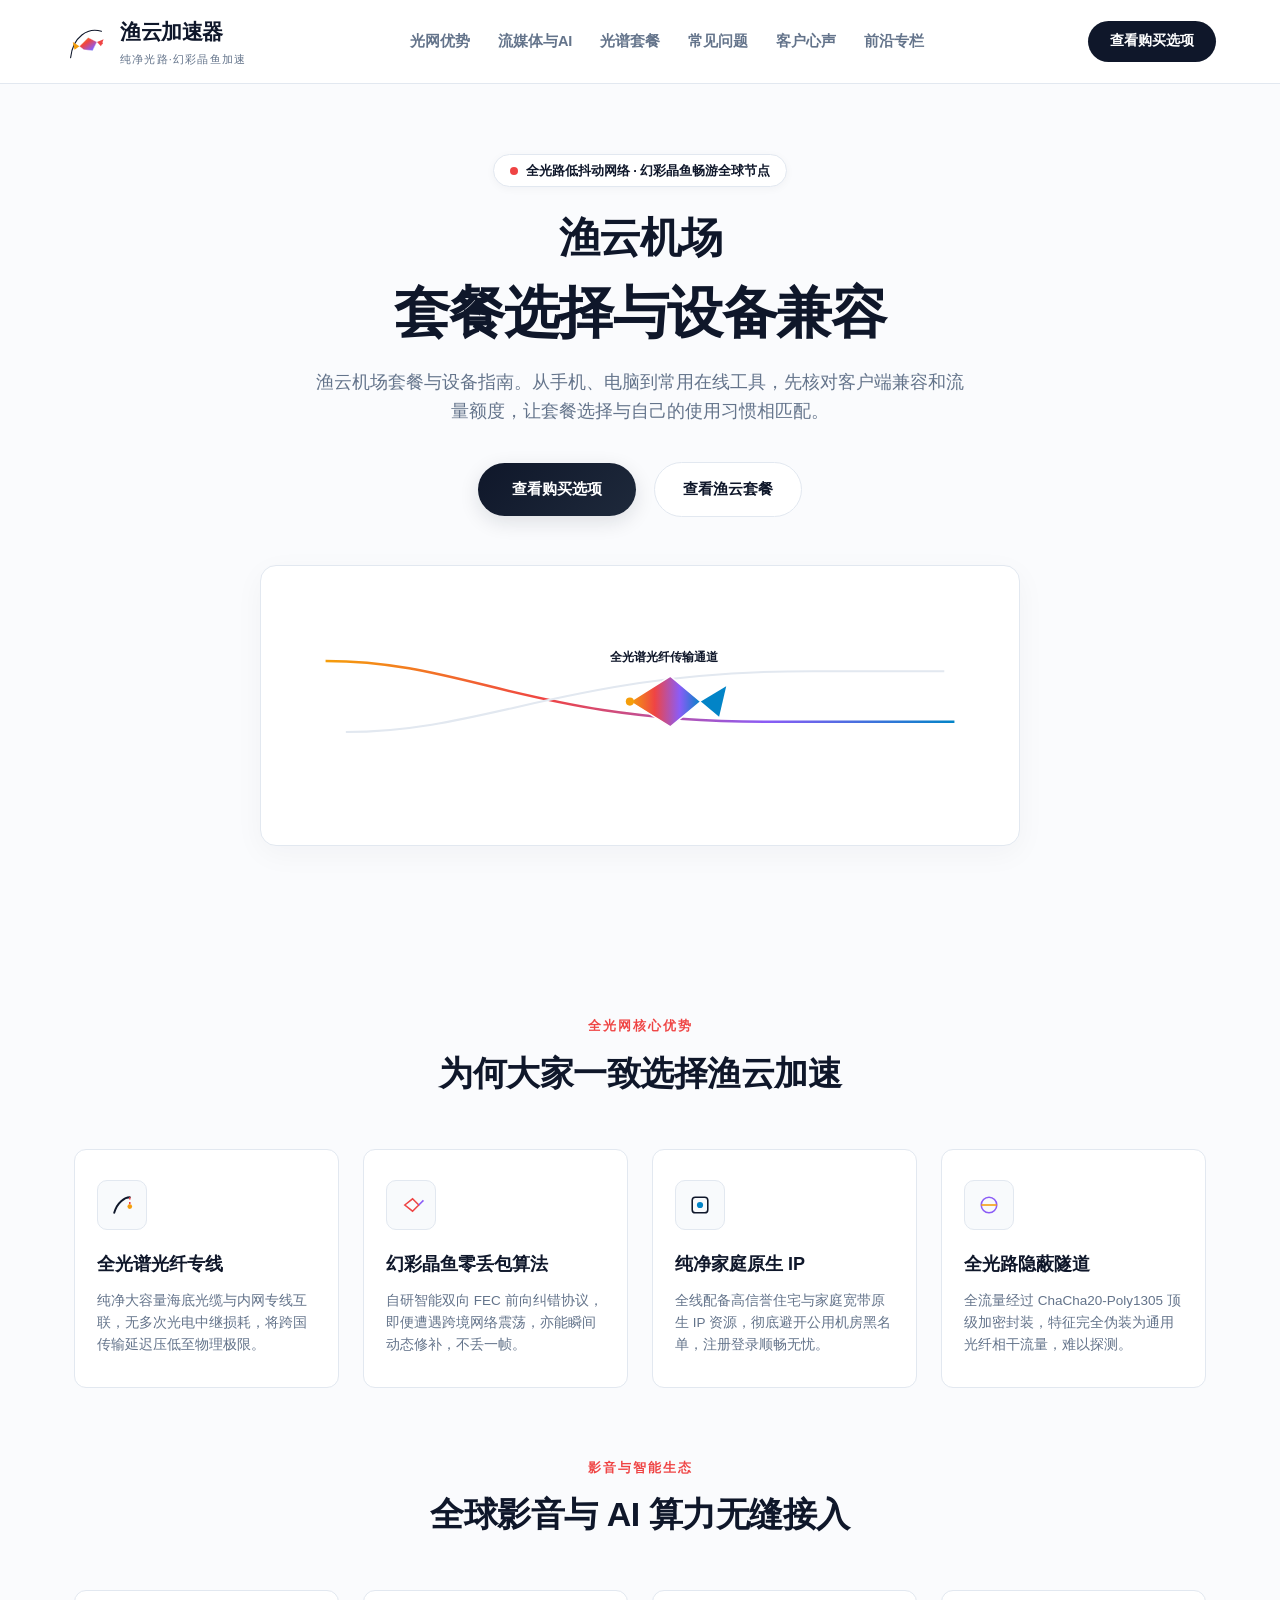
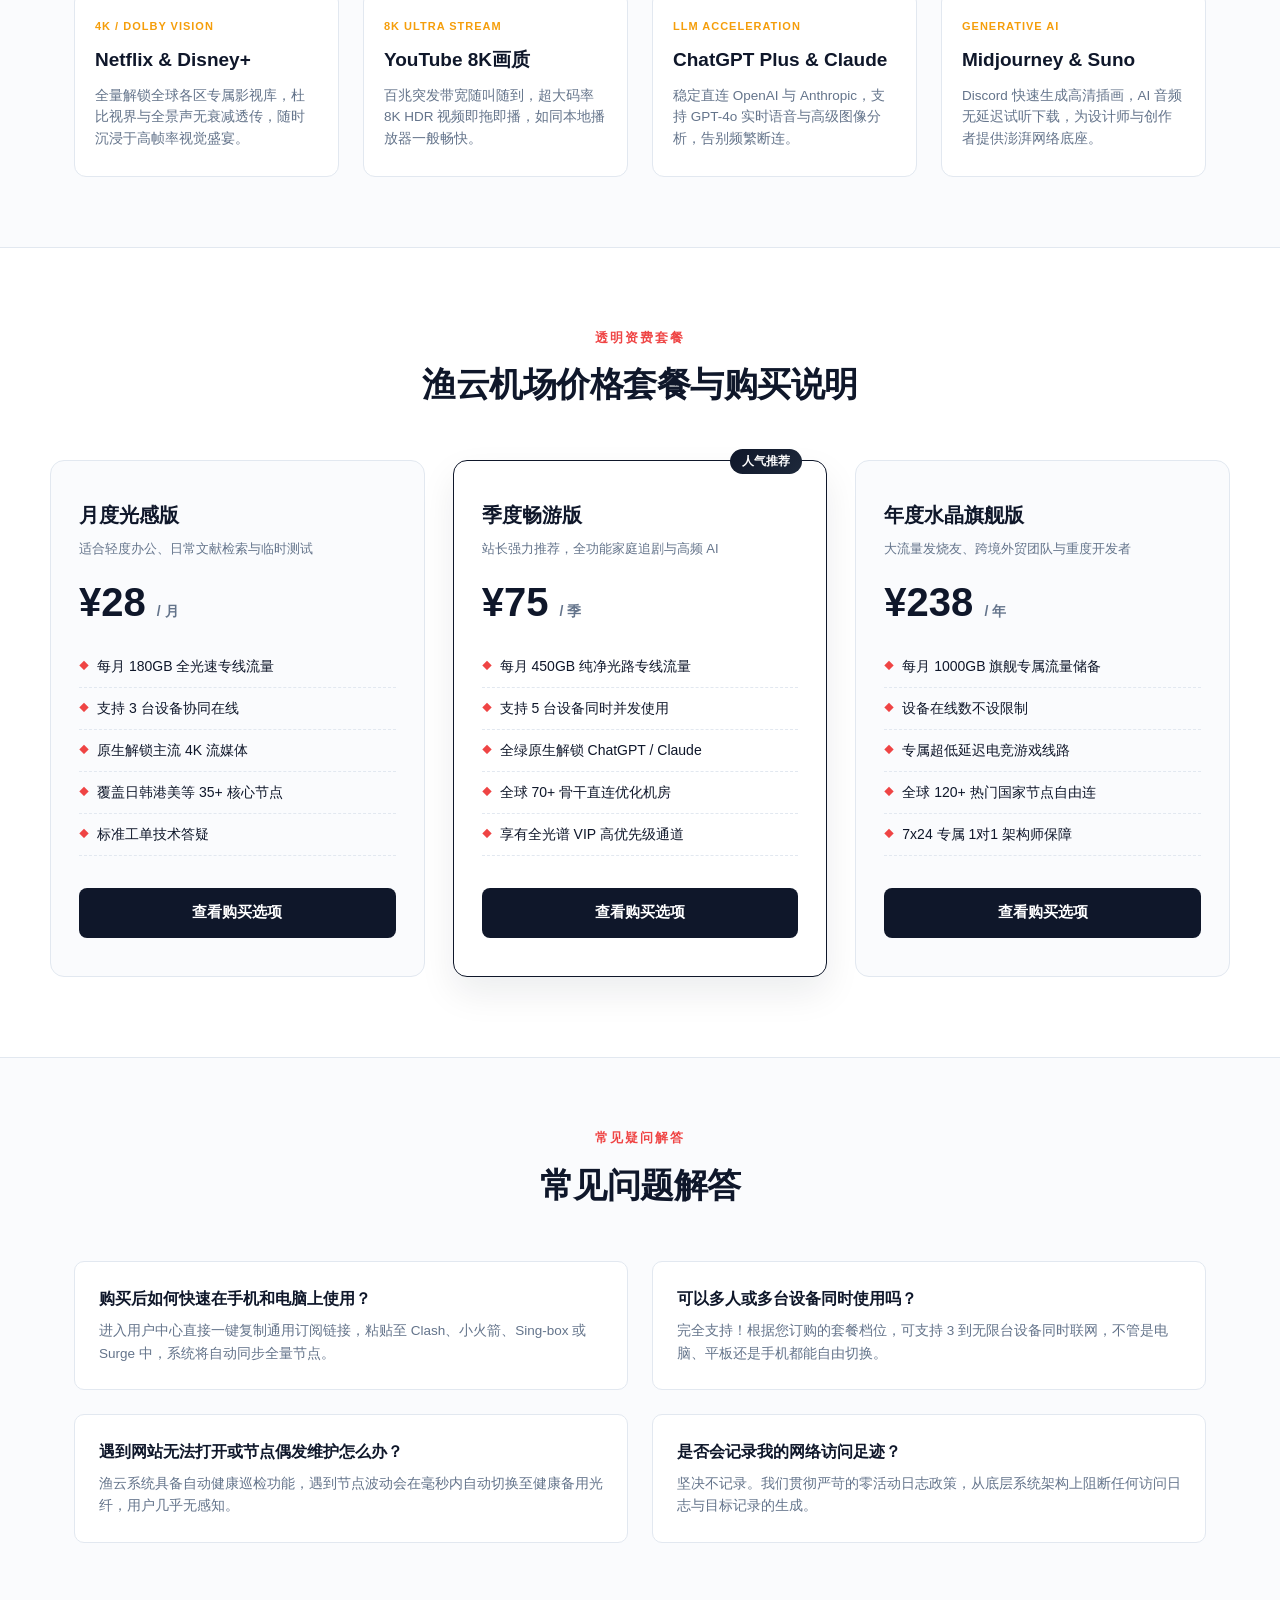
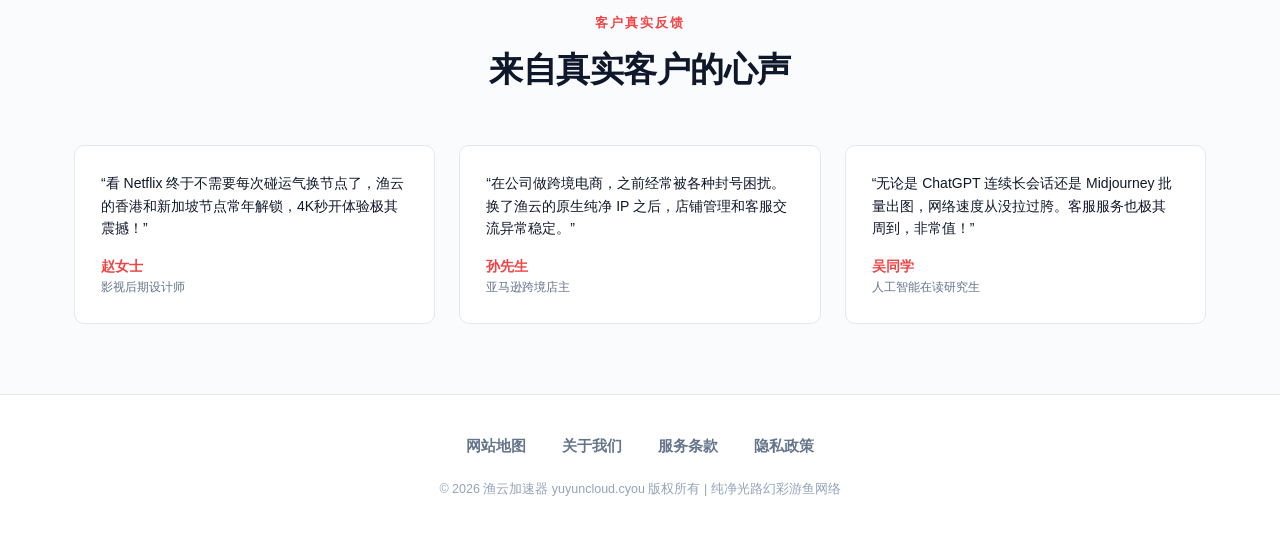
<file: index.html>
<!DOCTYPE html>

<html lang="zh-CN">
<head>
<meta charset="utf-8"/>
<meta content="width=device-width, initial-scale=1" name="viewport"/>
<title>渔云机场｜套餐选择与设备兼容指南</title>
<meta content="渔云机场套餐与设备指南。从手机、电脑到常用在线工具，先核对客户端兼容和流量额度，让套餐选择与自己的使用习惯相匹配。" name="description"/>
<link href="https://yuyuncloud.cyou/" rel="canonical"/>
<meta content="渔云机场｜套餐选择与设备兼容指南" property="og:title"/>
<meta content="渔云机场套餐与设备指南。从手机、电脑到常用在线工具，先核对客户端兼容和流量额度，让套餐选择与自己的使用习惯相匹配。" property="og:description"/>
<meta content="https://yuyuncloud.cyou/" property="og:url"/>
<meta content="website" property="og:type"/>
<meta content="渔云" property="og:site_name"/>
<meta content="zh_CN" property="og:locale"/>
<meta content="summary_large_image" name="twitter:card"/>
<meta content="渔云机场｜套餐选择与设备兼容指南" name="twitter:title"/>
<meta content="渔云机场套餐与设备指南。从手机、电脑到常用在线工具，先核对客户端兼容和流量额度，让套餐选择与自己的使用习惯相匹配。" name="twitter:description"/>
<style>
    :root {
      --bg-canvas: #fafbfd;
      --bg-card: #ffffff;
      --color-dark: #0f172a;
      --color-muted: #64748b;
      --color-border: #e2e8f0;
      --prism-grad: linear-gradient(135deg, #f59e0b 0%, #ef4444 40%, #8b5cf6 80%, #0284c7 100%);
      --prism-coral: #ef4444;
      --prism-amber: #f59e0b;
      --font-body: -apple-system, BlinkMacSystemFont, "Segoe UI", Roboto, "PingFang SC", "Microsoft YaHei", sans-serif;
    }
    * { box-sizing: border-box; margin: 0; padding: 0; }
    html { scroll-behavior: smooth; }
    body {
      background-color: var(--bg-canvas);
      color: var(--color-dark);
      font-family: var(--font-body);
      line-height: 1.65;
      -webkit-font-smoothing: antialiased;
    }
    a { color: inherit; text-decoration: none; }

    /* Nav */
    .prism-navbar {
      position: sticky;
      top: 0;
      z-index: 100;
      background: rgba(255, 255, 255, 0.96);
      border-bottom: 1px solid var(--color-border);
      backdrop-filter: blur(8px);
    }
    .prism-nav-inner {
      max-width: 1200px;
      margin: 0 auto;
      padding: 15px 24px;
      display: flex;
      align-items: center;
      justify-content: space-between;
      gap: 20px;
    }
    .prism-brand {
      display: flex;
      align-items: center;
      gap: 12px;
      flex-shrink: 0;
    }
    .prism-fish-svg {
      width: 44px;
      height: 44px;
      flex-shrink: 0;
    }
    .prism-title-col {
      display: flex;
      flex-direction: column;
    }
    .prism-brand-name {
      font-size: 21px;
      font-weight: 900;
      letter-spacing: -0.5px;
      color: var(--color-dark);
    }
    .prism-brand-name span {
      background: var(--prism-grad);
      -webkit-background-clip: text;
      -webkit-text-fill-color: transparent;
    }
    .prism-tagline {
      font-size: 11px;
      color: var(--color-muted);
      letter-spacing: 1.2px;
    }

    /* Section Navigation Links */
    .prism-nav-links {
      display: flex;
      align-items: center;
      gap: 28px;
      list-style: none;
    }
    .prism-nav-links a {
      font-size: 14.5px;
      font-weight: 700;
      color: var(--color-muted);
      transition: color 0.2s;
      position: relative;
    }
    .prism-nav-links a:hover {
      color: var(--color-dark);
    }
    .prism-nav-links a::after {
      content: "";
      position: absolute;
      bottom: -6px;
      left: 0;
      width: 0;
      height: 2px;
      background: var(--prism-grad);
      transition: width 0.2s;
    }
    .prism-nav-links a:hover::after {
      width: 100%;
    }

    .prism-top-login {
      background: var(--color-dark);
      color: #fff;
      font-size: 13.5px;
      font-weight: 700;
      padding: 9px 22px;
      border-radius: 999px;
      transition: all 0.2s;
      flex-shrink: 0;
    }
    .prism-top-login:hover { background: #1e293b; }

    /* Hero */
    .prism-hero {
      max-width: 1180px;
      margin: 0 auto;
      padding: 70px 24px 50px;
      text-align: center;
    }
    .crystal-badge {
      display: inline-flex;
      align-items: center;
      gap: 8px;
      padding: 5px 16px;
      background: #ffffff;
      border: 1px solid var(--color-border);
      border-radius: 999px;
      font-size: 13px;
      font-weight: 700;
      color: var(--color-dark);
      margin-bottom: 24px;
      box-shadow: 0 2px 8px rgba(15, 23, 42, 0.04);
    }
    .crystal-badge-dot {
      width: 8px; height: 8px; border-radius: 50%;
      background: var(--prism-coral);
    }
    .hero-h1 {
      font-size: 50px;
      font-weight: 900;
      line-height: 1.2;
      color: var(--color-dark);
      margin-bottom: 22px;
      letter-spacing: -1px;
      max-width: 900px;
      margin-left: auto;
      margin-right: auto;
    }
    .hero-h1 span.color-grad {
      background: var(--prism-grad);
      -webkit-background-clip: text;
      -webkit-text-fill-color: transparent;
    }
    .hero-p {
      font-size: 17.5px;
      color: var(--color-muted);
      max-width: 660px;
      margin: 0 auto 36px;
    }
    .hero-cta-group {
      display: flex;
      justify-content: center;
      align-items: center;
      gap: 18px;
      margin-bottom: 48px;
      flex-wrap: wrap;
    }
    .btn-main-trial {
      background: linear-gradient(135deg, #0f172a 0%, #1e293b 100%);
      color: #fff;
      font-size: 15px;
      font-weight: 800;
      padding: 14px 34px;
      border-radius: 999px;
      box-shadow: 0 6px 20px rgba(15, 23, 42, 0.12);
      transition: all 0.2s;
    }
    .btn-main-trial:hover {
      transform: translateY(-2px);
      box-shadow: 0 10px 28px rgba(15, 23, 42, 0.2);
    }
    .btn-pbn-pill {
      background: #ffffff;
      color: var(--color-dark);
      border: 1px solid var(--color-border);
      font-size: 15px;
      font-weight: 700;
      padding: 14px 28px;
      border-radius: 999px;
      transition: all 0.2s;
    }
    .btn-pbn-pill:hover { border-color: var(--color-dark); }

    /* Hero Crystal Fish Vector Art */
    .hero-art-pod {
      max-width: 760px;
      margin: 0 auto 50px;
      background: #ffffff;
      border: 1px solid var(--color-border);
      border-radius: 16px;
      padding: 24px;
      box-shadow: 0 8px 30px rgba(15, 23, 42, 0.04);
    }

    /* Content wrapper */
    .content-box {
      max-width: 1180px;
      margin: 0 auto;
      padding: 70px 24px;
    }
    .sec-center {
      text-align: center;
      margin-bottom: 48px;
    }
    .sec-sub {
      font-size: 12.5px;
      font-weight: 800;
      letter-spacing: 2px;
      color: var(--prism-coral);
      text-transform: uppercase;
      margin-bottom: 8px;
    }
    .sec-main-title {
      font-size: 34px;
      font-weight: 900;
      letter-spacing: -0.5px;
      color: var(--color-dark);
    }

    /* Core Advantages 4 Cards */
    .prism-grid-4 {
      display: grid;
      grid-template-columns: repeat(4, 1fr);
      gap: 24px;
    }
    .prism-card {
      background: #ffffff;
      border: 1px solid var(--color-border);
      border-radius: 12px;
      padding: 30px 22px;
      position: relative;
      transition: all 0.25s;
    }
    .prism-card::before {
      content: "";
      position: absolute;
      top: 0; left: 0; right: 0;
      height: 3px;
      background: var(--prism-grad);
      border-radius: 12px 12px 0 0;
      opacity: 0;
      transition: opacity 0.25s;
    }
    .prism-card:hover {
      transform: translateY(-5px);
      box-shadow: 0 14px 32px rgba(15, 23, 42, 0.06);
    }
    .prism-card:hover::before { opacity: 1; }
    .prism-icon-carrier {
      width: 50px;
      height: 50px;
      border-radius: 10px;
      background: #f8fafc;
      border: 1px solid var(--color-border);
      display: flex;
      align-items: center;
      justify-content: center;
      margin-bottom: 20px;
    }
    .prism-card-title {
      font-size: 18px;
      font-weight: 800;
      color: var(--color-dark);
      margin-bottom: 10px;
    }
    .prism-card-desc {
      font-size: 13.5px;
      color: var(--color-muted);
      line-height: 1.65;
    }

    /* Streaming & AI Cards */
    .stream-grid-4 {
      display: grid;
      grid-template-columns: repeat(4, 1fr);
      gap: 24px;
    }
    .stream-card {
      background: #ffffff;
      border: 1px solid var(--color-border);
      border-radius: 12px;
      padding: 26px 20px;
    }
    .stream-tag {
      font-size: 11px;
      font-weight: 800;
      color: var(--prism-amber);
      letter-spacing: 1px;
      margin-bottom: 8px;
    }
    .stream-name {
      font-size: 19px;
      font-weight: 900;
      color: var(--color-dark);
      margin-bottom: 10px;
    }
    .stream-desc {
      font-size: 13.5px;
      color: var(--color-muted);
      line-height: 1.6;
    }

    /* Pricing Section (3 tiers) */
    .prism-price-section {
      background: #ffffff;
      border-top: 1px solid var(--color-border);
      border-bottom: 1px solid var(--color-border);
      padding: 80px 24px;
    }
    .pricing-tri-box {
      max-width: 1180px;
      margin: 0 auto;
      display: grid;
      grid-template-columns: repeat(3, 1fr);
      gap: 28px;
    }
    .prism-plan-card {
      border: 1px solid var(--color-border);
      border-radius: 14px;
      padding: 38px 28px;
      background: #fafbfd;
      position: relative;
      display: flex;
      flex-direction: column;
      transition: all 0.25s;
    }
    .prism-plan-card.highlight {
      background: #ffffff;
      border-color: #0f172a;
      box-shadow: 0 16px 36px rgba(15, 23, 42, 0.08);
    }
    .prism-plan-card.highlight::after {
      content: "人气推荐";
      position: absolute;
      top: -12px;
      right: 24px;
      background: linear-gradient(135deg, #0f172a 0%, #1e293b 100%);
      color: #fff;
      font-size: 11.5px;
      font-weight: 800;
      padding: 3px 12px;
      border-radius: 999px;
    }
    .plan-tier-name { font-size: 20px; font-weight: 900; color: var(--color-dark); margin-bottom: 6px; }
    .plan-tier-sub { font-size: 13px; color: var(--color-muted); margin-bottom: 22px; }
    .plan-cash { font-size: 40px; font-weight: 900; color: var(--color-dark); line-height: 1; margin-bottom: 24px; }
    .plan-cash span { font-size: 14px; color: var(--color-muted); font-weight: 600; }
    .plan-bullet-list { list-style: none; margin-bottom: 32px; flex-grow: 1; font-size: 14px; }
    .plan-bullet-list li { padding: 9px 0; border-bottom: 1px dashed #e2e8f0; display: flex; align-items: center; gap: 8px; }
    .plan-bullet-list li::before { content: "◆"; font-size: 10px; color: var(--prism-coral); }
    .btn-prism-buy {
      background: var(--color-dark);
      color: #fff;
      text-align: center;
      padding: 13px;
      border-radius: 8px;
      font-weight: 800;
      font-size: 14.5px;
      transition: all 0.2s;
      display: block;
    }
    .btn-prism-buy:hover { background: #1e293b; }

    /* FAQ */
    .prism-faq-grid {
      display: grid;
      grid-template-columns: 1fr 1fr;
      gap: 24px;
    }
    .prism-faq-item {
      background: #ffffff;
      border: 1px solid var(--color-border);
      border-radius: 10px;
      padding: 24px;
    }
    .p-faq-q { font-size: 16px; font-weight: 800; color: var(--color-dark); margin-bottom: 8px; }
    .p-faq-a { font-size: 13.5px; color: var(--color-muted); line-height: 1.65; }

    /* Testimonials */
    .prism-testi-grid {
      display: grid;
      grid-template-columns: repeat(3, 1fr);
      gap: 24px;
      margin-top: 40px;
    }
    .prism-testi-card {
      background: #ffffff;
      border: 1px solid var(--color-border);
      border-radius: 10px;
      padding: 26px;
    }
    .p-testi-txt { font-size: 14px; color: var(--color-dark); margin-bottom: 16px; line-height: 1.6; }
    .p-testi-who { font-size: 13.5px; font-weight: 800; color: var(--prism-coral); }
    .p-testi-occ { font-size: 11.5px; color: var(--color-muted); }

    /* Strict Footer: ONLY 4 titles */
    .strict-footer-prism {
      background: #ffffff;
      border-top: 1px solid var(--color-border);
      padding: 40px 24px;
      text-align: center;
    }
    .footer-four-row {
      display: flex;
      justify-content: center;
      align-items: center;
      gap: 36px;
      margin-bottom: 20px;
      flex-wrap: wrap;
    }
    .footer-four-row a {
      font-size: 14.5px;
      font-weight: 700;
      color: var(--color-muted);
      transition: color 0.2s;
    }
    .footer-four-row a:hover { color: var(--color-dark); text-decoration: underline; }
    .footer-copy-text {
      font-size: 12.5px;
      color: #94a3b8;
    }

    @media (max-width: 900px) {
      .hero-h1 { font-size: 32px; }
      .prism-grid-4, .stream-grid-4, .pricing-tri-box, .prism-faq-grid, .prism-testi-grid { grid-template-columns: 1fr; }
      .btn-main-trial, .btn-pbn-pill, .btn-prism-buy { width: 100%; text-align: center; }
      .prism-nav-links { display: none; }
      .footer-four-row { gap: 20px; }
    }
  </style>
<script id="landing-maintenance-schema" type="application/ld+json">{"@context":"https://schema.org","@type":"WebSite","name":"渔云机场｜在线工具与设备兼容核对","url":"https://yuyuncloud.cyou/","inLanguage":"zh-CN"}</script>
<link href="landing-maintenance.css" rel="stylesheet"/>
</head>
<body>
<!-- Top Nav with Sections Menu -->
<header class="prism-navbar">
<div class="prism-nav-inner">
<a class="prism-brand" href="index.html">
<!-- Integrated Logo: Prismatic optical crystal fish leaping through fiber angling line -->
<svg class="prism-fish-svg" fill="none" viewbox="0 0 100 100" xmlns="http://www.w3.org/2000/svg">
<defs>
<lineargradient id="prismFishGrad" x1="0%" x2="100%" y1="0%" y2="100%">
<stop offset="0%" stop-color="#f59e0b"></stop>
<stop offset="40%" stop-color="#ef4444"></stop>
<stop offset="80%" stop-color="#8b5cf6"></stop>
<stop offset="100%" stop-color="#0284c7"></stop>
</lineargradient>
</defs>
<!-- Slender Fiber-Optic Angling Rod Curve -->
<path d="M15 88 C 20 40, 55 18, 85 28" stroke="#0f172a" stroke-linecap="round" stroke-width="2.5"></path>
<line stroke="url(#prismFishGrad)" stroke-dasharray="3 3" stroke-width="1.5" x1="85" x2="85" y1="28" y2="55"></line>
<circle cx="85" cy="55" fill="#ef4444" r="3"></circle>
<!-- Prismatic Crystal Leaping Fish with Facets -->
<polygon fill="url(#prismFishGrad)" points="35,62 55,42 75,52 65,72 45,70" stroke="#ffffff" stroke-width="1"></polygon>
<polygon fill="#ef4444" points="75,52 90,46 84,62"></polygon>
<polygon fill="#f59e0b" points="35,62 20,52 24,70"></polygon>
</svg>
<div class="prism-title-col">
<div class="prism-brand-name">渔云加速器</div>
<div class="prism-tagline">纯净光路·幻彩晶鱼加速</div>
</div>
</a>
<!-- Section Navigation Menu -->
<nav>
<ul class="prism-nav-links">
<li><a href="#advantages">光网优势</a></li>
<li><a href="#streaming">流媒体与AI</a></li>
<li><a href="#pricing">光谱套餐</a></li>
<li><a href="#faq">常见问题</a></li>
<li><a href="#reviews">客户心声</a></li>
<li><a href="perspectives.html">前沿专栏</a></li>
</ul>
</nav>
<a class="prism-top-login" href="https://ww012.twilightaff.com/#/?code=A56DH1Af" rel="nofollow noopener sponsored" target="_blank">查看购买选项</a>
</div>
</header>
<!-- Hero Section -->
<main>
<section class="prism-hero">
<div class="crystal-badge">
<span class="crystal-badge-dot"></span> 全光路低抖动网络 · 幻彩晶鱼畅游全球节点
      </div>
<h1 class="hero-h1" data-landing-title="true"><span class="landing-brand">渔云机场</span><span class="landing-focus">套餐选择与设备兼容</span></h1>
<p class="hero-p">渔云机场套餐与设备指南。从手机、电脑到常用在线工具，先核对客户端兼容和流量额度，让套餐选择与自己的使用习惯相匹配。</p>
<div class="hero-cta-group">
<a class="btn-main-trial" href="https://ww012.twilightaff.com/#/?code=A56DH1Af" rel="nofollow noopener sponsored" target="_blank">查看购买选项</a>
<a class="btn-pbn-pill" data-package-cta="true" href="#pricing">查看渔云套餐</a>
</div>
<!-- Vector Artwork: Prismatic Optical Fish Vector -->
<div class="hero-art-pod">
<svg fill="none" height="auto" viewbox="0 0 700 220" width="100%" xmlns="http://www.w3.org/2000/svg">
<defs>
<lineargradient id="waveGradPrism" x1="0%" x2="100%" y1="0%" y2="0%">
<stop offset="0%" stop-color="#f59e0b"></stop>
<stop offset="35%" stop-color="#ef4444"></stop>
<stop offset="70%" stop-color="#8b5cf6"></stop>
<stop offset="100%" stop-color="#0284c7"></stop>
</lineargradient>
</defs>
<!-- Fiber Optic Lines -->
<path d="M40 70 C 180 70, 240 130, 480 130 T 660 130" stroke="url(#waveGradPrism)" stroke-width="2.5"></path>
<path d="M60 140 C 200 140, 280 80, 520 80 T 650 80" stroke="#e2e8f0" stroke-width="2"></path>
<!-- Crystal Fish Swimming Along Light Path -->
<polygon fill="url(#waveGradPrism)" points="340,110 380,85 410,110 380,135" stroke="#ffffff" stroke-width="1.5"></polygon>
<polygon fill="#0284c7" points="410,110 435,95 428,125"></polygon>
<circle cx="340" cy="110" fill="#f59e0b" r="4"></circle>
<text fill="#0f172a" font-size="12" font-weight="800" x="320" y="70">全光谱光纤传输通道</text>
</svg>
</div>
</section>
<!-- Core Product Advantages (4 cards) -->
<section class="content-box" id="advantages">
<div class="sec-center">
<div class="sec-sub">全光网核心优势</div>
<h2 class="sec-main-title">为何大家一致选择渔云加速</h2>
</div>
<div class="prism-grid-4">
<div class="prism-card">
<div class="prism-icon-carrier">
<!-- Prismatic Fish Line Vector Icon -->
<svg fill="none" height="28" viewbox="0 0 36 36" width="28" xmlns="http://www.w3.org/2000/svg">
<path d="M8 28 C 12 14, 22 8, 28 8" stroke="#0f172a" stroke-linecap="round" stroke-width="2.5"></path>
<path d="M28 8 L 28 20" stroke="#ef4444" stroke-dasharray="3 3" stroke-width="2"></path>
<circle cx="28" cy="20" fill="#f59e0b" r="3"></circle>
</svg>
</div>
<h3 class="prism-card-title">全光谱光纤专线</h3>
<p class="prism-card-desc">纯净大容量海底光缆与内网专线互联，无多次光电中继损耗，将跨国传输延迟压低至物理极限。</p>
</div>
<div class="prism-card">
<div class="prism-icon-carrier">
<!-- Prismatic Crystal Fish Icon -->
<svg fill="none" height="28" viewbox="0 0 36 36" width="28" xmlns="http://www.w3.org/2000/svg">
<polygon fill="none" points="10,18 20,10 28,18 20,26" stroke="#ef4444" stroke-width="2"></polygon>
<line stroke="#8b5cf6" stroke-width="2" x1="28" x2="34" y1="18" y2="12"></line>
</svg>
</div>
<h3 class="prism-card-title">幻彩晶鱼零丢包算法</h3>
<p class="prism-card-desc">自研智能双向 FEC 前向纠错协议，即便遭遇跨境网络震荡，亦能瞬间动态修补，不丢一帧。</p>
</div>
<div class="prism-card">
<div class="prism-icon-carrier">
<!-- Pure Native IP Shield Icon -->
<svg fill="none" height="28" viewbox="0 0 36 36" width="28" xmlns="http://www.w3.org/2000/svg">
<rect height="20" rx="4" stroke="#0f172a" stroke-width="2" width="20" x="8" y="8"></rect>
<circle cx="18" cy="18" fill="#0284c7" r="4"></circle>
</svg>
</div>
<h3 class="prism-card-title">纯净家庭原生 IP</h3>
<p class="prism-card-desc">全线配备高信誉住宅与家庭宽带原生 IP 资源，彻底避开公用机房黑名单，注册登录顺畅无忧。</p>
</div>
<div class="prism-card">
<div class="prism-icon-carrier">
<!-- Optical Stealth Tunnel Icon -->
<svg fill="none" height="28" viewbox="0 0 36 36" width="28" xmlns="http://www.w3.org/2000/svg">
<circle cx="18" cy="18" r="10" stroke="#8b5cf6" stroke-width="2"></circle>
<line stroke="#f59e0b" stroke-width="2" x1="8" x2="28" y1="18" y2="18"></line>
</svg>
</div>
<h3 class="prism-card-title">全光路隐蔽隧道</h3>
<p class="prism-card-desc">全流量经过 ChaCha20-Poly1305 顶级加密封装，特征完全伪装为通用光纤相干流量，难以探测。</p>
</div>
</div>
</section>
<!-- Streaming & AI Cards (4 cards) -->
<section class="content-box" id="streaming" style="padding-top:0;">
<div class="sec-center">
<div class="sec-sub">影音与智能生态</div>
<h2 class="sec-main-title">全球影音与 AI 算力无缝接入</h2>
</div>
<div class="stream-grid-4">
<div class="stream-card">
<div class="stream-tag">4K / DOLBY VISION</div>
<h3 class="stream-name">Netflix &amp; Disney+</h3>
<p class="stream-desc">全量解锁全球各区专属影视库，杜比视界与全景声无衰减透传，随时沉浸于高帧率视觉盛宴。</p>
</div>
<div class="stream-card">
<div class="stream-tag">8K ULTRA STREAM</div>
<h3 class="stream-name">YouTube 8K画质</h3>
<p class="stream-desc">百兆突发带宽随叫随到，超大码率 8K HDR 视频即拖即播，如同本地播放器一般畅快。</p>
</div>
<div class="stream-card">
<div class="stream-tag">LLM ACCELERATION</div>
<h3 class="stream-name">ChatGPT Plus &amp; Claude</h3>
<p class="stream-desc">稳定直连 OpenAI 与 Anthropic，支持 GPT-4o 实时语音与高级图像分析，告别频繁断连。</p>
</div>
<div class="stream-card">
<div class="stream-tag">GENERATIVE AI</div>
<h3 class="stream-name">Midjourney &amp; Suno</h3>
<p class="stream-desc">Discord 快速生成高清插画，AI 音频无延迟试听下载，为设计师与创作者提供澎湃网络底座。</p>
</div>
</div>
</section>
<!-- Pricing Comparison Table (3 tiers) -->
<section class="prism-price-section" id="pricing" style=";scroll-margin-top:100px;">
<div class="sec-center">
<div class="sec-sub">透明资费套餐</div>
<h2 class="sec-main-title">渔云机场价格套餐与购买说明</h2>
</div>
<div class="pricing-tri-box">
<div class="prism-plan-card">
<div class="plan-tier-name">月度光感版</div>
<div class="plan-tier-sub">适合轻度办公、日常文献检索与临时测试</div>
<div class="plan-cash">¥28 <span>/ 月</span></div>
<ul class="plan-bullet-list">
<li>每月 180GB 全光速专线流量</li>
<li>支持 3 台设备协同在线</li>
<li>原生解锁主流 4K 流媒体</li>
<li>覆盖日韩港美等 35+ 核心节点</li>
<li>标准工单技术答疑</li>
</ul>
<a class="btn-prism-buy" href="https://ww012.twilightaff.com/#/?code=A56DH1Af" rel="nofollow noopener sponsored" target="_blank">查看购买选项</a>
</div>
<div class="prism-plan-card highlight">
<div class="plan-tier-name">季度畅游版</div>
<div class="plan-tier-sub">站长强力推荐，全功能家庭追剧与高频 AI</div>
<div class="plan-cash">¥75 <span>/ 季</span></div>
<ul class="plan-bullet-list">
<li>每月 450GB 纯净光路专线流量</li>
<li>支持 5 台设备同时并发使用</li>
<li>全绿原生解锁 ChatGPT / Claude</li>
<li>全球 70+ 骨干直连优化机房</li>
<li>享有全光谱 VIP 高优先级通道</li>
</ul>
<a class="btn-prism-buy" href="https://ww012.twilightaff.com/#/?code=A56DH1Af" rel="nofollow noopener sponsored" target="_blank">查看购买选项</a>
</div>
<div class="prism-plan-card">
<div class="plan-tier-name">年度水晶旗舰版</div>
<div class="plan-tier-sub">大流量发烧友、跨境外贸团队与重度开发者</div>
<div class="plan-cash">¥238 <span>/ 年</span></div>
<ul class="plan-bullet-list">
<li>每月 1000GB 旗舰专属流量储备</li>
<li>设备在线数不设限制</li>
<li>专属超低延迟电竞游戏线路</li>
<li>全球 120+ 热门国家节点自由连</li>
<li>7x24 专属 1对1 架构师保障</li>
</ul>
<a class="btn-prism-buy" href="https://ww012.twilightaff.com/#/?code=A56DH1Af" rel="nofollow noopener sponsored" target="_blank">查看购买选项</a>
</div>
</div>
</section>
<!-- FAQ (4 items) -->
<section class="content-box" id="faq">
<div class="sec-center">
<div class="sec-sub">常见疑问解答</div>
<h2 class="sec-main-title">常见问题解答</h2>
</div>
<div class="prism-faq-grid">
<div class="prism-faq-item">
<div class="p-faq-q">购买后如何快速在手机和电脑上使用？</div>
<div class="p-faq-a">进入用户中心直接一键复制通用订阅链接，粘贴至 Clash、小火箭、Sing-box 或 Surge 中，系统将自动同步全量节点。</div>
</div>
<div class="prism-faq-item">
<div class="p-faq-q">可以多人或多台设备同时使用吗？</div>
<div class="p-faq-a">完全支持！根据您订购的套餐档位，可支持 3 到无限台设备同时联网，不管是电脑、平板还是手机都能自由切换。</div>
</div>
<div class="prism-faq-item">
<div class="p-faq-q">遇到网站无法打开或节点偶发维护怎么办？</div>
<div class="p-faq-a">渔云系统具备自动健康巡检功能，遇到节点波动会在毫秒内自动切换至健康备用光纤，用户几乎无感知。</div>
</div>
<div class="prism-faq-item">
<div class="p-faq-q">是否会记录我的网络访问足迹？</div>
<div class="p-faq-a">坚决不记录。我们贯彻严苛的零活动日志政策，从底层系统架构上阻断任何访问日志与目标记录的生成。</div>
</div>
</div>
</section>
<!-- Testimonials (3 cards) -->
<section class="content-box" id="reviews" style="padding-top:0;">
<div class="sec-center">
<div class="sec-sub">客户真实反馈</div>
<h2 class="sec-main-title">来自真实客户的心声</h2>
</div>
<div class="prism-testi-grid">
<div class="prism-testi-card">
<div class="p-testi-txt">“看 Netflix 终于不需要每次碰运气换节点了，渔云的香港和新加坡节点常年解锁，4K秒开体验极其震撼！”</div>
<div class="p-testi-who">赵女士</div>
<div class="p-testi-occ">影视后期设计师</div>
</div>
<div class="prism-testi-card">
<div class="p-testi-txt">“在公司做跨境电商，之前经常被各种封号困扰。换了渔云的原生纯净 IP 之后，店铺管理和客服交流异常稳定。”</div>
<div class="p-testi-who">孙先生</div>
<div class="p-testi-occ">亚马逊跨境店主</div>
</div>
<div class="prism-testi-card">
<div class="p-testi-txt">“无论是 ChatGPT 连续长会话还是 Midjourney 批量出图，网络速度从没拉过胯。客服服务也极其周到，非常值！”</div>
<div class="p-testi-who">吴同学</div>
<div class="p-testi-occ">人工智能在读研究生</div>
</div>
</div>
</section>
</main>
<!-- Strict Footer: ONLY 4 titles -->
<footer class="strict-footer-prism">
<div class="footer-four-row">
<a href="sitemap.html" target="_blank">网站地图</a>
<a href="about.html" target="_blank">关于我们</a>
<a href="terms.html" target="_blank">服务条款</a>
<a href="privacy.html" target="_blank">隐私政策</a>
</div>
<div class="footer-copy-text">
      © 2026 渔云加速器 yuyuncloud.cyou 版权所有 | 纯净光路幻彩游鱼网络
    </div>
</footer>
</body>
</html>
</file>
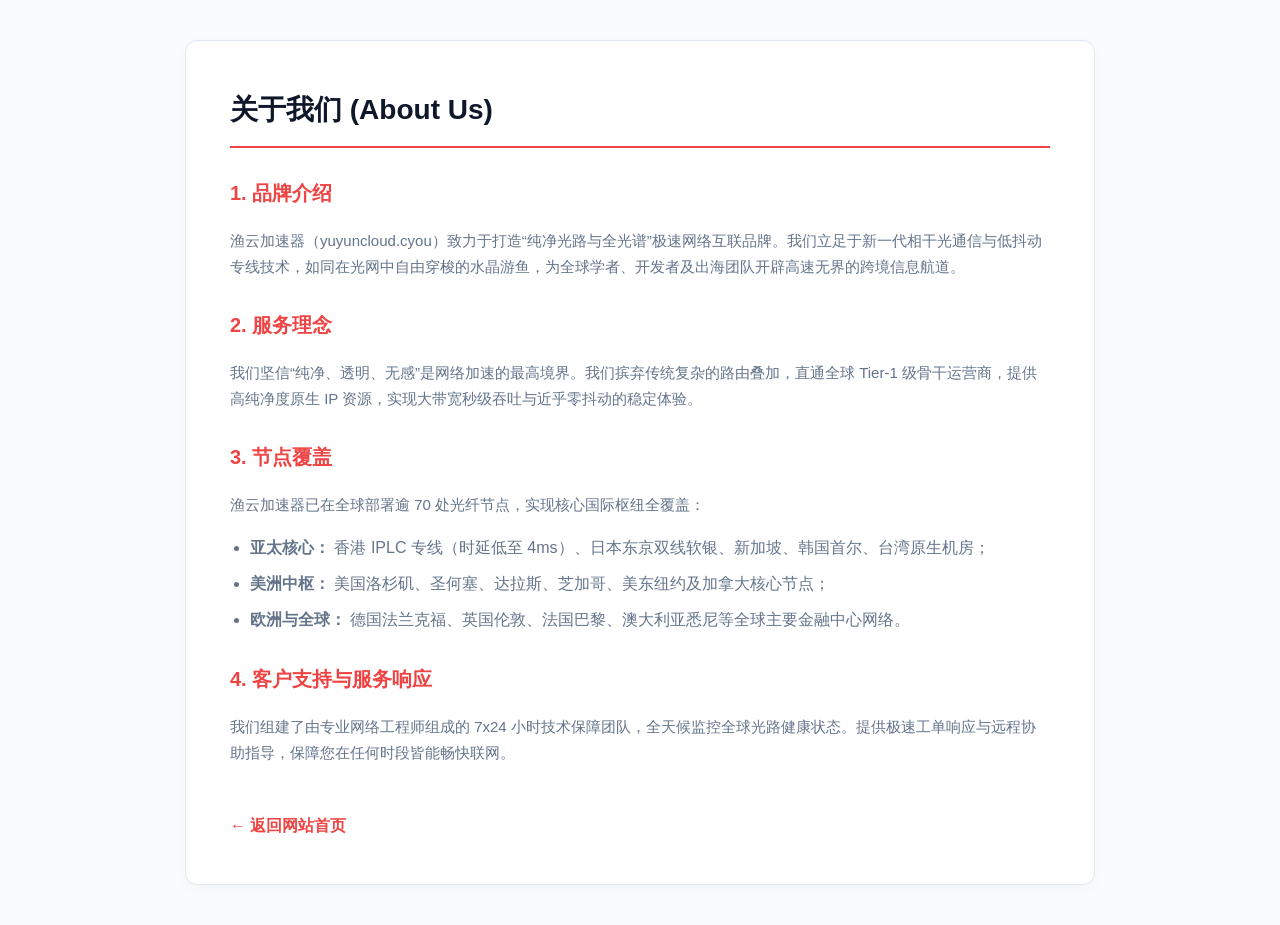
<file: about.html>
<!DOCTYPE html>
<html lang="zh-CN">
<head>
  <meta charset="UTF-8">
  <meta name="viewport" content="width=device-width, initial-scale=1">
  <title>关于我们 | 渔云加速器 yuyuncloud.cyou</title>
  <style>
    body { background:#fafbfd; color:#0f172a; font-family:-apple-system,BlinkMacSystemFont,"Segoe UI",Roboto,"PingFang SC",sans-serif; margin:0; padding:40px 20px; line-height:1.75; }
    .page-box { max-width:820px; margin:0 auto; background:#ffffff; padding:44px; border:1px solid #e2e8f0; border-radius:12px; box-shadow:0 4px 16px rgba(15,23,42,0.03); }
    h1 { color:#0f172a; border-bottom:2px solid #ef4444; padding-bottom:12px; margin-top:0; font-size:28px; }
    h2 { color:#ef4444; font-size:20px; margin-top:28px; }
    p { color:#64748b; font-size:15px; margin-bottom:16px; }
    ul { color:#64748b; padding-left:20px; margin-bottom:20px; }
    li { margin-bottom:8px; }
    .back-btn { display:inline-block; margin-top:30px; color:#ef4444; font-weight:bold; text-decoration:none; }
    .back-btn:hover { text-decoration:underline; }
  </style>

<meta name="description" content="渔云加速器（yuyuncloud.cyou）致力于打造“纯净光路与全光谱”极速网络互联品牌。我们立足于新一代相干光通信与低抖动专线技术，如同在光网中自由穿梭的水晶游鱼，为全球学者、开发者及出海团队开辟高速无界的跨境信息航道。">
<meta property="og:url" content="https://yuyuncloud.cyou/about.html">
<meta property="og:title" content="关于我们 | 渔云加速器 yuyuncloud.cyou">
<meta property="og:description" content="渔云加速器（yuyuncloud.cyou）致力于打造“纯净光路与全光谱”极速网络互联品牌。我们立足于新一代相干光通信与低抖动专线技术，如同在光网中自由穿梭的水晶游鱼，为全球学者、开发者及出海团队开辟高速无界的跨境信息航道。">
<meta property="og:site_name" content="渔云">
<meta property="og:type" content="article">
<meta name="twitter:title" content="关于我们 | 渔云加速器 yuyuncloud.cyou">
<meta name="twitter:description" content="渔云加速器（yuyuncloud.cyou）致力于打造“纯净光路与全光谱”极速网络互联品牌。我们立足于新一代相干光通信与低抖动专线技术，如同在光网中自由穿梭的水晶游鱼，为全球学者、开发者及出海团队开辟高速无界的跨境信息航道。">
<link rel="canonical" href="https://yuyuncloud.cyou/about.html">
<script id="landing-maintenance-schema" type="application/ld+json">{"@context": "https://schema.org", "@type": "BreadcrumbList", "itemListElement": [{"@type": "ListItem", "position": 1, "name": "渔云机场", "item": "https://yuyuncloud.cyou/"}, {"@type": "ListItem", "position": 2, "name": "关于我们 | 渔云加速器 yuyuncloud.cyou", "item": "https://yuyuncloud.cyou/about.html"}]}</script>
</head>
<body>
  <div class="page-box">
    <h1>关于我们 (About Us)</h1>
    
    <h2>1. 品牌介绍</h2>
    <p>渔云加速器（yuyuncloud.cyou）致力于打造“纯净光路与全光谱”极速网络互联品牌。我们立足于新一代相干光通信与低抖动专线技术，如同在光网中自由穿梭的水晶游鱼，为全球学者、开发者及出海团队开辟高速无界的跨境信息航道。</p>

    <h2>2. 服务理念</h2>
    <p>我们坚信“纯净、透明、无感”是网络加速的最高境界。我们摈弃传统复杂的路由叠加，直通全球 Tier-1 级骨干运营商，提供高纯净度原生 IP 资源，实现大带宽秒级吞吐与近乎零抖动的稳定体验。</p>

    <h2>3. 节点覆盖</h2>
    <p>渔云加速器已在全球部署逾 70 处光纤节点，实现核心国际枢纽全覆盖：</p>
    <ul>
      <li><strong>亚太核心：</strong> 香港 IPLC 专线（时延低至 4ms）、日本东京双线软银、新加坡、韩国首尔、台湾原生机房；</li>
      <li><strong>美洲中枢：</strong> 美国洛杉矶、圣何塞、达拉斯、芝加哥、美东纽约及加拿大核心节点；</li>
      <li><strong>欧洲与全球：</strong> 德国法兰克福、英国伦敦、法国巴黎、澳大利亚悉尼等全球主要金融中心网络。</li>
    </ul>

    <h2>4. 客户支持与服务响应</h2>
    <p>我们组建了由专业网络工程师组成的 7x24 小时技术保障团队，全天候监控全球光路健康状态。提供极速工单响应与远程协助指导，保障您在任何时段皆能畅快联网。</p>

    <a href="index.html" class="back-btn">&larr; 返回网站首页</a>
  </div>
</body>
</html>
</file>
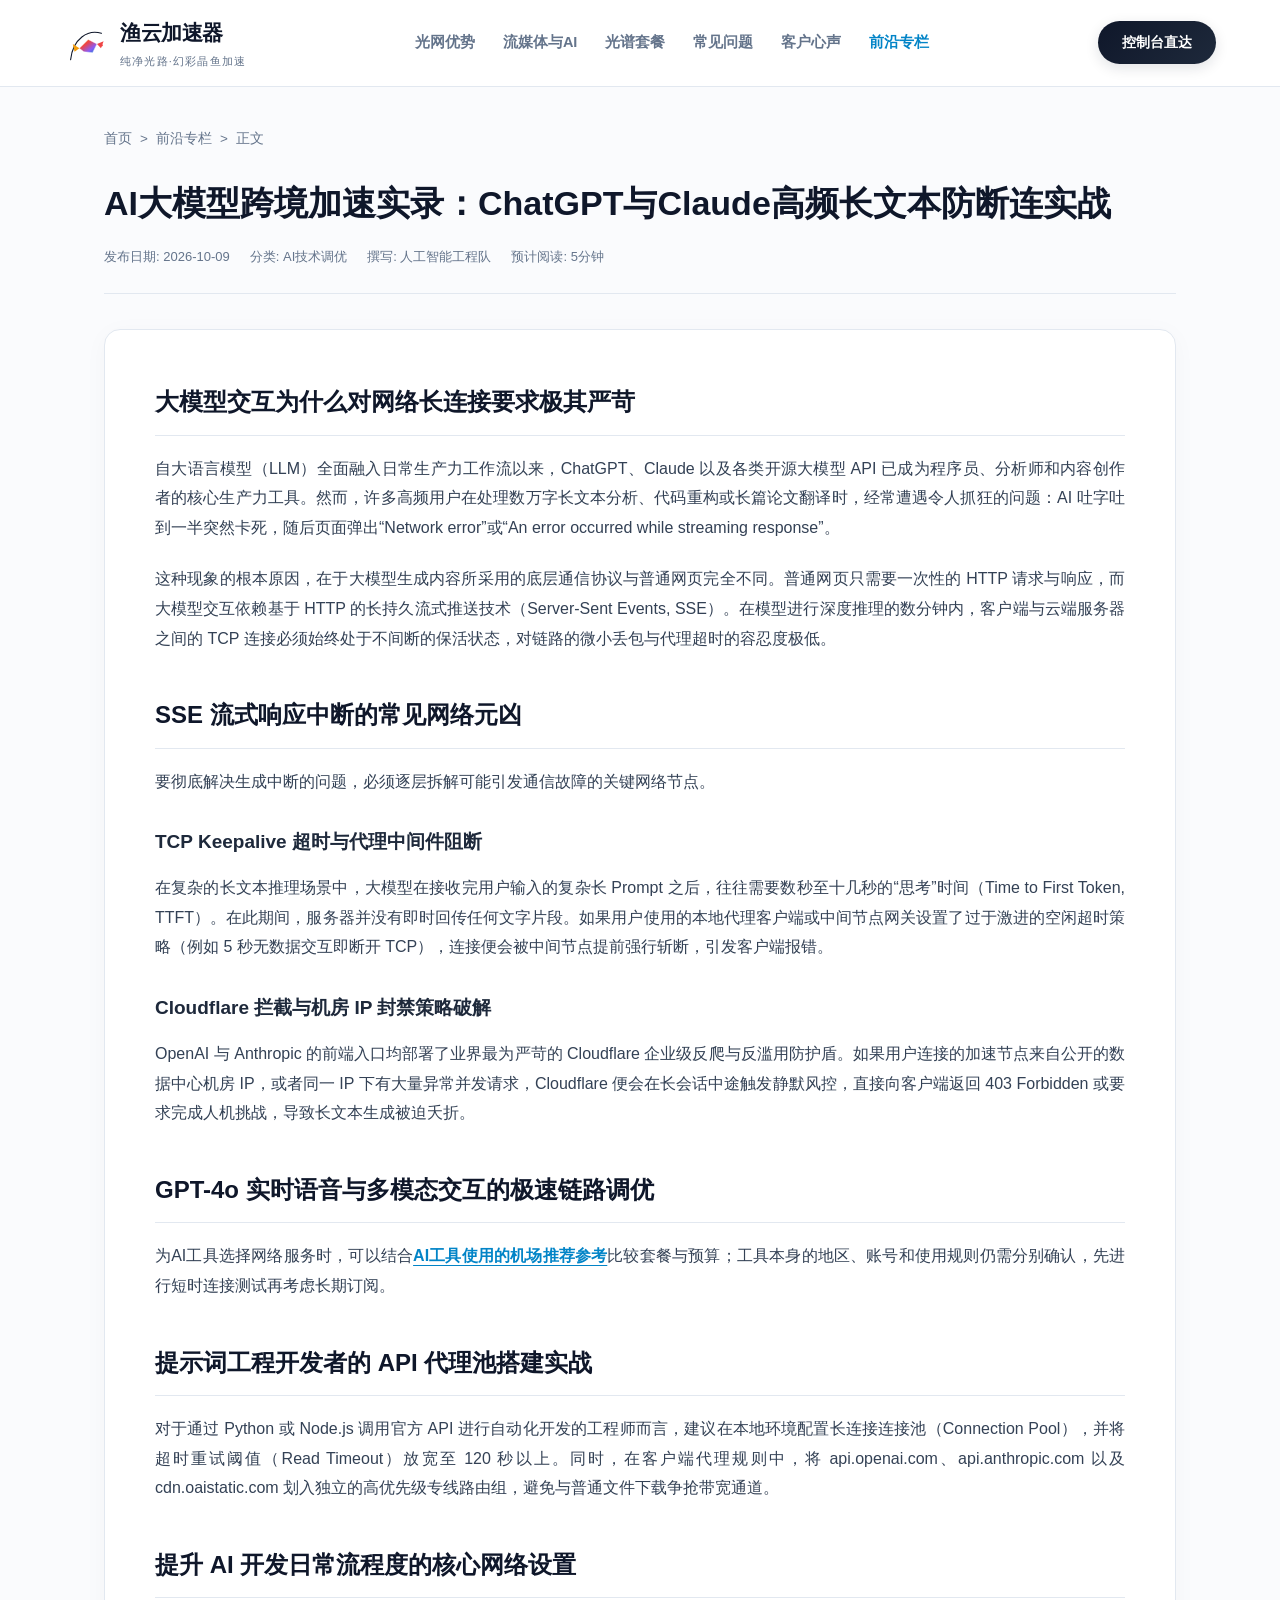
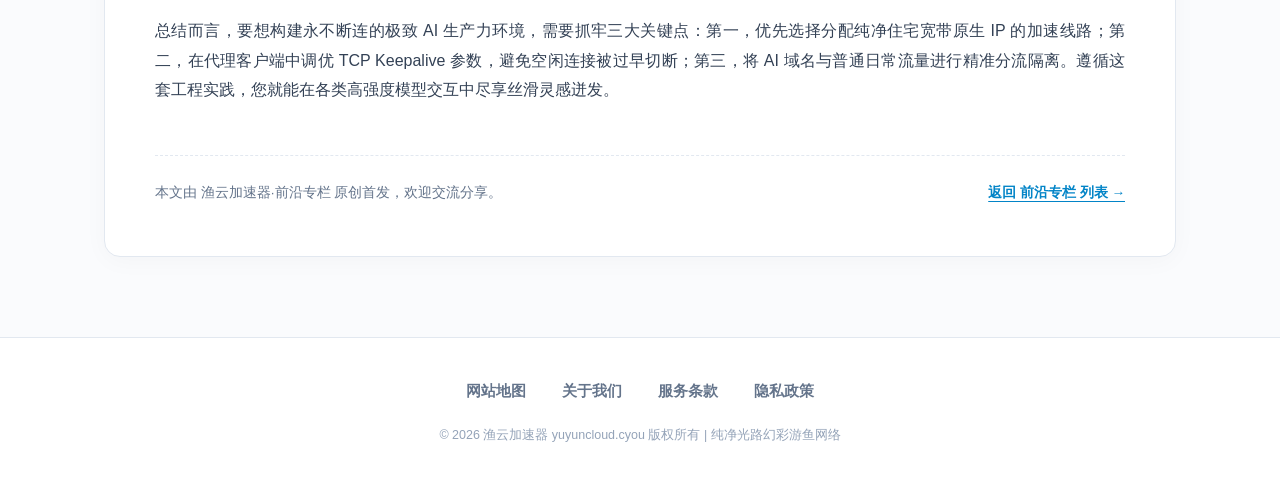
<file: ai-model-inference-network-tuning.html>
<!DOCTYPE html>

<html lang="zh-CN">
<head>
<meta charset="utf-8"/>
<meta content="width=device-width, initial-scale=1" name="viewport"/>
<title>AI大模型跨境加速实录：ChatGPT与Claude高频长文本防断连实战 | 渔云加速器 前沿专栏</title>
<meta content="与大模型高频对话频繁报错？深入剖析Server-Sent Events流式长连接特性、TCP Keepalive机制与解决Cloudflare风控拦截实战策略。" name="description"/>
<style>
    :root {
      --bg-canvas: #fafbfd;
      --bg-card: #ffffff;
      --color-dark: #0f172a;
      --color-muted: #64748b;
      --color-border: #e2e8f0;
      --prism-grad: linear-gradient(135deg, #f59e0b 0%, #ef4444 40%, #8b5cf6 80%, #0284c7 100%);
      --prism-coral: #ef4444;
      --prism-amber: #f59e0b;
      --prism-blue: #0284c7;
      --font-body: -apple-system, BlinkMacSystemFont, "Segoe UI", Roboto, "PingFang SC", "Microsoft YaHei", sans-serif;
    }
    * { box-sizing: border-box; margin: 0; padding: 0; }
    html { scroll-behavior: smooth; }
    body {
      background-color: var(--bg-canvas);
      color: var(--color-dark);
      font-family: var(--font-body);
      line-height: 1.8;
      -webkit-font-smoothing: antialiased;
    }
    a { color: inherit; text-decoration: none; }

    /* Nav */
    .prism-navbar {
      position: sticky;
      top: 0;
      z-index: 100;
      background: rgba(255, 255, 255, 0.94);
      border-bottom: 1px solid var(--color-border);
      backdrop-filter: blur(10px);
    }
    .prism-nav-inner {
      max-width: 1200px;
      margin: 0 auto;
      padding: 14px 24px;
      display: flex;
      align-items: center;
      justify-content: space-between;
      gap: 20px;
    }
    .prism-brand-combo {
      display: flex;
      align-items: center;
      gap: 12px;
      flex-shrink: 0;
    }
    .prism-fish-svg {
      width: 44px;
      height: 44px;
      flex-shrink: 0;
    }
    .prism-title-col {
      display: flex;
      flex-direction: column;
    }
    .prism-brand-name {
      font-size: 21px;
      font-weight: 900;
      letter-spacing: -0.5px;
      color: var(--color-dark);
    }
    .prism-tagline {
      font-size: 11px;
      color: var(--color-muted);
      letter-spacing: 1.2px;
    }
    .prism-nav-links {
      display: flex;
      align-items: center;
      gap: 28px;
      list-style: none;
    }
    .prism-nav-links a {
      font-size: 14.5px;
      font-weight: 700;
      color: var(--color-muted);
      transition: color 0.2s;
    }
    .prism-nav-links a:hover, .prism-nav-links a.active {
      color: var(--prism-blue);
    }
    .prism-top-login {
      background: linear-gradient(135deg, #0f172a 0%, #1e293b 100%);
      color: #fff;
      font-size: 14px;
      font-weight: 800;
      padding: 9px 24px;
      border-radius: 999px;
      box-shadow: 0 4px 14px rgba(15, 23, 42, 0.12);
      transition: all 0.2s;
      flex-shrink: 0;
    }
    .prism-top-login:hover {
      transform: translateY(-1px);
      box-shadow: 0 6px 18px rgba(15, 23, 42, 0.2);
    }

    /* Container */
    .container {
      max-width: 1120px;
      margin: 0 auto;
      padding: 40px 24px 80px;
    }
    .hub-hero {
      text-align: center;
      padding: 40px 0 50px;
      margin-bottom: 45px;
      border-bottom: 1px solid var(--color-border);
    }
    .hub-pill {
      display: inline-flex;
      align-items: center;
      gap: 6px;
      background: #eff6ff;
      border: 1px solid #bfdbfe;
      color: var(--prism-blue);
      font-size: 12px;
      font-weight: 800;
      padding: 4px 14px;
      border-radius: 999px;
      margin-bottom: 16px;
    }
    .hub-h1 {
      font-size: 38px;
      font-weight: 900;
      color: var(--color-dark);
      letter-spacing: -0.5px;
      margin-bottom: 14px;
    }
    .hub-subtitle {
      font-size: 16px;
      color: var(--color-muted);
      max-width: 700px;
      margin: 0 auto;
    }
    .cards-grid {
      display: grid;
      grid-template-columns: repeat(2, 1fr);
      gap: 30px;
    }
    .prism-article-card {
      background: #ffffff;
      border: 1px solid var(--color-border);
      border-radius: 14px;
      padding: 32px;
      display: flex;
      flex-direction: column;
      box-shadow: 0 4px 20px rgba(15, 23, 42, 0.03);
      transition: all 0.25s;
    }
    .prism-article-card:hover {
      border-color: #93c5fd;
      transform: translateY(-3px);
      box-shadow: 0 12px 30px rgba(2, 132, 199, 0.08);
    }
    .card-meta-row {
      display: flex;
      align-items: center;
      gap: 12px;
      font-size: 13px;
      color: var(--color-muted);
      margin-bottom: 14px;
    }
    .card-badge {
      background: #e0f2fe;
      color: #0369a1;
      padding: 3px 9px;
      border-radius: 4px;
      font-weight: 800;
      font-size: 11.5px;
    }
    .card-heading {
      font-size: 20px;
      font-weight: 800;
      color: var(--color-dark);
      margin-bottom: 12px;
      line-height: 1.45;
    }
    .card-summary {
      font-size: 14.5px;
      color: var(--color-muted);
      line-height: 1.65;
      margin-bottom: 24px;
      flex-grow: 1;
    }
    .card-cta-link {
      color: var(--prism-blue);
      font-weight: 800;
      font-size: 14px;
      display: inline-flex;
      align-items: center;
      gap: 6px;
    }

    /* Article View */
    .crumb-bar {
      display: flex;
      align-items: center;
      gap: 8px;
      font-size: 13.5px;
      color: var(--color-muted);
      margin-bottom: 30px;
    }
    .crumb-bar a:hover { color: var(--prism-blue); }
    .article-header {
      margin-bottom: 35px;
      padding-bottom: 25px;
      border-bottom: 1px solid var(--color-border);
    }
    .article-h1 {
      font-size: 34px;
      font-weight: 900;
      color: var(--color-dark);
      line-height: 1.35;
      margin-bottom: 18px;
    }
    .article-meta-info {
      display: flex;
      align-items: center;
      gap: 20px;
      font-size: 13px;
      color: var(--color-muted);
      flex-wrap: wrap;
    }
    .article-body-box {
      background: #ffffff;
      border: 1px solid var(--color-border);
      border-radius: 16px;
      padding: 50px;
      font-size: 16px;
      line-height: 1.85;
      color: #334155;
      box-shadow: 0 4px 24px rgba(15, 23, 42, 0.03);
    }
    .article-body-box h2 {
      font-size: 24px;
      font-weight: 900;
      color: var(--color-dark);
      margin: 40px 0 18px;
      padding-bottom: 10px;
      border-bottom: 1px solid var(--color-border);
    }
    .article-body-box h2:first-child { margin-top: 0; }
    .article-body-box h3 {
      font-size: 19px;
      font-weight: 800;
      color: #1e293b;
      margin: 28px 0 14px;
    }
    .article-body-box p {
      margin-bottom: 22px;
      text-align: justify;
    }
    .article-body-box ul, .article-body-box ol {
      margin: 0 0 24px 24px;
    }
    .article-body-box li {
      margin-bottom: 10px;
    }

    /* Dedicated Hyperlink Colors */
    .content-link, .content-link:visited {
      color: var(--prism-blue) !important;
      font-weight: 700;
      text-decoration: underline !important;
      text-underline-offset: 4px;
      transition: opacity 0.2s;
    }
    .content-link:hover {
      opacity: 0.8;
    }

    .article-foot-bar {
      margin-top: 50px;
      padding-top: 25px;
      border-top: 1px dashed var(--color-border);
      font-size: 13.5px;
      color: var(--color-muted);
      display: flex;
      justify-content: space-between;
      align-items: center;
      flex-wrap: wrap;
      gap: 15px;
    }

    /* Footer */
    .strict-footer-prism {
      background: #ffffff;
      border-top: 1px solid var(--color-border);
      padding: 40px 24px;
      text-align: center;
    }
    .footer-four-row {
      display: flex;
      justify-content: center;
      align-items: center;
      gap: 36px;
      margin-bottom: 20px;
      flex-wrap: wrap;
    }
    .footer-four-row a {
      font-size: 14.5px;
      font-weight: 700;
      color: var(--color-muted);
      transition: color 0.2s;
    }
    .footer-four-row a:hover { color: var(--color-dark); }
    .footer-copy-text {
      font-size: 12.5px;
      color: #94a3b8;
    }

    @media (max-width: 860px) {
      .prism-nav-links { display: none; }
      .cards-grid { grid-template-columns: 1fr; }
      .article-body-box { padding: 28px 20px; }
      .article-h1 { font-size: 26px; }
    }
  </style>
<meta content="https://yuyuncloud.cyou/ai-model-inference-network-tuning.html" property="og:url"/>
<meta content="AI大模型跨境加速实录：ChatGPT与Claude高频长文本防断连实战 | 渔云加速器 前沿专栏" property="og:title"/>
<meta content="与大模型高频对话频繁报错？深入剖析Server-Sent Events流式长连接特性、TCP Keepalive机制与解决Cloudflare风控拦截实战策略。" property="og:description"/>
<meta content="渔云" property="og:site_name"/>
<meta content="article" property="og:type"/>
<meta content="AI大模型跨境加速实录：ChatGPT与Claude高频长文本防断连实战 | 渔云加速器 前沿专栏" name="twitter:title"/>
<meta content="与大模型高频对话频繁报错？深入剖析Server-Sent Events流式长连接特性、TCP Keepalive机制与解决Cloudflare风控拦截实战策略。" name="twitter:description"/>
<link href="https://yuyuncloud.cyou/ai-model-inference-network-tuning.html" rel="canonical"/>
<script id="landing-maintenance-schema" type="application/ld+json">{"@context": "https://schema.org", "@type": "BreadcrumbList", "itemListElement": [{"@type": "ListItem", "position": 1, "name": "渔云机场", "item": "https://yuyuncloud.cyou/"}, {"@type": "ListItem", "position": 2, "name": "AI大模型跨境加速实录：ChatGPT与Claude高频长文本防断连实战 | 渔云加速器 前沿专栏", "item": "https://yuyuncloud.cyou/ai-model-inference-network-tuning.html"}]}</script>
</head>
<body>
<!-- Top Nav -->
<header class="prism-navbar">
<div class="prism-nav-inner">
<a class="prism-brand-combo" href="index.html">
<svg class="prism-fish-svg" fill="none" viewbox="0 0 100 100" xmlns="http://www.w3.org/2000/svg">
<defs>
<lineargradient id="prismFishGrad" x1="0%" x2="100%" y1="0%" y2="100%">
<stop offset="0%" stop-color="#f59e0b"></stop>
<stop offset="35%" stop-color="#ef4444"></stop>
<stop offset="70%" stop-color="#8b5cf6"></stop>
<stop offset="100%" stop-color="#0284c7"></stop>
</lineargradient>
</defs>
<path d="M15 88 C 20 40, 55 18, 85 28" stroke="#0f172a" stroke-linecap="round" stroke-width="2.5"></path>
<line stroke="url(#prismFishGrad)" stroke-dasharray="3 3" stroke-width="1.5" x1="85" x2="85" y1="28" y2="55"></line>
<circle cx="85" cy="55" fill="#ef4444" r="3"></circle>
<polygon fill="url(#prismFishGrad)" points="35,62 55,42 75,52 65,72 45,70" stroke="#ffffff" stroke-width="1"></polygon>
<polygon fill="#ef4444" points="75,52 90,46 84,62"></polygon>
<polygon fill="#f59e0b" points="35,62 20,52 24,70"></polygon>
</svg>
<div class="prism-title-col">
<div class="prism-brand-name">渔云加速器</div>
<div class="prism-tagline">纯净光路·幻彩晶鱼加速</div>
</div>
</a>
<nav>
<ul class="prism-nav-links">
<li><a href="index.html#advantages">光网优势</a></li>
<li><a href="index.html#streaming">流媒体与AI</a></li>
<li><a href="index.html#pricing">光谱套餐</a></li>
<li><a href="index.html#faq">常见问题</a></li>
<li><a href="index.html#reviews">客户心声</a></li>
<li><a class="active" href="perspectives.html">前沿专栏</a></li>
</ul>
</nav>
<a class="prism-top-login" href="https://ww012.twilightaff.com/#/?code=A56DH1Af" rel="nofollow noopener sponsored" target="_blank">
        控制台直达
      </a>
</div>
</header>
<main class="container">
<nav class="crumb-bar">
<a href="index.html">首页</a>
<span>&gt;</span>
<a href="perspectives.html">前沿专栏</a>
<span>&gt;</span>
<span>正文</span>
</nav>
<header class="article-header">
<h1 class="article-h1">AI大模型跨境加速实录：ChatGPT与Claude高频长文本防断连实战</h1>
<div class="article-meta-info">
<span>发布日期: 2026-10-09</span>
<span>分类: AI技术调优</span>
<span>撰写: 人工智能工程队</span>
<span>预计阅读: 5分钟</span>
</div>
</header>
<article class="article-body-box">
<h2>大模型交互为什么对网络长连接要求极其严苛</h2>
<p>自大语言模型（LLM）全面融入日常生产力工作流以来，ChatGPT、Claude 以及各类开源大模型 API 已成为程序员、分析师和内容创作者的核心生产力工具。然而，许多高频用户在处理数万字长文本分析、代码重构或长篇论文翻译时，经常遭遇令人抓狂的问题：AI 吐字吐到一半突然卡死，随后页面弹出“Network error”或“An error occurred while streaming response”。</p>
<p>这种现象的根本原因，在于大模型生成内容所采用的底层通信协议与普通网页完全不同。普通网页只需要一次性的 HTTP 请求与响应，而大模型交互依赖基于 HTTP 的长持久流式推送技术（Server-Sent Events, SSE）。在模型进行深度推理的数分钟内，客户端与云端服务器之间的 TCP 连接必须始终处于不间断的保活状态，对链路的微小丢包与代理超时的容忍度极低。</p>
<h2>SSE 流式响应中断的常见网络元凶</h2>
<p>要彻底解决生成中断的问题，必须逐层拆解可能引发通信故障的关键网络节点。</p>
<h3>TCP Keepalive 超时与代理中间件阻断</h3>
<p>在复杂的长文本推理场景中，大模型在接收完用户输入的复杂长 Prompt 之后，往往需要数秒至十几秒的“思考”时间（Time to First Token, TTFT）。在此期间，服务器并没有即时回传任何文字片段。如果用户使用的本地代理客户端或中间节点网关设置了过于激进的空闲超时策略（例如 5 秒无数据交互即断开 TCP），连接便会被中间节点提前强行斩断，引发客户端报错。</p>
<h3>Cloudflare 拦截与机房 IP 封禁策略破解</h3>
<p>OpenAI 与 Anthropic 的前端入口均部署了业界最为严苛的 Cloudflare 企业级反爬与反滥用防护盾。如果用户连接的加速节点来自公开的数据中心机房 IP，或者同一 IP 下有大量异常并发请求，Cloudflare 便会在长会话中途触发静默风控，直接向客户端返回 403 Forbidden 或要求完成人机挑战，导致长文本生成被迫夭折。</p>
<h2>GPT-4o 实时语音与多模态交互的极速链路调优</h2>
<p>为AI工具选择网络服务时，可以结合<a class="content-link" href="https://jichangtuijan.top/" rel="sponsored nofollow noopener" target="_blank">AI工具使用的机场推荐参考</a>比较套餐与预算；工具本身的地区、账号和使用规则仍需分别确认，先进行短时连接测试再考虑长期订阅。</p>
<h2>提示词工程开发者的 API 代理池搭建实战</h2>
<p>对于通过 Python 或 Node.js 调用官方 API 进行自动化开发的工程师而言，建议在本地环境配置长连接连接池（Connection Pool），并将超时重试阈值（Read Timeout）放宽至 120 秒以上。同时，在客户端代理规则中，将 api.openai.com、api.anthropic.com 以及 cdn.oaistatic.com 划入独立的高优先级专线路由组，避免与普通文件下载争抢带宽通道。</p>
<h2>提升 AI 开发日常流程度的核心网络设置</h2>
<p>总结而言，要想构建永不断连的极致 AI 生产力环境，需要抓牢三大关键点：第一，优先选择分配纯净住宅宽带原生 IP 的加速线路；第二，在代理客户端中调优 TCP Keepalive 参数，避免空闲连接被过早切断；第三，将 AI 域名与普通日常流量进行精准分流隔离。遵循这套工程实践，您就能在各类高强度模型交互中尽享丝滑灵感迸发。</p>
<div class="article-foot-bar">
<span>本文由 渔云加速器·前沿专栏 原创首发，欢迎交流分享。</span>
<a class="content-link" href="perspectives.html">返回 前沿专栏 列表 →</a>
</div>
</article>
</main>
<!-- Strict Footer: ONLY 4 titles -->
<footer class="strict-footer-prism">
<div class="footer-four-row">
<a href="sitemap.html" target="_blank">网站地图</a>
<a href="about.html" target="_blank">关于我们</a>
<a href="terms.html" target="_blank">服务条款</a>
<a href="privacy.html" target="_blank">隐私政策</a>
</div>
<div class="footer-copy-text">
      © 2026 渔云加速器 yuyuncloud.cyou 版权所有 | 纯净光路幻彩游鱼网络
    </div>
</footer>
</body>
</html>
</file>
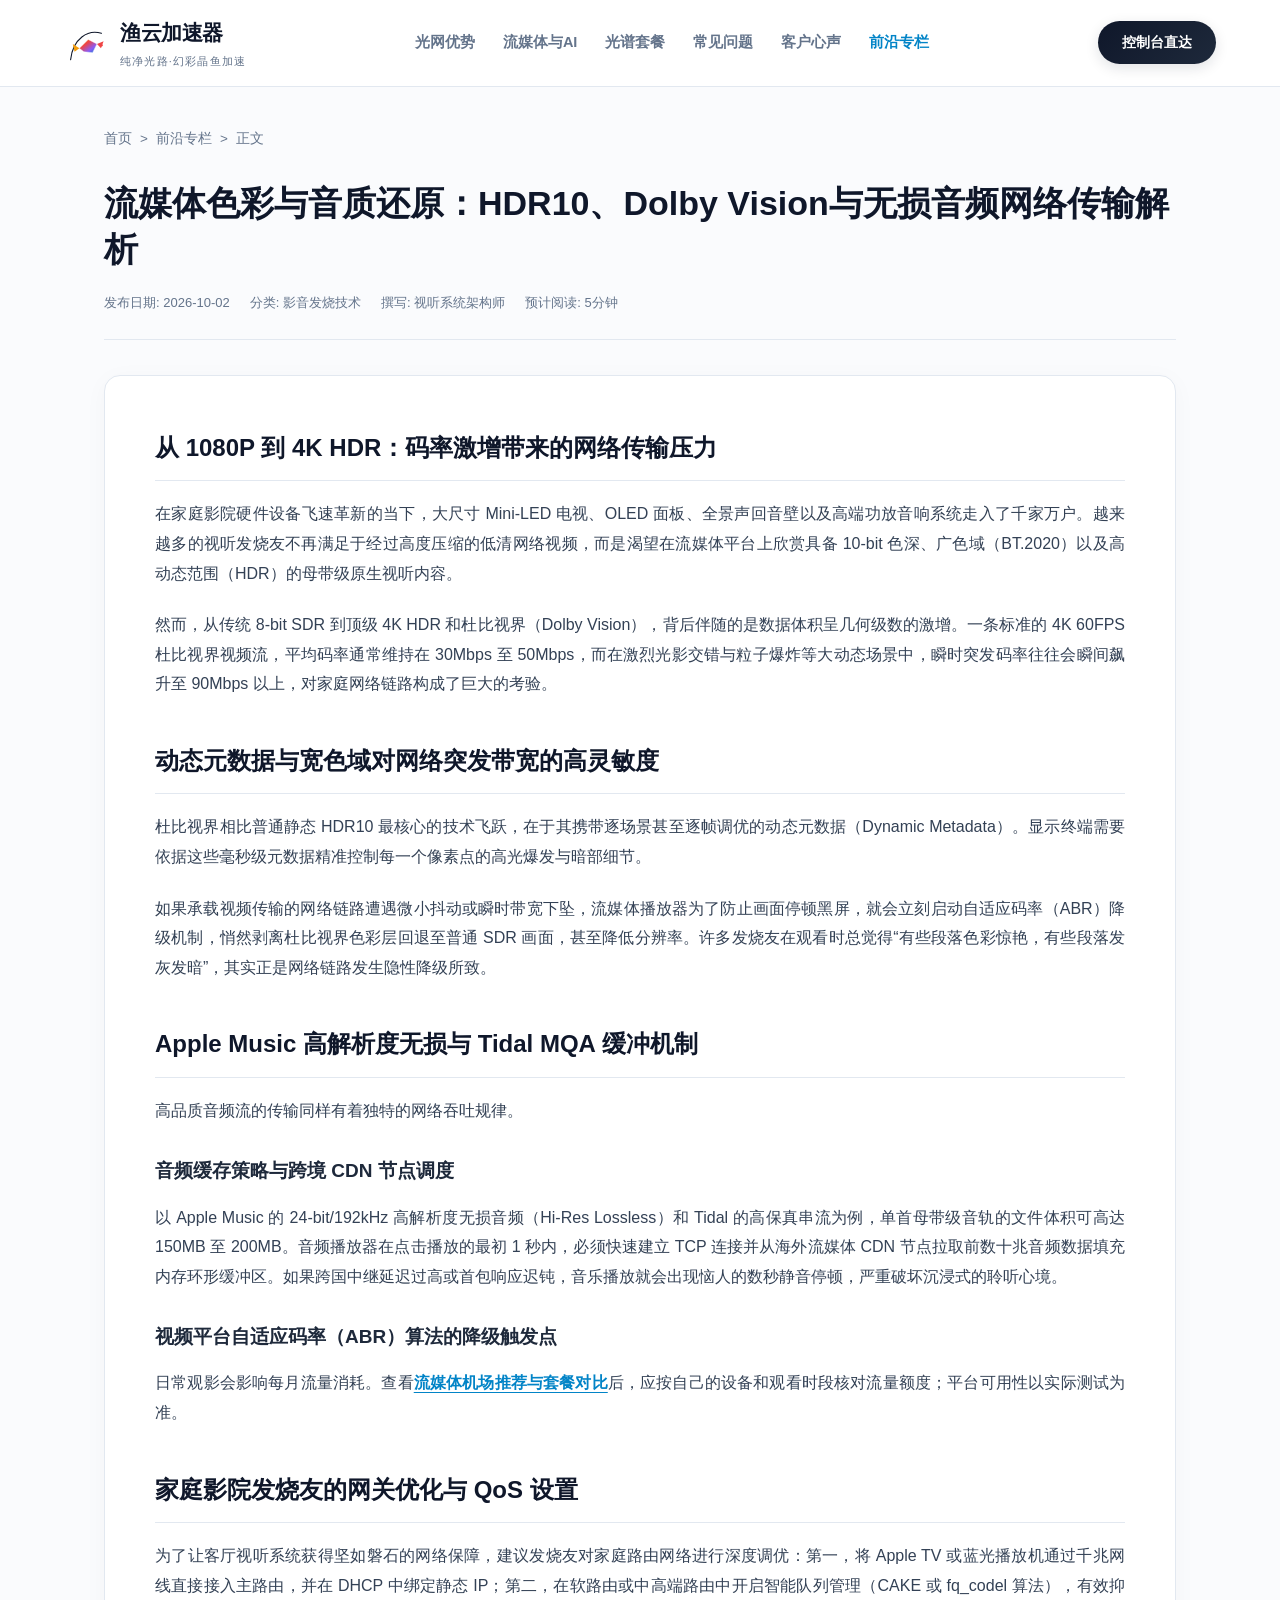
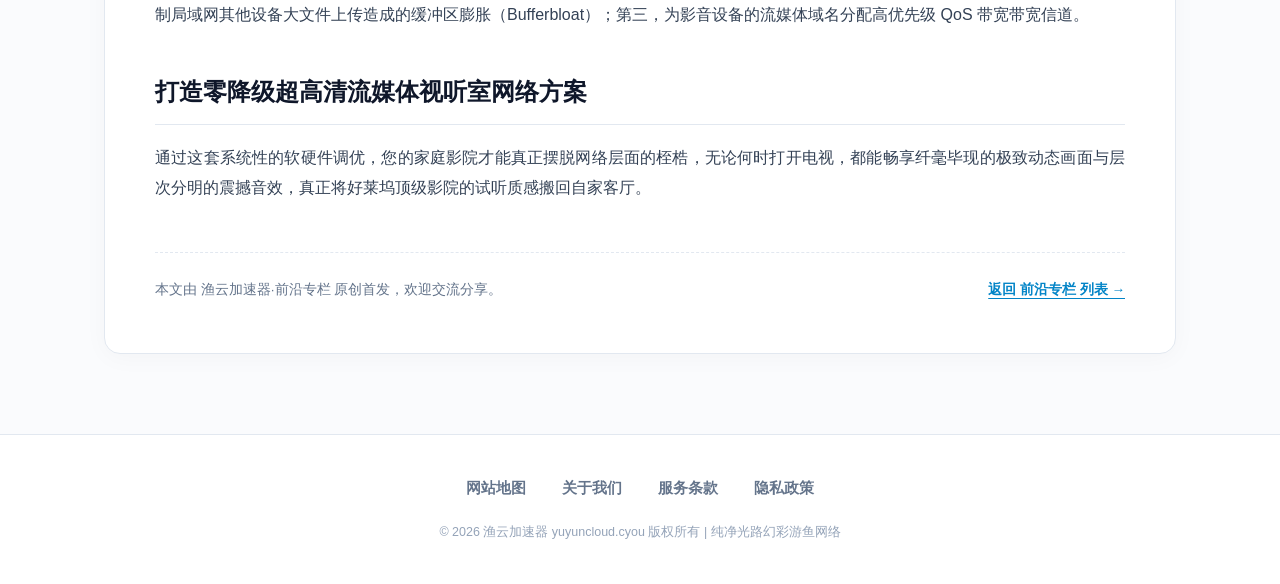
<file: audiovisual-mastering-bitrate-streaming.html>
<!DOCTYPE html>

<html lang="zh-CN">
<head>
<meta charset="utf-8"/>
<meta content="width=device-width, initial-scale=1" name="viewport"/>
<title>流媒体色彩与音质还原：HDR10、Dolby Vision与无损音频网络传输解析 | 渔云加速器 前沿专栏</title>
<meta content="发烧友视听进阶指南！深度解析Dolby Vision动态元数据、无损音频网络缓冲机制及家庭影院网关QoS流量调优实战方案。" name="description"/>
<style>
    :root {
      --bg-canvas: #fafbfd;
      --bg-card: #ffffff;
      --color-dark: #0f172a;
      --color-muted: #64748b;
      --color-border: #e2e8f0;
      --prism-grad: linear-gradient(135deg, #f59e0b 0%, #ef4444 40%, #8b5cf6 80%, #0284c7 100%);
      --prism-coral: #ef4444;
      --prism-amber: #f59e0b;
      --prism-blue: #0284c7;
      --font-body: -apple-system, BlinkMacSystemFont, "Segoe UI", Roboto, "PingFang SC", "Microsoft YaHei", sans-serif;
    }
    * { box-sizing: border-box; margin: 0; padding: 0; }
    html { scroll-behavior: smooth; }
    body {
      background-color: var(--bg-canvas);
      color: var(--color-dark);
      font-family: var(--font-body);
      line-height: 1.8;
      -webkit-font-smoothing: antialiased;
    }
    a { color: inherit; text-decoration: none; }

    /* Nav */
    .prism-navbar {
      position: sticky;
      top: 0;
      z-index: 100;
      background: rgba(255, 255, 255, 0.94);
      border-bottom: 1px solid var(--color-border);
      backdrop-filter: blur(10px);
    }
    .prism-nav-inner {
      max-width: 1200px;
      margin: 0 auto;
      padding: 14px 24px;
      display: flex;
      align-items: center;
      justify-content: space-between;
      gap: 20px;
    }
    .prism-brand-combo {
      display: flex;
      align-items: center;
      gap: 12px;
      flex-shrink: 0;
    }
    .prism-fish-svg {
      width: 44px;
      height: 44px;
      flex-shrink: 0;
    }
    .prism-title-col {
      display: flex;
      flex-direction: column;
    }
    .prism-brand-name {
      font-size: 21px;
      font-weight: 900;
      letter-spacing: -0.5px;
      color: var(--color-dark);
    }
    .prism-tagline {
      font-size: 11px;
      color: var(--color-muted);
      letter-spacing: 1.2px;
    }
    .prism-nav-links {
      display: flex;
      align-items: center;
      gap: 28px;
      list-style: none;
    }
    .prism-nav-links a {
      font-size: 14.5px;
      font-weight: 700;
      color: var(--color-muted);
      transition: color 0.2s;
    }
    .prism-nav-links a:hover, .prism-nav-links a.active {
      color: var(--prism-blue);
    }
    .prism-top-login {
      background: linear-gradient(135deg, #0f172a 0%, #1e293b 100%);
      color: #fff;
      font-size: 14px;
      font-weight: 800;
      padding: 9px 24px;
      border-radius: 999px;
      box-shadow: 0 4px 14px rgba(15, 23, 42, 0.12);
      transition: all 0.2s;
      flex-shrink: 0;
    }
    .prism-top-login:hover {
      transform: translateY(-1px);
      box-shadow: 0 6px 18px rgba(15, 23, 42, 0.2);
    }

    /* Container */
    .container {
      max-width: 1120px;
      margin: 0 auto;
      padding: 40px 24px 80px;
    }
    .hub-hero {
      text-align: center;
      padding: 40px 0 50px;
      margin-bottom: 45px;
      border-bottom: 1px solid var(--color-border);
    }
    .hub-pill {
      display: inline-flex;
      align-items: center;
      gap: 6px;
      background: #eff6ff;
      border: 1px solid #bfdbfe;
      color: var(--prism-blue);
      font-size: 12px;
      font-weight: 800;
      padding: 4px 14px;
      border-radius: 999px;
      margin-bottom: 16px;
    }
    .hub-h1 {
      font-size: 38px;
      font-weight: 900;
      color: var(--color-dark);
      letter-spacing: -0.5px;
      margin-bottom: 14px;
    }
    .hub-subtitle {
      font-size: 16px;
      color: var(--color-muted);
      max-width: 700px;
      margin: 0 auto;
    }
    .cards-grid {
      display: grid;
      grid-template-columns: repeat(2, 1fr);
      gap: 30px;
    }
    .prism-article-card {
      background: #ffffff;
      border: 1px solid var(--color-border);
      border-radius: 14px;
      padding: 32px;
      display: flex;
      flex-direction: column;
      box-shadow: 0 4px 20px rgba(15, 23, 42, 0.03);
      transition: all 0.25s;
    }
    .prism-article-card:hover {
      border-color: #93c5fd;
      transform: translateY(-3px);
      box-shadow: 0 12px 30px rgba(2, 132, 199, 0.08);
    }
    .card-meta-row {
      display: flex;
      align-items: center;
      gap: 12px;
      font-size: 13px;
      color: var(--color-muted);
      margin-bottom: 14px;
    }
    .card-badge {
      background: #e0f2fe;
      color: #0369a1;
      padding: 3px 9px;
      border-radius: 4px;
      font-weight: 800;
      font-size: 11.5px;
    }
    .card-heading {
      font-size: 20px;
      font-weight: 800;
      color: var(--color-dark);
      margin-bottom: 12px;
      line-height: 1.45;
    }
    .card-summary {
      font-size: 14.5px;
      color: var(--color-muted);
      line-height: 1.65;
      margin-bottom: 24px;
      flex-grow: 1;
    }
    .card-cta-link {
      color: var(--prism-blue);
      font-weight: 800;
      font-size: 14px;
      display: inline-flex;
      align-items: center;
      gap: 6px;
    }

    /* Article View */
    .crumb-bar {
      display: flex;
      align-items: center;
      gap: 8px;
      font-size: 13.5px;
      color: var(--color-muted);
      margin-bottom: 30px;
    }
    .crumb-bar a:hover { color: var(--prism-blue); }
    .article-header {
      margin-bottom: 35px;
      padding-bottom: 25px;
      border-bottom: 1px solid var(--color-border);
    }
    .article-h1 {
      font-size: 34px;
      font-weight: 900;
      color: var(--color-dark);
      line-height: 1.35;
      margin-bottom: 18px;
    }
    .article-meta-info {
      display: flex;
      align-items: center;
      gap: 20px;
      font-size: 13px;
      color: var(--color-muted);
      flex-wrap: wrap;
    }
    .article-body-box {
      background: #ffffff;
      border: 1px solid var(--color-border);
      border-radius: 16px;
      padding: 50px;
      font-size: 16px;
      line-height: 1.85;
      color: #334155;
      box-shadow: 0 4px 24px rgba(15, 23, 42, 0.03);
    }
    .article-body-box h2 {
      font-size: 24px;
      font-weight: 900;
      color: var(--color-dark);
      margin: 40px 0 18px;
      padding-bottom: 10px;
      border-bottom: 1px solid var(--color-border);
    }
    .article-body-box h2:first-child { margin-top: 0; }
    .article-body-box h3 {
      font-size: 19px;
      font-weight: 800;
      color: #1e293b;
      margin: 28px 0 14px;
    }
    .article-body-box p {
      margin-bottom: 22px;
      text-align: justify;
    }
    .article-body-box ul, .article-body-box ol {
      margin: 0 0 24px 24px;
    }
    .article-body-box li {
      margin-bottom: 10px;
    }

    /* Dedicated Hyperlink Colors */
    .content-link, .content-link:visited {
      color: var(--prism-blue) !important;
      font-weight: 700;
      text-decoration: underline !important;
      text-underline-offset: 4px;
      transition: opacity 0.2s;
    }
    .content-link:hover {
      opacity: 0.8;
    }

    .article-foot-bar {
      margin-top: 50px;
      padding-top: 25px;
      border-top: 1px dashed var(--color-border);
      font-size: 13.5px;
      color: var(--color-muted);
      display: flex;
      justify-content: space-between;
      align-items: center;
      flex-wrap: wrap;
      gap: 15px;
    }

    /* Footer */
    .strict-footer-prism {
      background: #ffffff;
      border-top: 1px solid var(--color-border);
      padding: 40px 24px;
      text-align: center;
    }
    .footer-four-row {
      display: flex;
      justify-content: center;
      align-items: center;
      gap: 36px;
      margin-bottom: 20px;
      flex-wrap: wrap;
    }
    .footer-four-row a {
      font-size: 14.5px;
      font-weight: 700;
      color: var(--color-muted);
      transition: color 0.2s;
    }
    .footer-four-row a:hover { color: var(--color-dark); }
    .footer-copy-text {
      font-size: 12.5px;
      color: #94a3b8;
    }

    @media (max-width: 860px) {
      .prism-nav-links { display: none; }
      .cards-grid { grid-template-columns: 1fr; }
      .article-body-box { padding: 28px 20px; }
      .article-h1 { font-size: 26px; }
    }
  </style>
<meta content="https://yuyuncloud.cyou/audiovisual-mastering-bitrate-streaming.html" property="og:url"/>
<meta content="流媒体色彩与音质还原：HDR10、Dolby Vision与无损音频网络传输解析 | 渔云加速器 前沿专栏" property="og:title"/>
<meta content="发烧友视听进阶指南！深度解析Dolby Vision动态元数据、无损音频网络缓冲机制及家庭影院网关QoS流量调优实战方案。" property="og:description"/>
<meta content="渔云" property="og:site_name"/>
<meta content="article" property="og:type"/>
<meta content="流媒体色彩与音质还原：HDR10、Dolby Vision与无损音频网络传输解析 | 渔云加速器 前沿专栏" name="twitter:title"/>
<meta content="发烧友视听进阶指南！深度解析Dolby Vision动态元数据、无损音频网络缓冲机制及家庭影院网关QoS流量调优实战方案。" name="twitter:description"/>
<link href="https://yuyuncloud.cyou/audiovisual-mastering-bitrate-streaming.html" rel="canonical"/>
<script id="landing-maintenance-schema" type="application/ld+json">{"@context": "https://schema.org", "@type": "BreadcrumbList", "itemListElement": [{"@type": "ListItem", "position": 1, "name": "渔云机场", "item": "https://yuyuncloud.cyou/"}, {"@type": "ListItem", "position": 2, "name": "流媒体色彩与音质还原：HDR10、Dolby Vision与无损音频网络传输解析 | 渔云加速器 前沿专栏", "item": "https://yuyuncloud.cyou/audiovisual-mastering-bitrate-streaming.html"}]}</script>
</head>
<body>
<!-- Top Nav -->
<header class="prism-navbar">
<div class="prism-nav-inner">
<a class="prism-brand-combo" href="index.html">
<svg class="prism-fish-svg" fill="none" viewbox="0 0 100 100" xmlns="http://www.w3.org/2000/svg">
<defs>
<lineargradient id="prismFishGrad" x1="0%" x2="100%" y1="0%" y2="100%">
<stop offset="0%" stop-color="#f59e0b"></stop>
<stop offset="35%" stop-color="#ef4444"></stop>
<stop offset="70%" stop-color="#8b5cf6"></stop>
<stop offset="100%" stop-color="#0284c7"></stop>
</lineargradient>
</defs>
<path d="M15 88 C 20 40, 55 18, 85 28" stroke="#0f172a" stroke-linecap="round" stroke-width="2.5"></path>
<line stroke="url(#prismFishGrad)" stroke-dasharray="3 3" stroke-width="1.5" x1="85" x2="85" y1="28" y2="55"></line>
<circle cx="85" cy="55" fill="#ef4444" r="3"></circle>
<polygon fill="url(#prismFishGrad)" points="35,62 55,42 75,52 65,72 45,70" stroke="#ffffff" stroke-width="1"></polygon>
<polygon fill="#ef4444" points="75,52 90,46 84,62"></polygon>
<polygon fill="#f59e0b" points="35,62 20,52 24,70"></polygon>
</svg>
<div class="prism-title-col">
<div class="prism-brand-name">渔云加速器</div>
<div class="prism-tagline">纯净光路·幻彩晶鱼加速</div>
</div>
</a>
<nav>
<ul class="prism-nav-links">
<li><a href="index.html#advantages">光网优势</a></li>
<li><a href="index.html#streaming">流媒体与AI</a></li>
<li><a href="index.html#pricing">光谱套餐</a></li>
<li><a href="index.html#faq">常见问题</a></li>
<li><a href="index.html#reviews">客户心声</a></li>
<li><a class="active" href="perspectives.html">前沿专栏</a></li>
</ul>
</nav>
<a class="prism-top-login" href="https://ww012.twilightaff.com/#/?code=A56DH1Af" rel="nofollow noopener sponsored" target="_blank">
        控制台直达
      </a>
</div>
</header>
<main class="container">
<nav class="crumb-bar">
<a href="index.html">首页</a>
<span>&gt;</span>
<a href="perspectives.html">前沿专栏</a>
<span>&gt;</span>
<span>正文</span>
</nav>
<header class="article-header">
<h1 class="article-h1">流媒体色彩与音质还原：HDR10、Dolby Vision与无损音频网络传输解析</h1>
<div class="article-meta-info">
<span>发布日期: 2026-10-02</span>
<span>分类: 影音发烧技术</span>
<span>撰写: 视听系统架构师</span>
<span>预计阅读: 5分钟</span>
</div>
</header>
<article class="article-body-box">
<h2>从 1080P 到 4K HDR：码率激增带来的网络传输压力</h2>
<p>在家庭影院硬件设备飞速革新的当下，大尺寸 Mini-LED 电视、OLED 面板、全景声回音壁以及高端功放音响系统走入了千家万户。越来越多的视听发烧友不再满足于经过高度压缩的低清网络视频，而是渴望在流媒体平台上欣赏具备 10-bit 色深、广色域（BT.2020）以及高动态范围（HDR）的母带级原生视听内容。</p>
<p>然而，从传统 8-bit SDR 到顶级 4K HDR 和杜比视界（Dolby Vision），背后伴随的是数据体积呈几何级数的激增。一条标准的 4K 60FPS 杜比视界视频流，平均码率通常维持在 30Mbps 至 50Mbps，而在激烈光影交错与粒子爆炸等大动态场景中，瞬时突发码率往往会瞬间飙升至 90Mbps 以上，对家庭网络链路构成了巨大的考验。</p>
<h2>动态元数据与宽色域对网络突发带宽的高灵敏度</h2>
<p>杜比视界相比普通静态 HDR10 最核心的技术飞跃，在于其携带逐场景甚至逐帧调优的动态元数据（Dynamic Metadata）。显示终端需要依据这些毫秒级元数据精准控制每一个像素点的高光爆发与暗部细节。</p>
<p>如果承载视频传输的网络链路遭遇微小抖动或瞬时带宽下坠，流媒体播放器为了防止画面停顿黑屏，就会立刻启动自适应码率（ABR）降级机制，悄然剥离杜比视界色彩层回退至普通 SDR 画面，甚至降低分辨率。许多发烧友在观看时总觉得“有些段落色彩惊艳，有些段落发灰发暗”，其实正是网络链路发生隐性降级所致。</p>
<h2>Apple Music 高解析度无损与 Tidal MQA 缓冲机制</h2>
<p>高品质音频流的传输同样有着独特的网络吞吐规律。</p>
<h3>音频缓存策略与跨境 CDN 节点调度</h3>
<p>以 Apple Music 的 24-bit/192kHz 高解析度无损音频（Hi-Res Lossless）和 Tidal 的高保真串流为例，单首母带级音轨的文件体积可高达 150MB 至 200MB。音频播放器在点击播放的最初 1 秒内，必须快速建立 TCP 连接并从海外流媒体 CDN 节点拉取前数十兆音频数据填充内存环形缓冲区。如果跨国中继延迟过高或首包响应迟钝，音乐播放就会出现恼人的数秒静音停顿，严重破坏沉浸式的聆听心境。</p>
<h3>视频平台自适应码率（ABR）算法的降级触发点</h3>
<p>日常观影会影响每月流量消耗。查看<a class="content-link" href="https://jichangtuijan.top/" rel="sponsored nofollow noopener" target="_blank">流媒体机场推荐与套餐对比</a>后，应按自己的设备和观看时段核对流量额度；平台可用性以实际测试为准。</p>
<h2>家庭影院发烧友的网关优化与 QoS 设置</h2>
<p>为了让客厅视听系统获得坚如磐石的网络保障，建议发烧友对家庭路由网络进行深度调优：第一，将 Apple TV 或蓝光播放机通过千兆网线直接接入主路由，并在 DHCP 中绑定静态 IP；第二，在软路由或中高端路由中开启智能队列管理（CAKE 或 fq_codel 算法），有效抑制局域网其他设备大文件上传造成的缓冲区膨胀（Bufferbloat）；第三，为影音设备的流媒体域名分配高优先级 QoS 带宽带宽信道。</p>
<h2>打造零降级超高清流媒体视听室网络方案</h2>
<p>通过这套系统性的软硬件调优，您的家庭影院才能真正摆脱网络层面的桎梏，无论何时打开电视，都能畅享纤毫毕现的极致动态画面与层次分明的震撼音效，真正将好莱坞顶级影院的试听质感搬回自家客厅。</p>
<div class="article-foot-bar">
<span>本文由 渔云加速器·前沿专栏 原创首发，欢迎交流分享。</span>
<a class="content-link" href="perspectives.html">返回 前沿专栏 列表 →</a>
</div>
</article>
</main>
<!-- Strict Footer: ONLY 4 titles -->
<footer class="strict-footer-prism">
<div class="footer-four-row">
<a href="sitemap.html" target="_blank">网站地图</a>
<a href="about.html" target="_blank">关于我们</a>
<a href="terms.html" target="_blank">服务条款</a>
<a href="privacy.html" target="_blank">隐私政策</a>
</div>
<div class="footer-copy-text">
      © 2026 渔云加速器 yuyuncloud.cyou 版权所有 | 纯净光路幻彩游鱼网络
    </div>
</footer>
</body>
</html>
</file>
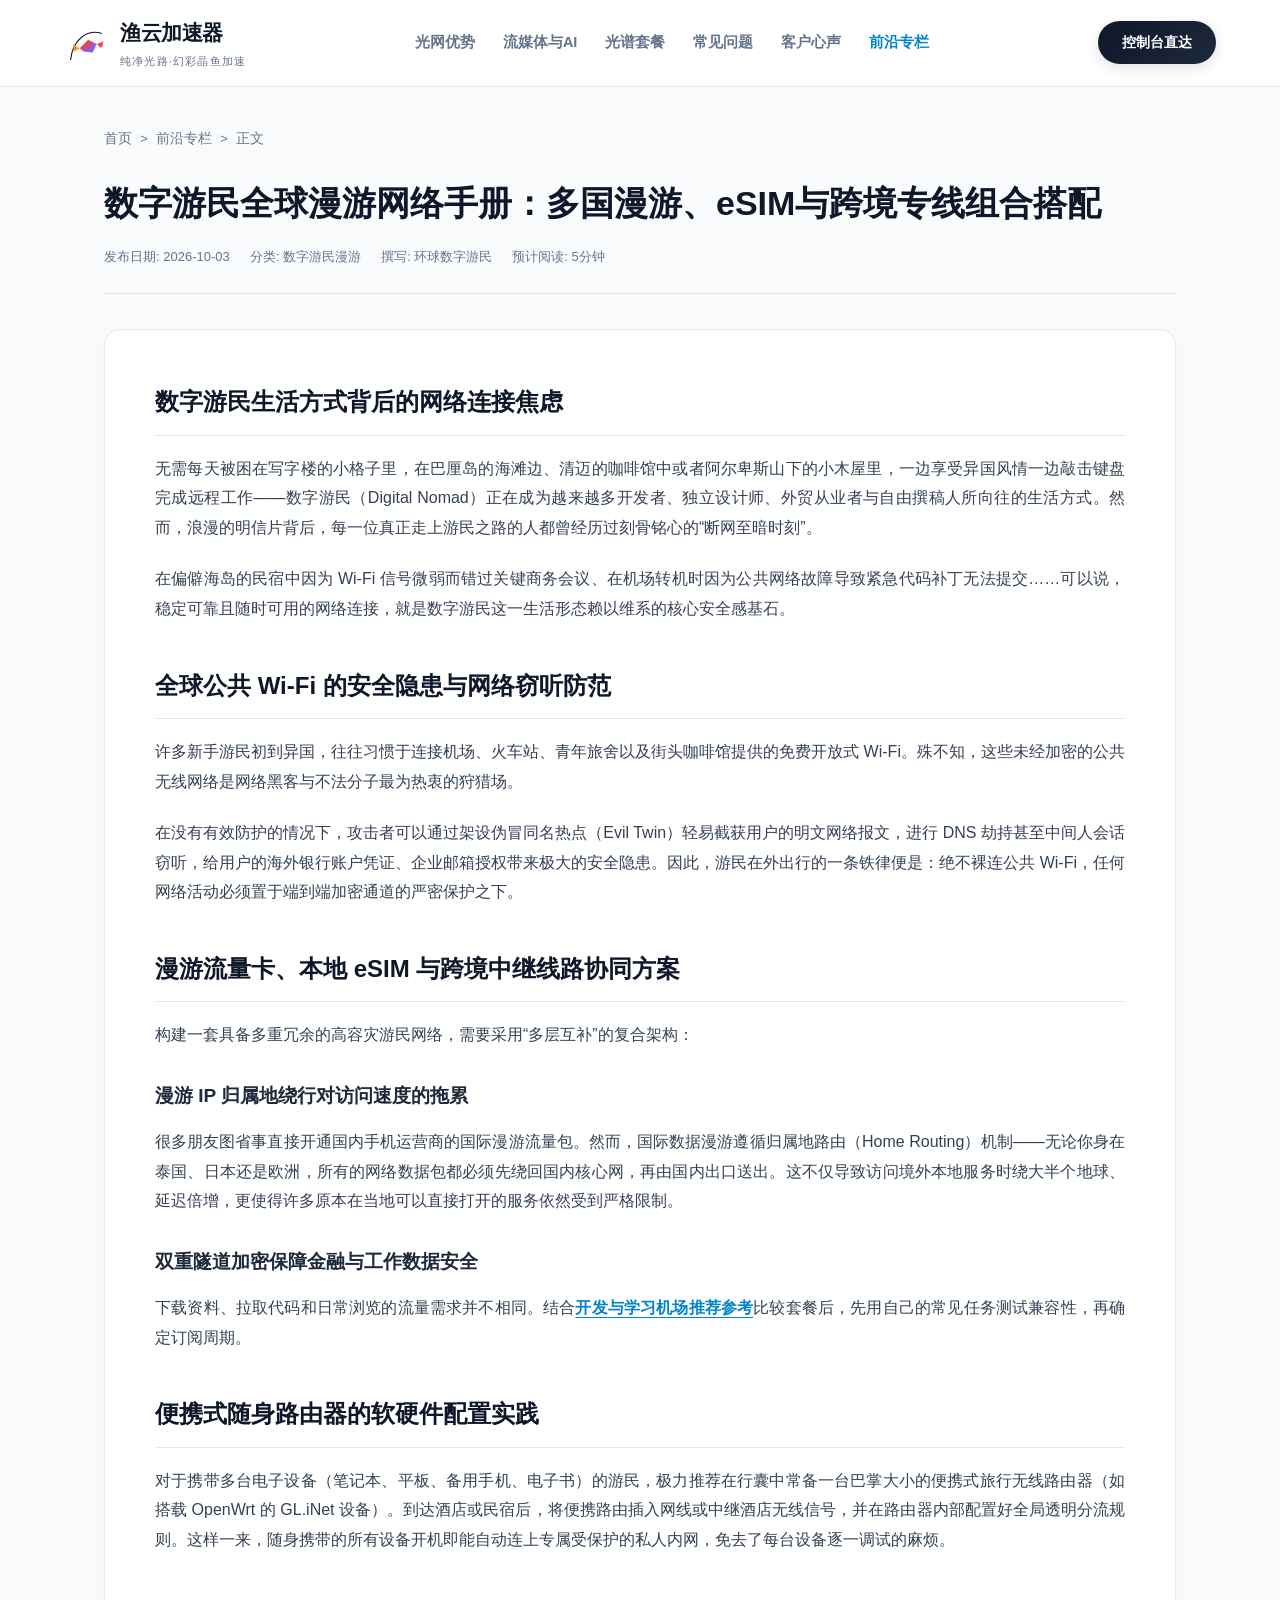
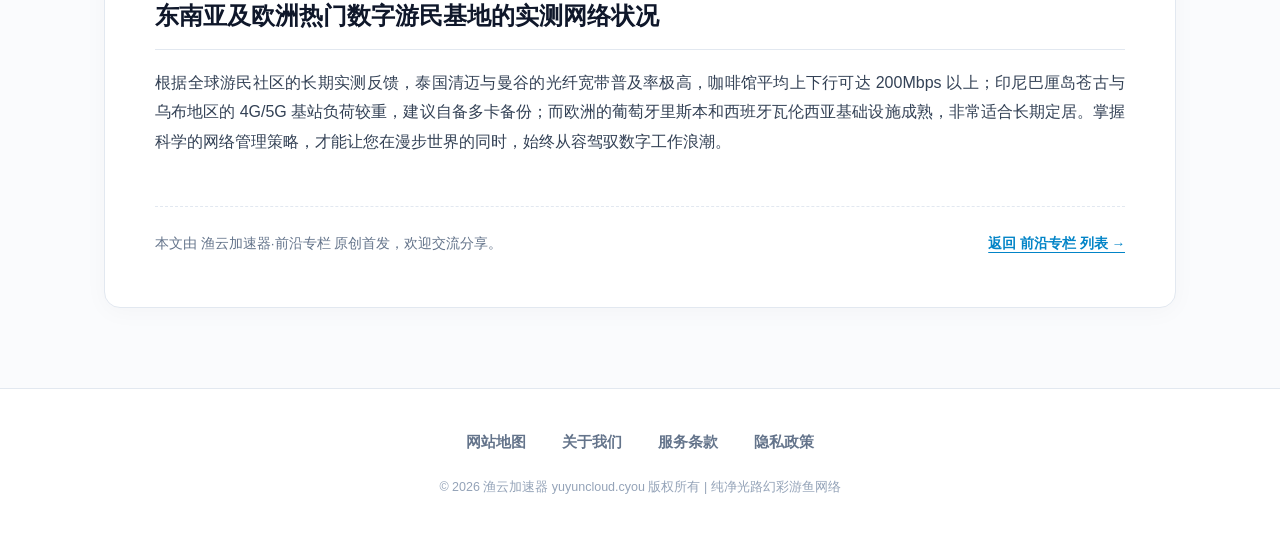
<file: digital-nomad-connectivity-handbook.html>
<!DOCTYPE html>

<html lang="zh-CN">
<head>
<meta charset="utf-8"/>
<meta content="width=device-width, initial-scale=1" name="viewport"/>
<title>数字游民全球漫游网络手册：多国漫游、eSIM与跨境专线组合搭配 | 渔云加速器 前沿专栏</title>
<meta content="边旅行边办公的数字游民网络全攻略！如何防范公共Wi-Fi风险？详解境外本地eSIM、便携随身路由与跨境专线组合搭配最佳实践。" name="description"/>
<style>
    :root {
      --bg-canvas: #fafbfd;
      --bg-card: #ffffff;
      --color-dark: #0f172a;
      --color-muted: #64748b;
      --color-border: #e2e8f0;
      --prism-grad: linear-gradient(135deg, #f59e0b 0%, #ef4444 40%, #8b5cf6 80%, #0284c7 100%);
      --prism-coral: #ef4444;
      --prism-amber: #f59e0b;
      --prism-blue: #0284c7;
      --font-body: -apple-system, BlinkMacSystemFont, "Segoe UI", Roboto, "PingFang SC", "Microsoft YaHei", sans-serif;
    }
    * { box-sizing: border-box; margin: 0; padding: 0; }
    html { scroll-behavior: smooth; }
    body {
      background-color: var(--bg-canvas);
      color: var(--color-dark);
      font-family: var(--font-body);
      line-height: 1.8;
      -webkit-font-smoothing: antialiased;
    }
    a { color: inherit; text-decoration: none; }

    /* Nav */
    .prism-navbar {
      position: sticky;
      top: 0;
      z-index: 100;
      background: rgba(255, 255, 255, 0.94);
      border-bottom: 1px solid var(--color-border);
      backdrop-filter: blur(10px);
    }
    .prism-nav-inner {
      max-width: 1200px;
      margin: 0 auto;
      padding: 14px 24px;
      display: flex;
      align-items: center;
      justify-content: space-between;
      gap: 20px;
    }
    .prism-brand-combo {
      display: flex;
      align-items: center;
      gap: 12px;
      flex-shrink: 0;
    }
    .prism-fish-svg {
      width: 44px;
      height: 44px;
      flex-shrink: 0;
    }
    .prism-title-col {
      display: flex;
      flex-direction: column;
    }
    .prism-brand-name {
      font-size: 21px;
      font-weight: 900;
      letter-spacing: -0.5px;
      color: var(--color-dark);
    }
    .prism-tagline {
      font-size: 11px;
      color: var(--color-muted);
      letter-spacing: 1.2px;
    }
    .prism-nav-links {
      display: flex;
      align-items: center;
      gap: 28px;
      list-style: none;
    }
    .prism-nav-links a {
      font-size: 14.5px;
      font-weight: 700;
      color: var(--color-muted);
      transition: color 0.2s;
    }
    .prism-nav-links a:hover, .prism-nav-links a.active {
      color: var(--prism-blue);
    }
    .prism-top-login {
      background: linear-gradient(135deg, #0f172a 0%, #1e293b 100%);
      color: #fff;
      font-size: 14px;
      font-weight: 800;
      padding: 9px 24px;
      border-radius: 999px;
      box-shadow: 0 4px 14px rgba(15, 23, 42, 0.12);
      transition: all 0.2s;
      flex-shrink: 0;
    }
    .prism-top-login:hover {
      transform: translateY(-1px);
      box-shadow: 0 6px 18px rgba(15, 23, 42, 0.2);
    }

    /* Container */
    .container {
      max-width: 1120px;
      margin: 0 auto;
      padding: 40px 24px 80px;
    }
    .hub-hero {
      text-align: center;
      padding: 40px 0 50px;
      margin-bottom: 45px;
      border-bottom: 1px solid var(--color-border);
    }
    .hub-pill {
      display: inline-flex;
      align-items: center;
      gap: 6px;
      background: #eff6ff;
      border: 1px solid #bfdbfe;
      color: var(--prism-blue);
      font-size: 12px;
      font-weight: 800;
      padding: 4px 14px;
      border-radius: 999px;
      margin-bottom: 16px;
    }
    .hub-h1 {
      font-size: 38px;
      font-weight: 900;
      color: var(--color-dark);
      letter-spacing: -0.5px;
      margin-bottom: 14px;
    }
    .hub-subtitle {
      font-size: 16px;
      color: var(--color-muted);
      max-width: 700px;
      margin: 0 auto;
    }
    .cards-grid {
      display: grid;
      grid-template-columns: repeat(2, 1fr);
      gap: 30px;
    }
    .prism-article-card {
      background: #ffffff;
      border: 1px solid var(--color-border);
      border-radius: 14px;
      padding: 32px;
      display: flex;
      flex-direction: column;
      box-shadow: 0 4px 20px rgba(15, 23, 42, 0.03);
      transition: all 0.25s;
    }
    .prism-article-card:hover {
      border-color: #93c5fd;
      transform: translateY(-3px);
      box-shadow: 0 12px 30px rgba(2, 132, 199, 0.08);
    }
    .card-meta-row {
      display: flex;
      align-items: center;
      gap: 12px;
      font-size: 13px;
      color: var(--color-muted);
      margin-bottom: 14px;
    }
    .card-badge {
      background: #e0f2fe;
      color: #0369a1;
      padding: 3px 9px;
      border-radius: 4px;
      font-weight: 800;
      font-size: 11.5px;
    }
    .card-heading {
      font-size: 20px;
      font-weight: 800;
      color: var(--color-dark);
      margin-bottom: 12px;
      line-height: 1.45;
    }
    .card-summary {
      font-size: 14.5px;
      color: var(--color-muted);
      line-height: 1.65;
      margin-bottom: 24px;
      flex-grow: 1;
    }
    .card-cta-link {
      color: var(--prism-blue);
      font-weight: 800;
      font-size: 14px;
      display: inline-flex;
      align-items: center;
      gap: 6px;
    }

    /* Article View */
    .crumb-bar {
      display: flex;
      align-items: center;
      gap: 8px;
      font-size: 13.5px;
      color: var(--color-muted);
      margin-bottom: 30px;
    }
    .crumb-bar a:hover { color: var(--prism-blue); }
    .article-header {
      margin-bottom: 35px;
      padding-bottom: 25px;
      border-bottom: 1px solid var(--color-border);
    }
    .article-h1 {
      font-size: 34px;
      font-weight: 900;
      color: var(--color-dark);
      line-height: 1.35;
      margin-bottom: 18px;
    }
    .article-meta-info {
      display: flex;
      align-items: center;
      gap: 20px;
      font-size: 13px;
      color: var(--color-muted);
      flex-wrap: wrap;
    }
    .article-body-box {
      background: #ffffff;
      border: 1px solid var(--color-border);
      border-radius: 16px;
      padding: 50px;
      font-size: 16px;
      line-height: 1.85;
      color: #334155;
      box-shadow: 0 4px 24px rgba(15, 23, 42, 0.03);
    }
    .article-body-box h2 {
      font-size: 24px;
      font-weight: 900;
      color: var(--color-dark);
      margin: 40px 0 18px;
      padding-bottom: 10px;
      border-bottom: 1px solid var(--color-border);
    }
    .article-body-box h2:first-child { margin-top: 0; }
    .article-body-box h3 {
      font-size: 19px;
      font-weight: 800;
      color: #1e293b;
      margin: 28px 0 14px;
    }
    .article-body-box p {
      margin-bottom: 22px;
      text-align: justify;
    }
    .article-body-box ul, .article-body-box ol {
      margin: 0 0 24px 24px;
    }
    .article-body-box li {
      margin-bottom: 10px;
    }

    /* Dedicated Hyperlink Colors */
    .content-link, .content-link:visited {
      color: var(--prism-blue) !important;
      font-weight: 700;
      text-decoration: underline !important;
      text-underline-offset: 4px;
      transition: opacity 0.2s;
    }
    .content-link:hover {
      opacity: 0.8;
    }

    .article-foot-bar {
      margin-top: 50px;
      padding-top: 25px;
      border-top: 1px dashed var(--color-border);
      font-size: 13.5px;
      color: var(--color-muted);
      display: flex;
      justify-content: space-between;
      align-items: center;
      flex-wrap: wrap;
      gap: 15px;
    }

    /* Footer */
    .strict-footer-prism {
      background: #ffffff;
      border-top: 1px solid var(--color-border);
      padding: 40px 24px;
      text-align: center;
    }
    .footer-four-row {
      display: flex;
      justify-content: center;
      align-items: center;
      gap: 36px;
      margin-bottom: 20px;
      flex-wrap: wrap;
    }
    .footer-four-row a {
      font-size: 14.5px;
      font-weight: 700;
      color: var(--color-muted);
      transition: color 0.2s;
    }
    .footer-four-row a:hover { color: var(--color-dark); }
    .footer-copy-text {
      font-size: 12.5px;
      color: #94a3b8;
    }

    @media (max-width: 860px) {
      .prism-nav-links { display: none; }
      .cards-grid { grid-template-columns: 1fr; }
      .article-body-box { padding: 28px 20px; }
      .article-h1 { font-size: 26px; }
    }
  </style>
<meta content="https://yuyuncloud.cyou/digital-nomad-connectivity-handbook.html" property="og:url"/>
<meta content="数字游民全球漫游网络手册：多国漫游、eSIM与跨境专线组合搭配 | 渔云加速器 前沿专栏" property="og:title"/>
<meta content="边旅行边办公的数字游民网络全攻略！如何防范公共Wi-Fi风险？详解境外本地eSIM、便携随身路由与跨境专线组合搭配最佳实践。" property="og:description"/>
<meta content="渔云" property="og:site_name"/>
<meta content="article" property="og:type"/>
<meta content="数字游民全球漫游网络手册：多国漫游、eSIM与跨境专线组合搭配 | 渔云加速器 前沿专栏" name="twitter:title"/>
<meta content="边旅行边办公的数字游民网络全攻略！如何防范公共Wi-Fi风险？详解境外本地eSIM、便携随身路由与跨境专线组合搭配最佳实践。" name="twitter:description"/>
<link href="https://yuyuncloud.cyou/digital-nomad-connectivity-handbook.html" rel="canonical"/>
<script id="landing-maintenance-schema" type="application/ld+json">{"@context": "https://schema.org", "@type": "BreadcrumbList", "itemListElement": [{"@type": "ListItem", "position": 1, "name": "渔云机场", "item": "https://yuyuncloud.cyou/"}, {"@type": "ListItem", "position": 2, "name": "数字游民全球漫游网络手册：多国漫游、eSIM与跨境专线组合搭配 | 渔云加速器 前沿专栏", "item": "https://yuyuncloud.cyou/digital-nomad-connectivity-handbook.html"}]}</script>
</head>
<body>
<!-- Top Nav -->
<header class="prism-navbar">
<div class="prism-nav-inner">
<a class="prism-brand-combo" href="index.html">
<svg class="prism-fish-svg" fill="none" viewbox="0 0 100 100" xmlns="http://www.w3.org/2000/svg">
<defs>
<lineargradient id="prismFishGrad" x1="0%" x2="100%" y1="0%" y2="100%">
<stop offset="0%" stop-color="#f59e0b"></stop>
<stop offset="35%" stop-color="#ef4444"></stop>
<stop offset="70%" stop-color="#8b5cf6"></stop>
<stop offset="100%" stop-color="#0284c7"></stop>
</lineargradient>
</defs>
<path d="M15 88 C 20 40, 55 18, 85 28" stroke="#0f172a" stroke-linecap="round" stroke-width="2.5"></path>
<line stroke="url(#prismFishGrad)" stroke-dasharray="3 3" stroke-width="1.5" x1="85" x2="85" y1="28" y2="55"></line>
<circle cx="85" cy="55" fill="#ef4444" r="3"></circle>
<polygon fill="url(#prismFishGrad)" points="35,62 55,42 75,52 65,72 45,70" stroke="#ffffff" stroke-width="1"></polygon>
<polygon fill="#ef4444" points="75,52 90,46 84,62"></polygon>
<polygon fill="#f59e0b" points="35,62 20,52 24,70"></polygon>
</svg>
<div class="prism-title-col">
<div class="prism-brand-name">渔云加速器</div>
<div class="prism-tagline">纯净光路·幻彩晶鱼加速</div>
</div>
</a>
<nav>
<ul class="prism-nav-links">
<li><a href="index.html#advantages">光网优势</a></li>
<li><a href="index.html#streaming">流媒体与AI</a></li>
<li><a href="index.html#pricing">光谱套餐</a></li>
<li><a href="index.html#faq">常见问题</a></li>
<li><a href="index.html#reviews">客户心声</a></li>
<li><a class="active" href="perspectives.html">前沿专栏</a></li>
</ul>
</nav>
<a class="prism-top-login" href="https://ww012.twilightaff.com/#/?code=A56DH1Af" rel="nofollow noopener sponsored" target="_blank">
        控制台直达
      </a>
</div>
</header>
<main class="container">
<nav class="crumb-bar">
<a href="index.html">首页</a>
<span>&gt;</span>
<a href="perspectives.html">前沿专栏</a>
<span>&gt;</span>
<span>正文</span>
</nav>
<header class="article-header">
<h1 class="article-h1">数字游民全球漫游网络手册：多国漫游、eSIM与跨境专线组合搭配</h1>
<div class="article-meta-info">
<span>发布日期: 2026-10-03</span>
<span>分类: 数字游民漫游</span>
<span>撰写: 环球数字游民</span>
<span>预计阅读: 5分钟</span>
</div>
</header>
<article class="article-body-box">
<h2>数字游民生活方式背后的网络连接焦虑</h2>
<p>无需每天被困在写字楼的小格子里，在巴厘岛的海滩边、清迈的咖啡馆中或者阿尔卑斯山下的小木屋里，一边享受异国风情一边敲击键盘完成远程工作——数字游民（Digital Nomad）正在成为越来越多开发者、独立设计师、外贸从业者与自由撰稿人所向往的生活方式。然而，浪漫的明信片背后，每一位真正走上游民之路的人都曾经历过刻骨铭心的“断网至暗时刻”。</p>
<p>在偏僻海岛的民宿中因为 Wi-Fi 信号微弱而错过关键商务会议、在机场转机时因为公共网络故障导致紧急代码补丁无法提交……可以说，稳定可靠且随时可用的网络连接，就是数字游民这一生活形态赖以维系的核心安全感基石。</p>
<h2>全球公共 Wi-Fi 的安全隐患与网络窃听防范</h2>
<p>许多新手游民初到异国，往往习惯于连接机场、火车站、青年旅舍以及街头咖啡馆提供的免费开放式 Wi-Fi。殊不知，这些未经加密的公共无线网络是网络黑客与不法分子最为热衷的狩猎场。</p>
<p>在没有有效防护的情况下，攻击者可以通过架设伪冒同名热点（Evil Twin）轻易截获用户的明文网络报文，进行 DNS 劫持甚至中间人会话窃听，给用户的海外银行账户凭证、企业邮箱授权带来极大的安全隐患。因此，游民在外出行的一条铁律便是：绝不裸连公共 Wi-Fi，任何网络活动必须置于端到端加密通道的严密保护之下。</p>
<h2>漫游流量卡、本地 eSIM 与跨境中继线路协同方案</h2>
<p>构建一套具备多重冗余的高容灾游民网络，需要采用“多层互补”的复合架构：</p>
<h3>漫游 IP 归属地绕行对访问速度的拖累</h3>
<p>很多朋友图省事直接开通国内手机运营商的国际漫游流量包。然而，国际数据漫游遵循归属地路由（Home Routing）机制——无论你身在泰国、日本还是欧洲，所有的网络数据包都必须先绕回国内核心网，再由国内出口送出。这不仅导致访问境外本地服务时绕大半个地球、延迟倍增，更使得许多原本在当地可以直接打开的服务依然受到严格限制。</p>
<h3>双重隧道加密保障金融与工作数据安全</h3>
<p>下载资料、拉取代码和日常浏览的流量需求并不相同。结合<a class="content-link" href="https://jichangtuijan.top/" rel="sponsored nofollow noopener" target="_blank">开发与学习机场推荐参考</a>比较套餐后，先用自己的常见任务测试兼容性，再确定订阅周期。</p>
<h2>便携式随身路由器的软硬件配置实践</h2>
<p>对于携带多台电子设备（笔记本、平板、备用手机、电子书）的游民，极力推荐在行囊中常备一台巴掌大小的便携式旅行无线路由器（如搭载 OpenWrt 的 GL.iNet 设备）。到达酒店或民宿后，将便携路由插入网线或中继酒店无线信号，并在路由器内部配置好全局透明分流规则。这样一来，随身携带的所有设备开机即能自动连上专属受保护的私人内网，免去了每台设备逐一调试的麻烦。</p>
<h2>东南亚及欧洲热门数字游民基地的实测网络状况</h2>
<p>根据全球游民社区的长期实测反馈，泰国清迈与曼谷的光纤宽带普及率极高，咖啡馆平均上下行可达 200Mbps 以上；印尼巴厘岛苍古与乌布地区的 4G/5G 基站负荷较重，建议自备多卡备份；而欧洲的葡萄牙里斯本和西班牙瓦伦西亚基础设施成熟，非常适合长期定居。掌握科学的网络管理策略，才能让您在漫步世界的同时，始终从容驾驭数字工作浪潮。</p>
<div class="article-foot-bar">
<span>本文由 渔云加速器·前沿专栏 原创首发，欢迎交流分享。</span>
<a class="content-link" href="perspectives.html">返回 前沿专栏 列表 →</a>
</div>
</article>
</main>
<!-- Strict Footer: ONLY 4 titles -->
<footer class="strict-footer-prism">
<div class="footer-four-row">
<a href="sitemap.html" target="_blank">网站地图</a>
<a href="about.html" target="_blank">关于我们</a>
<a href="terms.html" target="_blank">服务条款</a>
<a href="privacy.html" target="_blank">隐私政策</a>
</div>
<div class="footer-copy-text">
      © 2026 渔云加速器 yuyuncloud.cyou 版权所有 | 纯净光路幻彩游鱼网络
    </div>
</footer>
</body>
</html>
</file>
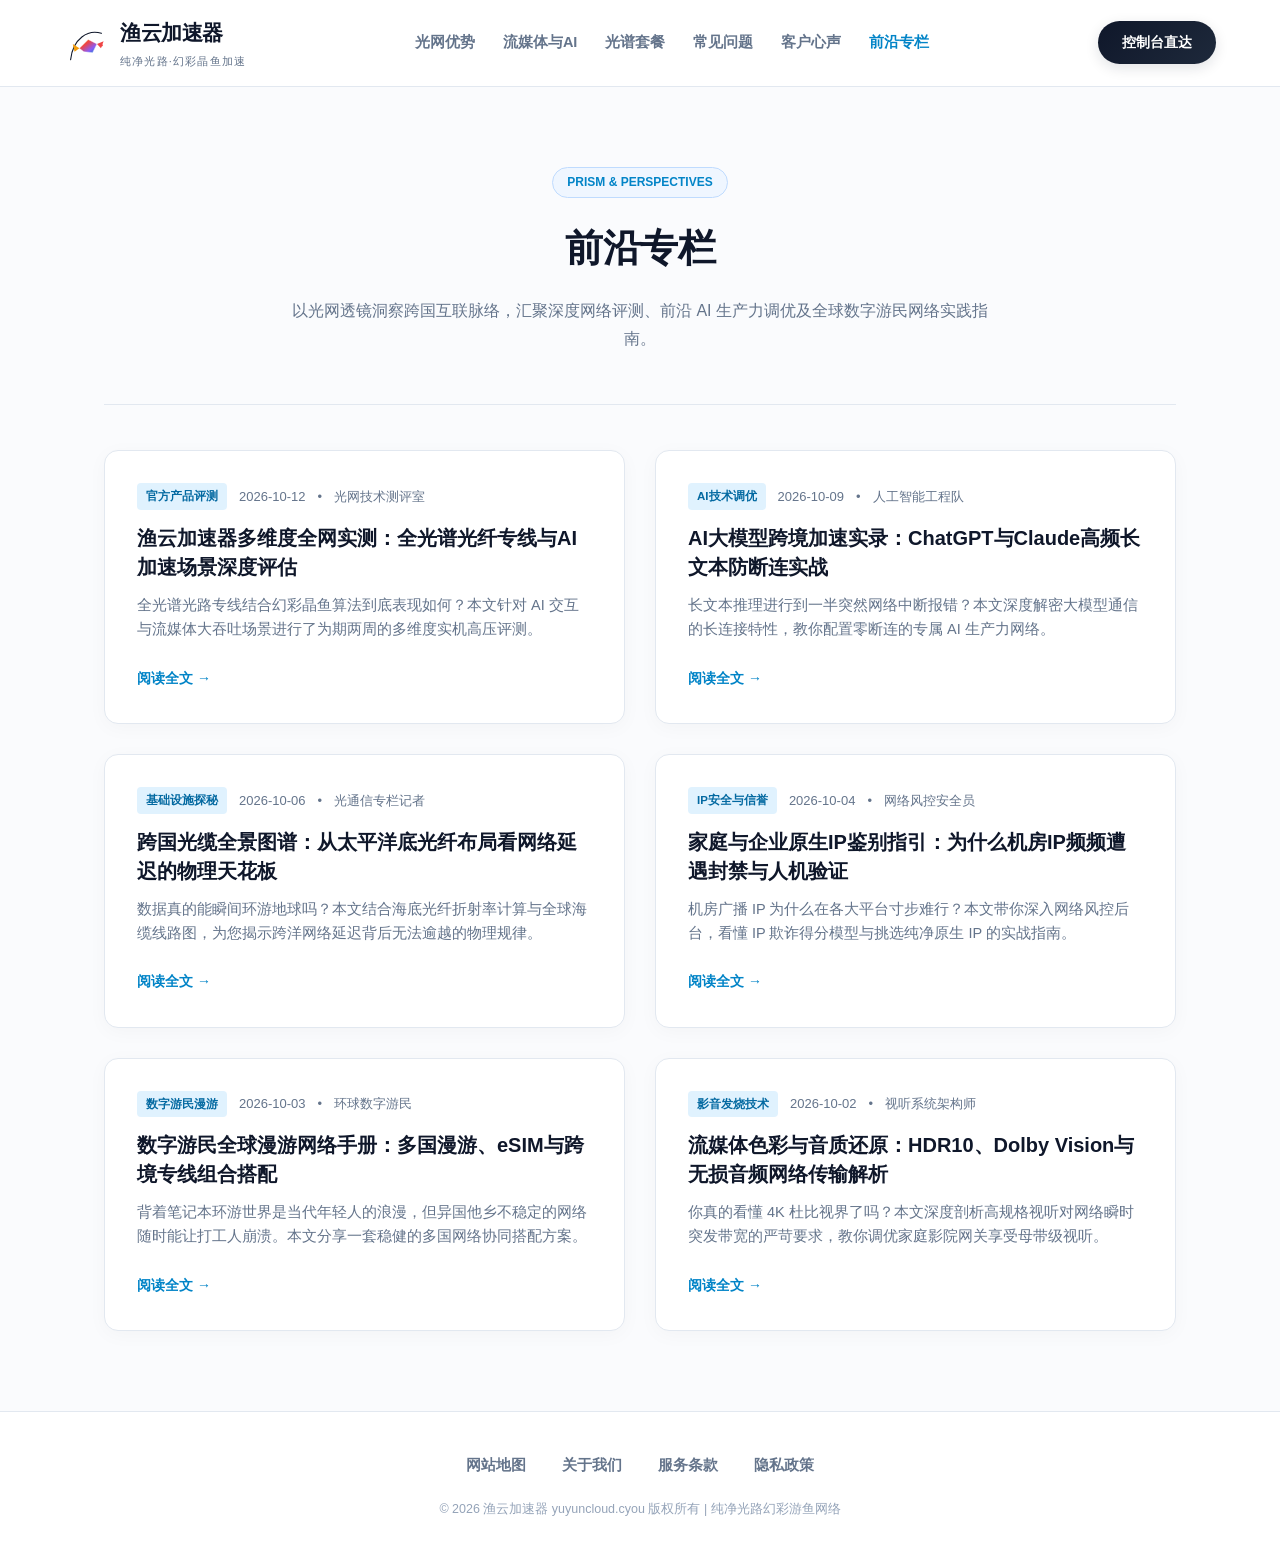
<file: perspectives.html>
<!DOCTYPE html>
<html lang="zh-CN">
<head>
  <meta charset="UTF-8">
  <meta name="viewport" content="width=device-width, initial-scale=1">
  <title>前沿专栏 - 光网技术与数字生活透镜 | 渔云加速器 前沿专栏</title>
  <meta name="description" content="渔云加速器前沿专栏，聚焦全光路网络评测、AI大模型加速、跨太平洋海缆技术、原生IP风控与顶级流媒体视听深度解析。">
  <style>
    :root {
      --bg-canvas: #fafbfd;
      --bg-card: #ffffff;
      --color-dark: #0f172a;
      --color-muted: #64748b;
      --color-border: #e2e8f0;
      --prism-grad: linear-gradient(135deg, #f59e0b 0%, #ef4444 40%, #8b5cf6 80%, #0284c7 100%);
      --prism-coral: #ef4444;
      --prism-amber: #f59e0b;
      --prism-blue: #0284c7;
      --font-body: -apple-system, BlinkMacSystemFont, "Segoe UI", Roboto, "PingFang SC", "Microsoft YaHei", sans-serif;
    }
    * { box-sizing: border-box; margin: 0; padding: 0; }
    html { scroll-behavior: smooth; }
    body {
      background-color: var(--bg-canvas);
      color: var(--color-dark);
      font-family: var(--font-body);
      line-height: 1.8;
      -webkit-font-smoothing: antialiased;
    }
    a { color: inherit; text-decoration: none; }

    /* Nav */
    .prism-navbar {
      position: sticky;
      top: 0;
      z-index: 100;
      background: rgba(255, 255, 255, 0.94);
      border-bottom: 1px solid var(--color-border);
      backdrop-filter: blur(10px);
    }
    .prism-nav-inner {
      max-width: 1200px;
      margin: 0 auto;
      padding: 14px 24px;
      display: flex;
      align-items: center;
      justify-content: space-between;
      gap: 20px;
    }
    .prism-brand-combo {
      display: flex;
      align-items: center;
      gap: 12px;
      flex-shrink: 0;
    }
    .prism-fish-svg {
      width: 44px;
      height: 44px;
      flex-shrink: 0;
    }
    .prism-title-col {
      display: flex;
      flex-direction: column;
    }
    .prism-brand-name {
      font-size: 21px;
      font-weight: 900;
      letter-spacing: -0.5px;
      color: var(--color-dark);
    }
    .prism-tagline {
      font-size: 11px;
      color: var(--color-muted);
      letter-spacing: 1.2px;
    }
    .prism-nav-links {
      display: flex;
      align-items: center;
      gap: 28px;
      list-style: none;
    }
    .prism-nav-links a {
      font-size: 14.5px;
      font-weight: 700;
      color: var(--color-muted);
      transition: color 0.2s;
    }
    .prism-nav-links a:hover, .prism-nav-links a.active {
      color: var(--prism-blue);
    }
    .prism-top-login {
      background: linear-gradient(135deg, #0f172a 0%, #1e293b 100%);
      color: #fff;
      font-size: 14px;
      font-weight: 800;
      padding: 9px 24px;
      border-radius: 999px;
      box-shadow: 0 4px 14px rgba(15, 23, 42, 0.12);
      transition: all 0.2s;
      flex-shrink: 0;
    }
    .prism-top-login:hover {
      transform: translateY(-1px);
      box-shadow: 0 6px 18px rgba(15, 23, 42, 0.2);
    }

    /* Container */
    .container {
      max-width: 1120px;
      margin: 0 auto;
      padding: 40px 24px 80px;
    }
    .hub-hero {
      text-align: center;
      padding: 40px 0 50px;
      margin-bottom: 45px;
      border-bottom: 1px solid var(--color-border);
    }
    .hub-pill {
      display: inline-flex;
      align-items: center;
      gap: 6px;
      background: #eff6ff;
      border: 1px solid #bfdbfe;
      color: var(--prism-blue);
      font-size: 12px;
      font-weight: 800;
      padding: 4px 14px;
      border-radius: 999px;
      margin-bottom: 16px;
    }
    .hub-h1 {
      font-size: 38px;
      font-weight: 900;
      color: var(--color-dark);
      letter-spacing: -0.5px;
      margin-bottom: 14px;
    }
    .hub-subtitle {
      font-size: 16px;
      color: var(--color-muted);
      max-width: 700px;
      margin: 0 auto;
    }
    .cards-grid {
      display: grid;
      grid-template-columns: repeat(2, 1fr);
      gap: 30px;
    }
    .prism-article-card {
      background: #ffffff;
      border: 1px solid var(--color-border);
      border-radius: 14px;
      padding: 32px;
      display: flex;
      flex-direction: column;
      box-shadow: 0 4px 20px rgba(15, 23, 42, 0.03);
      transition: all 0.25s;
    }
    .prism-article-card:hover {
      border-color: #93c5fd;
      transform: translateY(-3px);
      box-shadow: 0 12px 30px rgba(2, 132, 199, 0.08);
    }
    .card-meta-row {
      display: flex;
      align-items: center;
      gap: 12px;
      font-size: 13px;
      color: var(--color-muted);
      margin-bottom: 14px;
    }
    .card-badge {
      background: #e0f2fe;
      color: #0369a1;
      padding: 3px 9px;
      border-radius: 4px;
      font-weight: 800;
      font-size: 11.5px;
    }
    .card-heading {
      font-size: 20px;
      font-weight: 800;
      color: var(--color-dark);
      margin-bottom: 12px;
      line-height: 1.45;
    }
    .card-summary {
      font-size: 14.5px;
      color: var(--color-muted);
      line-height: 1.65;
      margin-bottom: 24px;
      flex-grow: 1;
    }
    .card-cta-link {
      color: var(--prism-blue);
      font-weight: 800;
      font-size: 14px;
      display: inline-flex;
      align-items: center;
      gap: 6px;
    }

    /* Article View */
    .crumb-bar {
      display: flex;
      align-items: center;
      gap: 8px;
      font-size: 13.5px;
      color: var(--color-muted);
      margin-bottom: 30px;
    }
    .crumb-bar a:hover { color: var(--prism-blue); }
    .article-header {
      margin-bottom: 35px;
      padding-bottom: 25px;
      border-bottom: 1px solid var(--color-border);
    }
    .article-h1 {
      font-size: 34px;
      font-weight: 900;
      color: var(--color-dark);
      line-height: 1.35;
      margin-bottom: 18px;
    }
    .article-meta-info {
      display: flex;
      align-items: center;
      gap: 20px;
      font-size: 13px;
      color: var(--color-muted);
      flex-wrap: wrap;
    }
    .article-body-box {
      background: #ffffff;
      border: 1px solid var(--color-border);
      border-radius: 16px;
      padding: 50px;
      font-size: 16px;
      line-height: 1.85;
      color: #334155;
      box-shadow: 0 4px 24px rgba(15, 23, 42, 0.03);
    }
    .article-body-box h2 {
      font-size: 24px;
      font-weight: 900;
      color: var(--color-dark);
      margin: 40px 0 18px;
      padding-bottom: 10px;
      border-bottom: 1px solid var(--color-border);
    }
    .article-body-box h2:first-child { margin-top: 0; }
    .article-body-box h3 {
      font-size: 19px;
      font-weight: 800;
      color: #1e293b;
      margin: 28px 0 14px;
    }
    .article-body-box p {
      margin-bottom: 22px;
      text-align: justify;
    }
    .article-body-box ul, .article-body-box ol {
      margin: 0 0 24px 24px;
    }
    .article-body-box li {
      margin-bottom: 10px;
    }

    /* Dedicated Hyperlink Colors */
    .content-link, .content-link:visited {
      color: var(--prism-blue) !important;
      font-weight: 700;
      text-decoration: underline !important;
      text-underline-offset: 4px;
      transition: opacity 0.2s;
    }
    .content-link:hover {
      opacity: 0.8;
    }

    .article-foot-bar {
      margin-top: 50px;
      padding-top: 25px;
      border-top: 1px dashed var(--color-border);
      font-size: 13.5px;
      color: var(--color-muted);
      display: flex;
      justify-content: space-between;
      align-items: center;
      flex-wrap: wrap;
      gap: 15px;
    }

    /* Footer */
    .strict-footer-prism {
      background: #ffffff;
      border-top: 1px solid var(--color-border);
      padding: 40px 24px;
      text-align: center;
    }
    .footer-four-row {
      display: flex;
      justify-content: center;
      align-items: center;
      gap: 36px;
      margin-bottom: 20px;
      flex-wrap: wrap;
    }
    .footer-four-row a {
      font-size: 14.5px;
      font-weight: 700;
      color: var(--color-muted);
      transition: color 0.2s;
    }
    .footer-four-row a:hover { color: var(--color-dark); }
    .footer-copy-text {
      font-size: 12.5px;
      color: #94a3b8;
    }

    @media (max-width: 860px) {
      .prism-nav-links { display: none; }
      .cards-grid { grid-template-columns: 1fr; }
      .article-body-box { padding: 28px 20px; }
      .article-h1 { font-size: 26px; }
    }
  </style>

<meta property="og:url" content="https://yuyuncloud.cyou/perspectives.html">
<meta property="og:title" content="前沿专栏 - 光网技术与数字生活透镜 | 渔云加速器 前沿专栏">
<meta property="og:description" content="渔云加速器前沿专栏，聚焦全光路网络评测、AI大模型加速、跨太平洋海缆技术、原生IP风控与顶级流媒体视听深度解析。">
<meta property="og:site_name" content="渔云">
<meta property="og:type" content="article">
<meta name="twitter:title" content="前沿专栏 - 光网技术与数字生活透镜 | 渔云加速器 前沿专栏">
<meta name="twitter:description" content="渔云加速器前沿专栏，聚焦全光路网络评测、AI大模型加速、跨太平洋海缆技术、原生IP风控与顶级流媒体视听深度解析。">
<link rel="canonical" href="https://yuyuncloud.cyou/perspectives.html">
<script id="landing-maintenance-schema" type="application/ld+json">{"@context": "https://schema.org", "@type": "BreadcrumbList", "itemListElement": [{"@type": "ListItem", "position": 1, "name": "渔云机场", "item": "https://yuyuncloud.cyou/"}, {"@type": "ListItem", "position": 2, "name": "前沿专栏 - 光网技术与数字生活透镜 | 渔云加速器 前沿专栏", "item": "https://yuyuncloud.cyou/perspectives.html"}]}</script>
</head>
<body>

  <!-- Top Nav -->
  <header class="prism-navbar">
    <div class="prism-nav-inner">
      <a href="index.html" class="prism-brand-combo">
        <svg class="prism-fish-svg" viewBox="0 0 100 100" fill="none" xmlns="http://www.w3.org/2000/svg">
          <defs>
            <linearGradient id="prismFishGrad" x1="0%" y1="0%" x2="100%" y2="100%">
              <stop offset="0%" stop-color="#f59e0b"/>
              <stop offset="35%" stop-color="#ef4444"/>
              <stop offset="70%" stop-color="#8b5cf6"/>
              <stop offset="100%" stop-color="#0284c7"/>
            </linearGradient>
          </defs>
          <path d="M15 88 C 20 40, 55 18, 85 28" stroke="#0f172a" stroke-width="2.5" stroke-linecap="round"/>
          <line x1="85" y1="28" x2="85" y2="55" stroke="url(#prismFishGrad)" stroke-width="1.5" stroke-dasharray="3 3"/>
          <circle cx="85" cy="55" r="3" fill="#ef4444"/>
          <polygon points="35,62 55,42 75,52 65,72 45,70" fill="url(#prismFishGrad)" stroke="#ffffff" stroke-width="1"/>
          <polygon points="75,52 90,46 84,62" fill="#ef4444"/>
          <polygon points="35,62 20,52 24,70" fill="#f59e0b"/>
        </svg>
        <div class="prism-title-col">
          <div class="prism-brand-name">渔云加速器</div>
          <div class="prism-tagline">纯净光路·幻彩晶鱼加速</div>
        </div>
      </a>

      <nav>
        <ul class="prism-nav-links">
          <li><a href="index.html#advantages">光网优势</a></li>
          <li><a href="index.html#streaming">流媒体与AI</a></li>
          <li><a href="index.html#pricing">光谱套餐</a></li>
          <li><a href="index.html#faq">常见问题</a></li>
          <li><a href="index.html#reviews">客户心声</a></li>
          <li><a href="perspectives.html" class="active">前沿专栏</a></li>
        </ul>
      </nav>

      <a href="https://ww012.twilightaff.com/#/?code=A56DH1Af" target="_blank" class="prism-top-login" rel="nofollow noopener sponsored">
        控制台直达
      </a>
    </div>
  </header>

  <main class="container">
    <div class="hub-hero">
      <div class="hub-pill">PRISM & PERSPECTIVES</div>
      <h1 class="hub-h1">前沿专栏</h1>
      <p class="hub-subtitle">
        以光网透镜洞察跨国互联脉络，汇聚深度网络评测、前沿 AI 生产力调优及全球数字游民网络实践指南。
      </p>
    </div>

    <section class="cards-grid">

      <article class="prism-article-card">
        <div class="card-meta-row">
          <span class="card-badge">官方产品评测</span>
          <span>2026-10-12</span>
          <span>•</span>
          <span>光网技术测评室</span>
        </div>
        <h2 class="card-heading"><a href="yuyun-spectrum-network-evaluation.html">渔云加速器多维度全网实测：全光谱光纤专线与AI加速场景深度评估</a></h2>
        <p class="card-summary">全光谱光路专线结合幻彩晶鱼算法到底表现如何？本文针对 AI 交互与流媒体大吞吐场景进行了为期两周的多维度实机高压评测。</p>
        <a href="yuyun-spectrum-network-evaluation.html" class="card-cta-link">阅读全文 &rarr;</a>
      </article>
      <article class="prism-article-card">
        <div class="card-meta-row">
          <span class="card-badge">AI技术调优</span>
          <span>2026-10-09</span>
          <span>•</span>
          <span>人工智能工程队</span>
        </div>
        <h2 class="card-heading"><a href="ai-model-inference-network-tuning.html">AI大模型跨境加速实录：ChatGPT与Claude高频长文本防断连实战</a></h2>
        <p class="card-summary">长文本推理进行到一半突然网络中断报错？本文深度解密大模型通信的长连接特性，教你配置零断连的专属 AI 生产力网络。</p>
        <a href="ai-model-inference-network-tuning.html" class="card-cta-link">阅读全文 &rarr;</a>
      </article>
      <article class="prism-article-card">
        <div class="card-meta-row">
          <span class="card-badge">基础设施探秘</span>
          <span>2026-10-06</span>
          <span>•</span>
          <span>光通信专栏记者</span>
        </div>
        <h2 class="card-heading"><a href="submarine-cable-map-latency-limits.html">跨国光缆全景图谱：从太平洋底光纤布局看网络延迟的物理天花板</a></h2>
        <p class="card-summary">数据真的能瞬间环游地球吗？本文结合海底光纤折射率计算与全球海缆线路图，为您揭示跨洋网络延迟背后无法逾越的物理规律。</p>
        <a href="submarine-cable-map-latency-limits.html" class="card-cta-link">阅读全文 &rarr;</a>
      </article>
      <article class="prism-article-card">
        <div class="card-meta-row">
          <span class="card-badge">IP安全与信誉</span>
          <span>2026-10-04</span>
          <span>•</span>
          <span>网络风控安全员</span>
        </div>
        <h2 class="card-heading"><a href="residential-ip-fraud-score-audit.html">家庭与企业原生IP鉴别指引：为什么机房IP频频遭遇封禁与人机验证</a></h2>
        <p class="card-summary">机房广播 IP 为什么在各大平台寸步难行？本文带你深入网络风控后台，看懂 IP 欺诈得分模型与挑选纯净原生 IP 的实战指南。</p>
        <a href="residential-ip-fraud-score-audit.html" class="card-cta-link">阅读全文 &rarr;</a>
      </article>
      <article class="prism-article-card">
        <div class="card-meta-row">
          <span class="card-badge">数字游民漫游</span>
          <span>2026-10-03</span>
          <span>•</span>
          <span>环球数字游民</span>
        </div>
        <h2 class="card-heading"><a href="digital-nomad-connectivity-handbook.html">数字游民全球漫游网络手册：多国漫游、eSIM与跨境专线组合搭配</a></h2>
        <p class="card-summary">背着笔记本环游世界是当代年轻人的浪漫，但异国他乡不稳定的网络随时能让打工人崩溃。本文分享一套稳健的多国网络协同搭配方案。</p>
        <a href="digital-nomad-connectivity-handbook.html" class="card-cta-link">阅读全文 &rarr;</a>
      </article>
      <article class="prism-article-card">
        <div class="card-meta-row">
          <span class="card-badge">影音发烧技术</span>
          <span>2026-10-02</span>
          <span>•</span>
          <span>视听系统架构师</span>
        </div>
        <h2 class="card-heading"><a href="audiovisual-mastering-bitrate-streaming.html">流媒体色彩与音质还原：HDR10、Dolby Vision与无损音频网络传输解析</a></h2>
        <p class="card-summary">你真的看懂 4K 杜比视界了吗？本文深度剖析高规格视听对网络瞬时突发带宽的严苛要求，教你调优家庭影院网关享受母带级视听。</p>
        <a href="audiovisual-mastering-bitrate-streaming.html" class="card-cta-link">阅读全文 &rarr;</a>
      </article>
    </section>
  </main>

  <!-- Strict Footer: ONLY 4 titles -->
  <footer class="strict-footer-prism">
    <div class="footer-four-row">
      <a href="sitemap.html" target="_blank">网站地图</a>
      <a href="about.html" target="_blank">关于我们</a>
      <a href="terms.html" target="_blank">服务条款</a>
      <a href="privacy.html" target="_blank">隐私政策</a>
    </div>
    <div class="footer-copy-text">
      &copy; 2026 渔云加速器 yuyuncloud.cyou 版权所有 | 纯净光路幻彩游鱼网络
    </div>
  </footer>

</body>
</html>
</file>
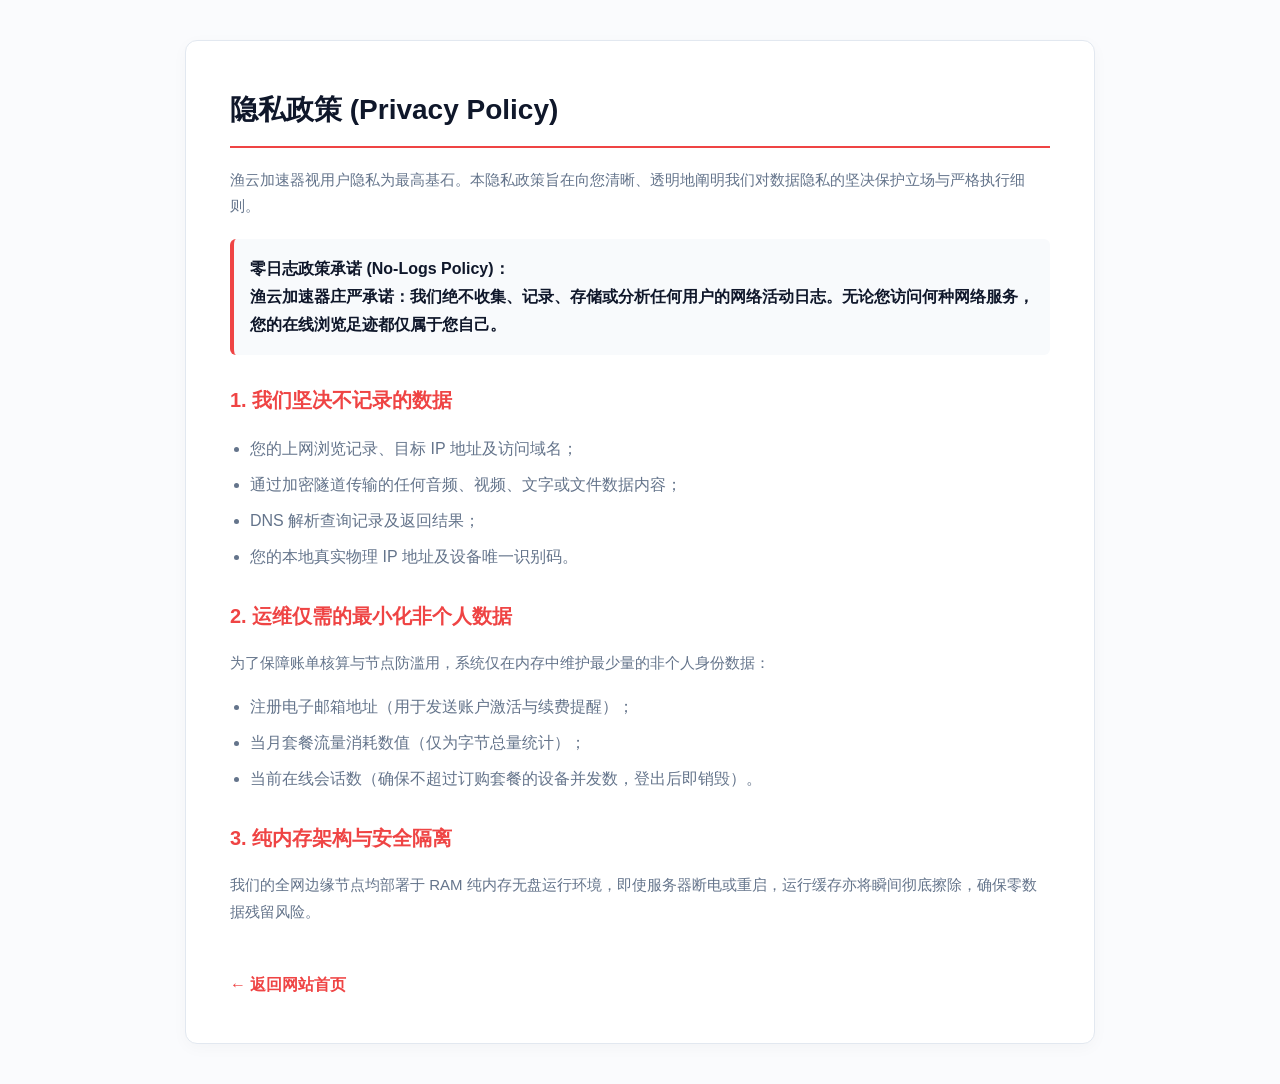
<file: privacy.html>
<!DOCTYPE html>
<html lang="zh-CN">
<head>
  <meta charset="UTF-8">
  <meta name="viewport" content="width=device-width, initial-scale=1">
  <title>隐私政策 | 渔云加速器 yuyuncloud.cyou</title>
  <style>
    body { background:#fafbfd; color:#0f172a; font-family:-apple-system,BlinkMacSystemFont,"Segoe UI",Roboto,"PingFang SC",sans-serif; margin:0; padding:40px 20px; line-height:1.75; }
    .page-box { max-width:820px; margin:0 auto; background:#ffffff; padding:44px; border:1px solid #e2e8f0; border-radius:12px; box-shadow:0 4px 16px rgba(15,23,42,0.03); }
    h1 { color:#0f172a; border-bottom:2px solid #ef4444; padding-bottom:12px; margin-top:0; font-size:28px; }
    h2 { color:#ef4444; font-size:20px; margin-top:28px; }
    p { color:#64748b; font-size:15px; margin-bottom:16px; }
    .prism-box { background:#f8fafc; border-left:4px solid #ef4444; padding:16px; border-radius:6px; margin:20px 0; color:#0f172a; font-weight:600; }
    ul { color:#64748b; padding-left:20px; margin-bottom:20px; }
    li { margin-bottom:8px; }
    .back-btn { display:inline-block; margin-top:30px; color:#ef4444; font-weight:bold; text-decoration:none; }
    .back-btn:hover { text-decoration:underline; }
  </style>

<meta name="description" content="渔云加速器视用户隐私为最高基石。本隐私政策旨在向您清晰、透明地阐明我们对数据隐私的坚决保护立场与严格执行细则。">
<meta property="og:url" content="https://yuyuncloud.cyou/privacy.html">
<meta property="og:title" content="隐私政策 | 渔云加速器 yuyuncloud.cyou">
<meta property="og:description" content="渔云加速器视用户隐私为最高基石。本隐私政策旨在向您清晰、透明地阐明我们对数据隐私的坚决保护立场与严格执行细则。">
<meta property="og:site_name" content="渔云">
<meta property="og:type" content="article">
<meta name="twitter:title" content="隐私政策 | 渔云加速器 yuyuncloud.cyou">
<meta name="twitter:description" content="渔云加速器视用户隐私为最高基石。本隐私政策旨在向您清晰、透明地阐明我们对数据隐私的坚决保护立场与严格执行细则。">
<link rel="canonical" href="https://yuyuncloud.cyou/privacy.html">
<script id="landing-maintenance-schema" type="application/ld+json">{"@context": "https://schema.org", "@type": "BreadcrumbList", "itemListElement": [{"@type": "ListItem", "position": 1, "name": "渔云机场", "item": "https://yuyuncloud.cyou/"}, {"@type": "ListItem", "position": 2, "name": "隐私政策 | 渔云加速器 yuyuncloud.cyou", "item": "https://yuyuncloud.cyou/privacy.html"}]}</script>
</head>
<body>
  <div class="page-box">
    <h1>隐私政策 (Privacy Policy)</h1>
    <p>渔云加速器视用户隐私为最高基石。本隐私政策旨在向您清晰、透明地阐明我们对数据隐私的坚决保护立场与严格执行细则。</p>

    <div class="prism-box">
      零日志政策承诺 (No-Logs Policy)：<br>
      渔云加速器庄严承诺：我们绝不收集、记录、存储或分析任何用户的网络活动日志。无论您访问何种网络服务，您的在线浏览足迹都仅属于您自己。
    </div>

    <h2>1. 我们坚决不记录的数据</h2>
    <ul>
      <li>您的上网浏览记录、目标 IP 地址及访问域名；</li>
      <li>通过加密隧道传输的任何音频、视频、文字或文件数据内容；</li>
      <li>DNS 解析查询记录及返回结果；</li>
      <li>您的本地真实物理 IP 地址及设备唯一识别码。</li>
    </ul>

    <h2>2. 运维仅需的最小化非个人数据</h2>
    <p>为了保障账单核算与节点防滥用，系统仅在内存中维护最少量的非个人身份数据：</p>
    <ul>
      <li>注册电子邮箱地址（用于发送账户激活与续费提醒）；</li>
      <li>当月套餐流量消耗数值（仅为字节总量统计）；</li>
      <li>当前在线会话数（确保不超过订购套餐的设备并发数，登出后即销毁）。</li>
    </ul>

    <h2>3. 纯内存架构与安全隔离</h2>
    <p>我们的全网边缘节点均部署于 RAM 纯内存无盘运行环境，即使服务器断电或重启，运行缓存亦将瞬间彻底擦除，确保零数据残留风险。</p>

    <a href="index.html" class="back-btn">&larr; 返回网站首页</a>
  </div>
</body>
</html>
</file>
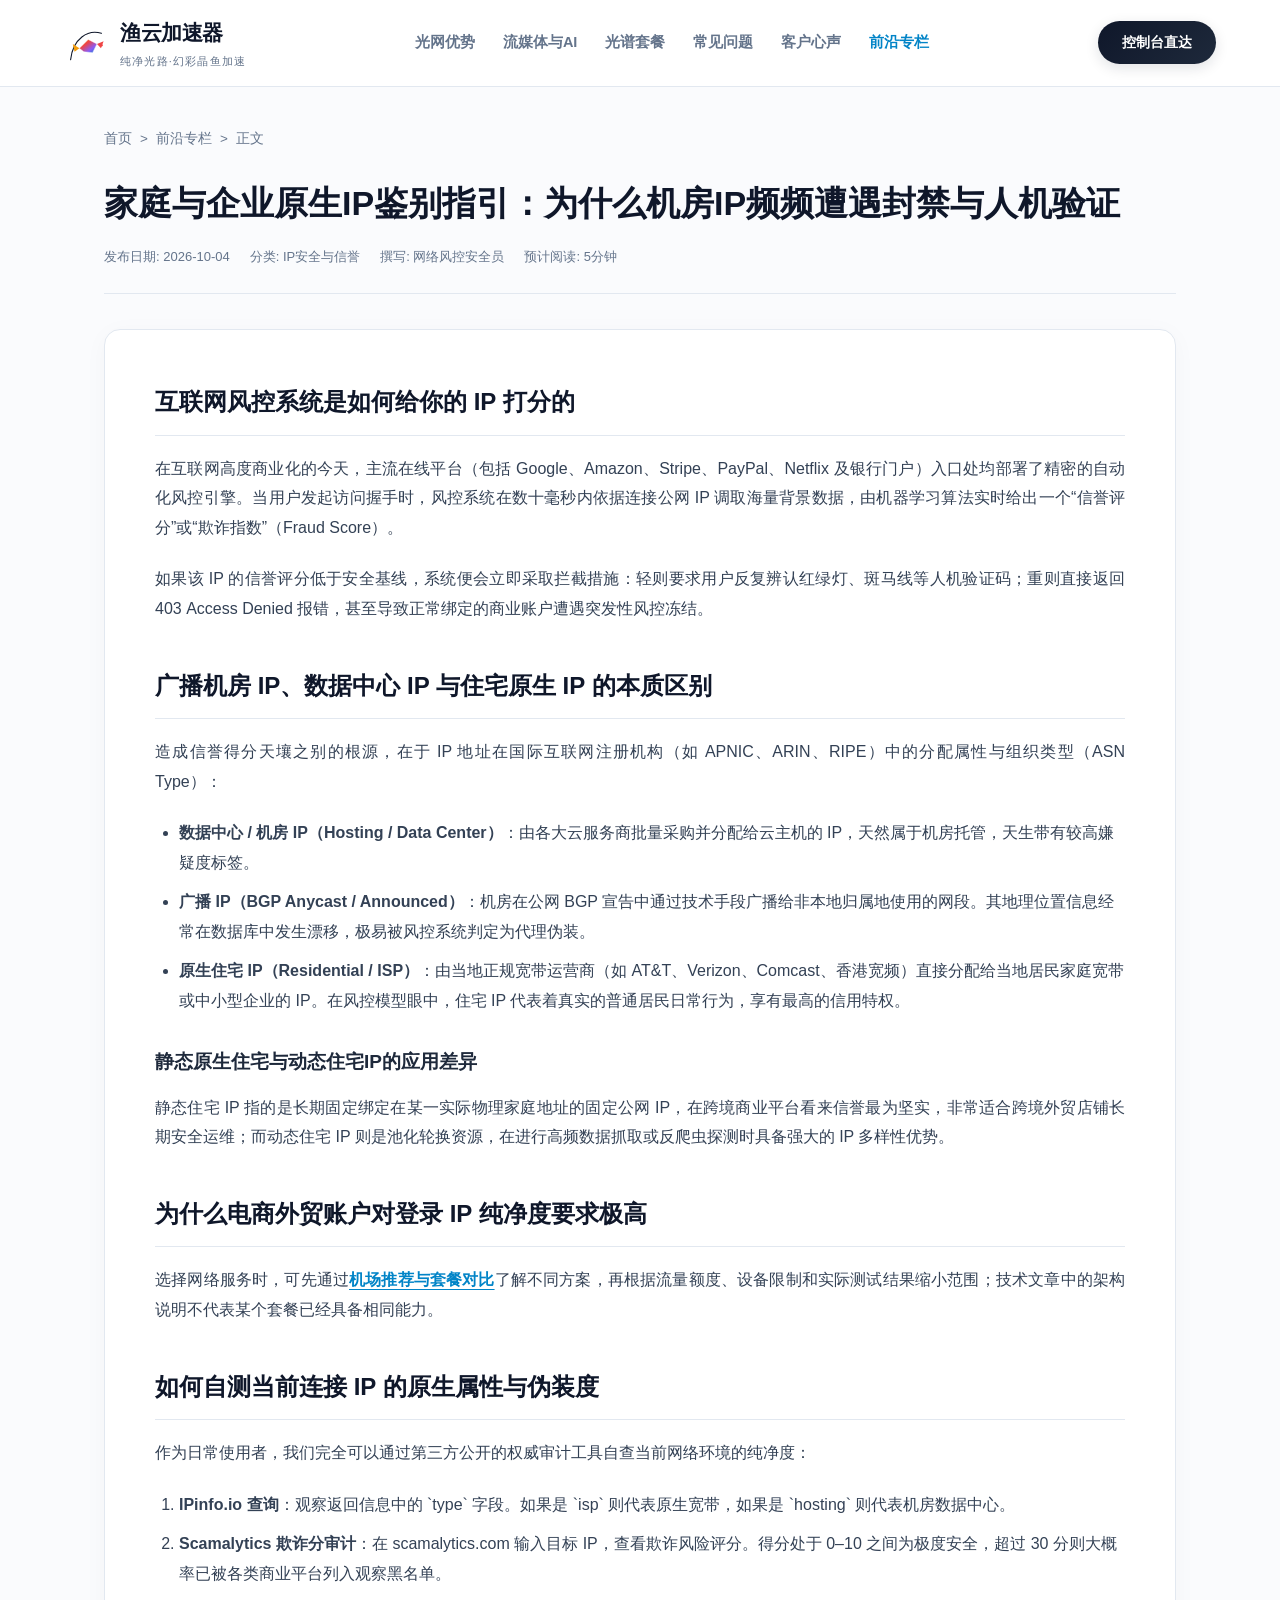
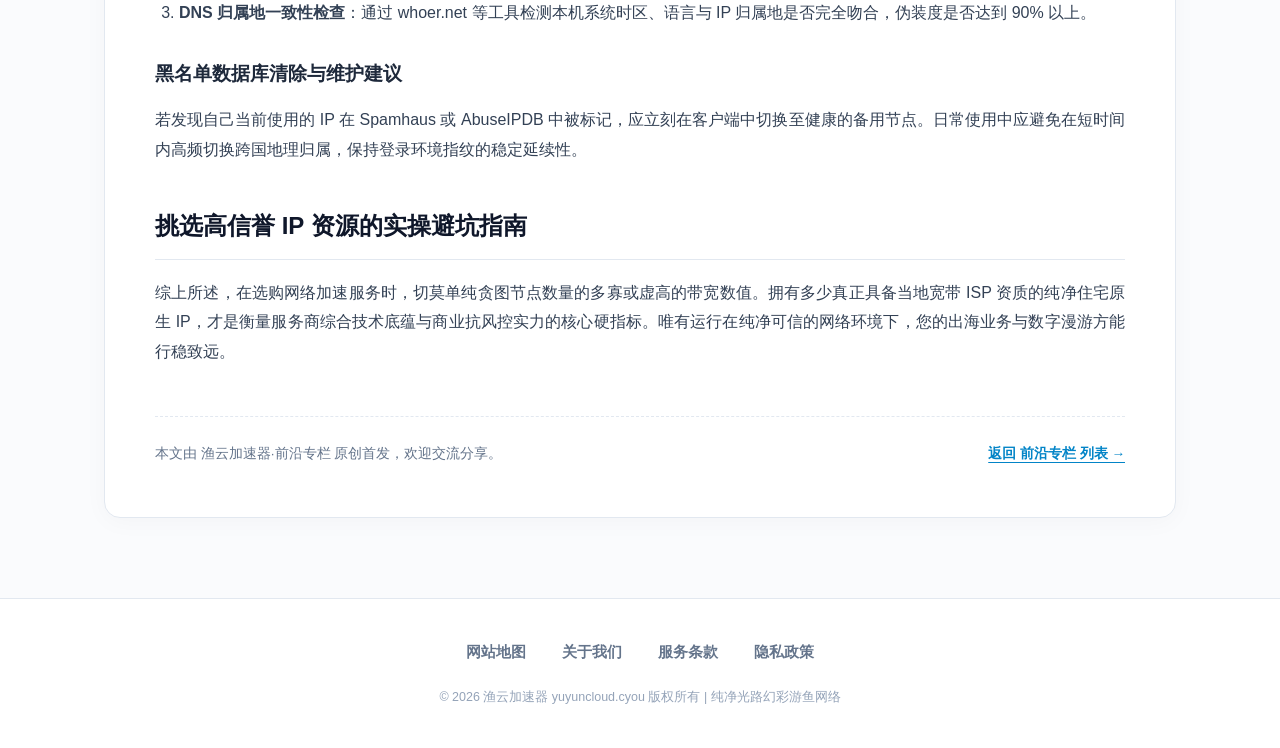
<file: residential-ip-fraud-score-audit.html>
<!DOCTYPE html>

<html lang="zh-CN">
<head>
<meta charset="utf-8"/>
<meta content="width=device-width, initial-scale=1" name="viewport"/>
<title>家庭与企业原生IP鉴别指引：为什么机房IP频频遭遇封禁与人机验证 | 渔云加速器 前沿专栏</title>
<meta content="为什么你的网络频频遭遇Cloudflare阻断和人机验证？深度解析机房IP与住宅原生IP差异、Fraud Score欺诈得分算法及自测实操指南。" name="description"/>
<style>
    :root {
      --bg-canvas: #fafbfd;
      --bg-card: #ffffff;
      --color-dark: #0f172a;
      --color-muted: #64748b;
      --color-border: #e2e8f0;
      --prism-grad: linear-gradient(135deg, #f59e0b 0%, #ef4444 40%, #8b5cf6 80%, #0284c7 100%);
      --prism-coral: #ef4444;
      --prism-amber: #f59e0b;
      --prism-blue: #0284c7;
      --font-body: -apple-system, BlinkMacSystemFont, "Segoe UI", Roboto, "PingFang SC", "Microsoft YaHei", sans-serif;
    }
    * { box-sizing: border-box; margin: 0; padding: 0; }
    html { scroll-behavior: smooth; }
    body {
      background-color: var(--bg-canvas);
      color: var(--color-dark);
      font-family: var(--font-body);
      line-height: 1.8;
      -webkit-font-smoothing: antialiased;
    }
    a { color: inherit; text-decoration: none; }

    /* Nav */
    .prism-navbar {
      position: sticky;
      top: 0;
      z-index: 100;
      background: rgba(255, 255, 255, 0.94);
      border-bottom: 1px solid var(--color-border);
      backdrop-filter: blur(10px);
    }
    .prism-nav-inner {
      max-width: 1200px;
      margin: 0 auto;
      padding: 14px 24px;
      display: flex;
      align-items: center;
      justify-content: space-between;
      gap: 20px;
    }
    .prism-brand-combo {
      display: flex;
      align-items: center;
      gap: 12px;
      flex-shrink: 0;
    }
    .prism-fish-svg {
      width: 44px;
      height: 44px;
      flex-shrink: 0;
    }
    .prism-title-col {
      display: flex;
      flex-direction: column;
    }
    .prism-brand-name {
      font-size: 21px;
      font-weight: 900;
      letter-spacing: -0.5px;
      color: var(--color-dark);
    }
    .prism-tagline {
      font-size: 11px;
      color: var(--color-muted);
      letter-spacing: 1.2px;
    }
    .prism-nav-links {
      display: flex;
      align-items: center;
      gap: 28px;
      list-style: none;
    }
    .prism-nav-links a {
      font-size: 14.5px;
      font-weight: 700;
      color: var(--color-muted);
      transition: color 0.2s;
    }
    .prism-nav-links a:hover, .prism-nav-links a.active {
      color: var(--prism-blue);
    }
    .prism-top-login {
      background: linear-gradient(135deg, #0f172a 0%, #1e293b 100%);
      color: #fff;
      font-size: 14px;
      font-weight: 800;
      padding: 9px 24px;
      border-radius: 999px;
      box-shadow: 0 4px 14px rgba(15, 23, 42, 0.12);
      transition: all 0.2s;
      flex-shrink: 0;
    }
    .prism-top-login:hover {
      transform: translateY(-1px);
      box-shadow: 0 6px 18px rgba(15, 23, 42, 0.2);
    }

    /* Container */
    .container {
      max-width: 1120px;
      margin: 0 auto;
      padding: 40px 24px 80px;
    }
    .hub-hero {
      text-align: center;
      padding: 40px 0 50px;
      margin-bottom: 45px;
      border-bottom: 1px solid var(--color-border);
    }
    .hub-pill {
      display: inline-flex;
      align-items: center;
      gap: 6px;
      background: #eff6ff;
      border: 1px solid #bfdbfe;
      color: var(--prism-blue);
      font-size: 12px;
      font-weight: 800;
      padding: 4px 14px;
      border-radius: 999px;
      margin-bottom: 16px;
    }
    .hub-h1 {
      font-size: 38px;
      font-weight: 900;
      color: var(--color-dark);
      letter-spacing: -0.5px;
      margin-bottom: 14px;
    }
    .hub-subtitle {
      font-size: 16px;
      color: var(--color-muted);
      max-width: 700px;
      margin: 0 auto;
    }
    .cards-grid {
      display: grid;
      grid-template-columns: repeat(2, 1fr);
      gap: 30px;
    }
    .prism-article-card {
      background: #ffffff;
      border: 1px solid var(--color-border);
      border-radius: 14px;
      padding: 32px;
      display: flex;
      flex-direction: column;
      box-shadow: 0 4px 20px rgba(15, 23, 42, 0.03);
      transition: all 0.25s;
    }
    .prism-article-card:hover {
      border-color: #93c5fd;
      transform: translateY(-3px);
      box-shadow: 0 12px 30px rgba(2, 132, 199, 0.08);
    }
    .card-meta-row {
      display: flex;
      align-items: center;
      gap: 12px;
      font-size: 13px;
      color: var(--color-muted);
      margin-bottom: 14px;
    }
    .card-badge {
      background: #e0f2fe;
      color: #0369a1;
      padding: 3px 9px;
      border-radius: 4px;
      font-weight: 800;
      font-size: 11.5px;
    }
    .card-heading {
      font-size: 20px;
      font-weight: 800;
      color: var(--color-dark);
      margin-bottom: 12px;
      line-height: 1.45;
    }
    .card-summary {
      font-size: 14.5px;
      color: var(--color-muted);
      line-height: 1.65;
      margin-bottom: 24px;
      flex-grow: 1;
    }
    .card-cta-link {
      color: var(--prism-blue);
      font-weight: 800;
      font-size: 14px;
      display: inline-flex;
      align-items: center;
      gap: 6px;
    }

    /* Article View */
    .crumb-bar {
      display: flex;
      align-items: center;
      gap: 8px;
      font-size: 13.5px;
      color: var(--color-muted);
      margin-bottom: 30px;
    }
    .crumb-bar a:hover { color: var(--prism-blue); }
    .article-header {
      margin-bottom: 35px;
      padding-bottom: 25px;
      border-bottom: 1px solid var(--color-border);
    }
    .article-h1 {
      font-size: 34px;
      font-weight: 900;
      color: var(--color-dark);
      line-height: 1.35;
      margin-bottom: 18px;
    }
    .article-meta-info {
      display: flex;
      align-items: center;
      gap: 20px;
      font-size: 13px;
      color: var(--color-muted);
      flex-wrap: wrap;
    }
    .article-body-box {
      background: #ffffff;
      border: 1px solid var(--color-border);
      border-radius: 16px;
      padding: 50px;
      font-size: 16px;
      line-height: 1.85;
      color: #334155;
      box-shadow: 0 4px 24px rgba(15, 23, 42, 0.03);
    }
    .article-body-box h2 {
      font-size: 24px;
      font-weight: 900;
      color: var(--color-dark);
      margin: 40px 0 18px;
      padding-bottom: 10px;
      border-bottom: 1px solid var(--color-border);
    }
    .article-body-box h2:first-child { margin-top: 0; }
    .article-body-box h3 {
      font-size: 19px;
      font-weight: 800;
      color: #1e293b;
      margin: 28px 0 14px;
    }
    .article-body-box p {
      margin-bottom: 22px;
      text-align: justify;
    }
    .article-body-box ul, .article-body-box ol {
      margin: 0 0 24px 24px;
    }
    .article-body-box li {
      margin-bottom: 10px;
    }

    /* Dedicated Hyperlink Colors */
    .content-link, .content-link:visited {
      color: var(--prism-blue) !important;
      font-weight: 700;
      text-decoration: underline !important;
      text-underline-offset: 4px;
      transition: opacity 0.2s;
    }
    .content-link:hover {
      opacity: 0.8;
    }

    .article-foot-bar {
      margin-top: 50px;
      padding-top: 25px;
      border-top: 1px dashed var(--color-border);
      font-size: 13.5px;
      color: var(--color-muted);
      display: flex;
      justify-content: space-between;
      align-items: center;
      flex-wrap: wrap;
      gap: 15px;
    }

    /* Footer */
    .strict-footer-prism {
      background: #ffffff;
      border-top: 1px solid var(--color-border);
      padding: 40px 24px;
      text-align: center;
    }
    .footer-four-row {
      display: flex;
      justify-content: center;
      align-items: center;
      gap: 36px;
      margin-bottom: 20px;
      flex-wrap: wrap;
    }
    .footer-four-row a {
      font-size: 14.5px;
      font-weight: 700;
      color: var(--color-muted);
      transition: color 0.2s;
    }
    .footer-four-row a:hover { color: var(--color-dark); }
    .footer-copy-text {
      font-size: 12.5px;
      color: #94a3b8;
    }

    @media (max-width: 860px) {
      .prism-nav-links { display: none; }
      .cards-grid { grid-template-columns: 1fr; }
      .article-body-box { padding: 28px 20px; }
      .article-h1 { font-size: 26px; }
    }
  </style>
<meta content="https://yuyuncloud.cyou/residential-ip-fraud-score-audit.html" property="og:url"/>
<meta content="家庭与企业原生IP鉴别指引：为什么机房IP频频遭遇封禁与人机验证 | 渔云加速器 前沿专栏" property="og:title"/>
<meta content="为什么你的网络频频遭遇Cloudflare阻断和人机验证？深度解析机房IP与住宅原生IP差异、Fraud Score欺诈得分算法及自测实操指南。" property="og:description"/>
<meta content="渔云" property="og:site_name"/>
<meta content="article" property="og:type"/>
<meta content="家庭与企业原生IP鉴别指引：为什么机房IP频频遭遇封禁与人机验证 | 渔云加速器 前沿专栏" name="twitter:title"/>
<meta content="为什么你的网络频频遭遇Cloudflare阻断和人机验证？深度解析机房IP与住宅原生IP差异、Fraud Score欺诈得分算法及自测实操指南。" name="twitter:description"/>
<link href="https://yuyuncloud.cyou/residential-ip-fraud-score-audit.html" rel="canonical"/>
<script id="landing-maintenance-schema" type="application/ld+json">{"@context": "https://schema.org", "@type": "BreadcrumbList", "itemListElement": [{"@type": "ListItem", "position": 1, "name": "渔云机场", "item": "https://yuyuncloud.cyou/"}, {"@type": "ListItem", "position": 2, "name": "家庭与企业原生IP鉴别指引：为什么机房IP频频遭遇封禁与人机验证 | 渔云加速器 前沿专栏", "item": "https://yuyuncloud.cyou/residential-ip-fraud-score-audit.html"}]}</script>
</head>
<body>
<!-- Top Nav -->
<header class="prism-navbar">
<div class="prism-nav-inner">
<a class="prism-brand-combo" href="index.html">
<svg class="prism-fish-svg" fill="none" viewbox="0 0 100 100" xmlns="http://www.w3.org/2000/svg">
<defs>
<lineargradient id="prismFishGrad" x1="0%" x2="100%" y1="0%" y2="100%">
<stop offset="0%" stop-color="#f59e0b"></stop>
<stop offset="35%" stop-color="#ef4444"></stop>
<stop offset="70%" stop-color="#8b5cf6"></stop>
<stop offset="100%" stop-color="#0284c7"></stop>
</lineargradient>
</defs>
<path d="M15 88 C 20 40, 55 18, 85 28" stroke="#0f172a" stroke-linecap="round" stroke-width="2.5"></path>
<line stroke="url(#prismFishGrad)" stroke-dasharray="3 3" stroke-width="1.5" x1="85" x2="85" y1="28" y2="55"></line>
<circle cx="85" cy="55" fill="#ef4444" r="3"></circle>
<polygon fill="url(#prismFishGrad)" points="35,62 55,42 75,52 65,72 45,70" stroke="#ffffff" stroke-width="1"></polygon>
<polygon fill="#ef4444" points="75,52 90,46 84,62"></polygon>
<polygon fill="#f59e0b" points="35,62 20,52 24,70"></polygon>
</svg>
<div class="prism-title-col">
<div class="prism-brand-name">渔云加速器</div>
<div class="prism-tagline">纯净光路·幻彩晶鱼加速</div>
</div>
</a>
<nav>
<ul class="prism-nav-links">
<li><a href="index.html#advantages">光网优势</a></li>
<li><a href="index.html#streaming">流媒体与AI</a></li>
<li><a href="index.html#pricing">光谱套餐</a></li>
<li><a href="index.html#faq">常见问题</a></li>
<li><a href="index.html#reviews">客户心声</a></li>
<li><a class="active" href="perspectives.html">前沿专栏</a></li>
</ul>
</nav>
<a class="prism-top-login" href="https://ww012.twilightaff.com/#/?code=A56DH1Af" rel="nofollow noopener sponsored" target="_blank">
        控制台直达
      </a>
</div>
</header>
<main class="container">
<nav class="crumb-bar">
<a href="index.html">首页</a>
<span>&gt;</span>
<a href="perspectives.html">前沿专栏</a>
<span>&gt;</span>
<span>正文</span>
</nav>
<header class="article-header">
<h1 class="article-h1">家庭与企业原生IP鉴别指引：为什么机房IP频频遭遇封禁与人机验证</h1>
<div class="article-meta-info">
<span>发布日期: 2026-10-04</span>
<span>分类: IP安全与信誉</span>
<span>撰写: 网络风控安全员</span>
<span>预计阅读: 5分钟</span>
</div>
</header>
<article class="article-body-box">
<h2>互联网风控系统是如何给你的 IP 打分的</h2>
<p>在互联网高度商业化的今天，主流在线平台（包括 Google、Amazon、Stripe、PayPal、Netflix 及银行门户）入口处均部署了精密的自动化风控引擎。当用户发起访问握手时，风控系统在数十毫秒内依据连接公网 IP 调取海量背景数据，由机器学习算法实时给出一个“信誉评分”或“欺诈指数”（Fraud Score）。</p>
<p>如果该 IP 的信誉评分低于安全基线，系统便会立即采取拦截措施：轻则要求用户反复辨认红绿灯、斑马线等人机验证码；重则直接返回 403 Access Denied 报错，甚至导致正常绑定的商业账户遭遇突发性风控冻结。</p>
<h2>广播机房 IP、数据中心 IP 与住宅原生 IP 的本质区别</h2>
<p>造成信誉得分天壤之别的根源，在于 IP 地址在国际互联网注册机构（如 APNIC、ARIN、RIPE）中的分配属性与组织类型（ASN Type）：</p>
<ul>
<li><strong>数据中心 / 机房 IP（Hosting / Data Center）</strong>：由各大云服务商批量采购并分配给云主机的 IP，天然属于机房托管，天生带有较高嫌疑度标签。</li>
<li><strong>广播 IP（BGP Anycast / Announced）</strong>：机房在公网 BGP 宣告中通过技术手段广播给非本地归属地使用的网段。其地理位置信息经常在数据库中发生漂移，极易被风控系统判定为代理伪装。</li>
<li><strong>原生住宅 IP（Residential / ISP）</strong>：由当地正规宽带运营商（如 AT&amp;T、Verizon、Comcast、香港宽频）直接分配给当地居民家庭宽带或中小型企业的 IP。在风控模型眼中，住宅 IP 代表着真实的普通居民日常行为，享有最高的信用特权。</li>
</ul>
<h3>静态原生住宅与动态住宅IP的应用差异</h3>
<p>静态住宅 IP 指的是长期固定绑定在某一实际物理家庭地址的固定公网 IP，在跨境商业平台看来信誉最为坚实，非常适合跨境外贸店铺长期安全运维；而动态住宅 IP 则是池化轮换资源，在进行高频数据抓取或反爬虫探测时具备强大的 IP 多样性优势。</p>
<h2>为什么电商外贸账户对登录 IP 纯净度要求极高</h2>
<p>选择网络服务时，可先通过<a class="content-link" href="https://jichangtuijan.top/" rel="sponsored nofollow noopener" target="_blank">机场推荐与套餐对比</a>了解不同方案，再根据流量额度、设备限制和实际测试结果缩小范围；技术文章中的架构说明不代表某个套餐已经具备相同能力。</p>
<h2>如何自测当前连接 IP 的原生属性与伪装度</h2>
<p>作为日常使用者，我们完全可以通过第三方公开的权威审计工具自查当前网络环境的纯净度：</p>
<ol>
<li><strong>IPinfo.io 查询</strong>：观察返回信息中的 `type` 字段。如果是 `isp` 则代表原生宽带，如果是 `hosting` 则代表机房数据中心。</li>
<li><strong>Scamalytics 欺诈分审计</strong>：在 scamalytics.com 输入目标 IP，查看欺诈风险评分。得分处于 0–10 之间为极度安全，超过 30 分则大概率已被各类商业平台列入观察黑名单。</li>
<li><strong>DNS 归属地一致性检查</strong>：通过 whoer.net 等工具检测本机系统时区、语言与 IP 归属地是否完全吻合，伪装度是否达到 90% 以上。</li>
</ol>
<h3>黑名单数据库清除与维护建议</h3>
<p>若发现自己当前使用的 IP 在 Spamhaus 或 AbuseIPDB 中被标记，应立刻在客户端中切换至健康的备用节点。日常使用中应避免在短时间内高频切换跨国地理归属，保持登录环境指纹的稳定延续性。</p>
<h2>挑选高信誉 IP 资源的实操避坑指南</h2>
<p>综上所述，在选购网络加速服务时，切莫单纯贪图节点数量的多寡或虚高的带宽数值。拥有多少真正具备当地宽带 ISP 资质的纯净住宅原生 IP，才是衡量服务商综合技术底蕴与商业抗风控实力的核心硬指标。唯有运行在纯净可信的网络环境下，您的出海业务与数字漫游方能行稳致远。</p>
<div class="article-foot-bar">
<span>本文由 渔云加速器·前沿专栏 原创首发，欢迎交流分享。</span>
<a class="content-link" href="perspectives.html">返回 前沿专栏 列表 →</a>
</div>
</article>
</main>
<!-- Strict Footer: ONLY 4 titles -->
<footer class="strict-footer-prism">
<div class="footer-four-row">
<a href="sitemap.html" target="_blank">网站地图</a>
<a href="about.html" target="_blank">关于我们</a>
<a href="terms.html" target="_blank">服务条款</a>
<a href="privacy.html" target="_blank">隐私政策</a>
</div>
<div class="footer-copy-text">
      © 2026 渔云加速器 yuyuncloud.cyou 版权所有 | 纯净光路幻彩游鱼网络
    </div>
</footer>
</body>
</html>
</file>
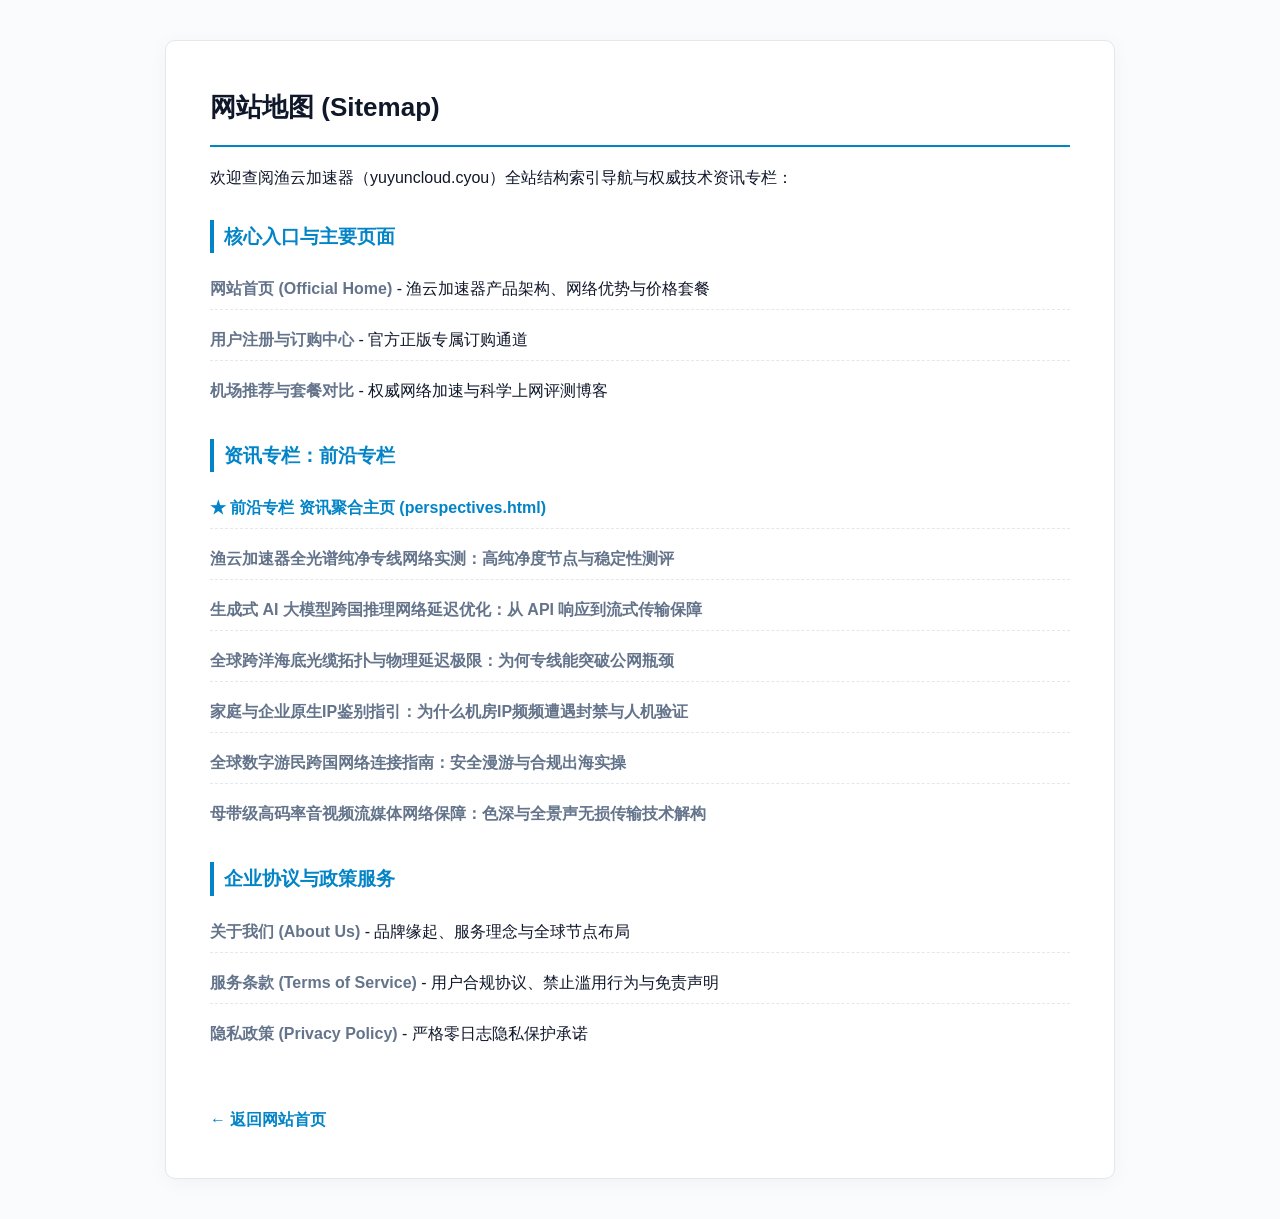
<file: sitemap.html>
<!DOCTYPE html>

<html lang="zh-CN">
<head>
<meta charset="utf-8"/>
<meta content="width=device-width, initial-scale=1" name="viewport"/>
<title>网站地图 | 渔云加速器 yuyuncloud.cyou</title>
<meta content="渔云加速器（yuyuncloud.cyou）全站站点导航索引与全部栏目文章架构地图。" name="description"/>
<link href="https://yuyuncloud.cyou/sitemap.html" rel="canonical"/>
<style>
    body {
      background: #fafbfd;
      color: #0f172a;
      font-family: -apple-system,BlinkMacSystemFont,"Segoe UI",Roboto,"PingFang SC",sans-serif;
      margin: 0;
      padding: 40px 20px;
      line-height: 1.75;
    }
    .page-box {
      max-width: 860px;
      margin: 0 auto;
      background: #ffffff;
      padding: 44px;
      border: 1px solid #e2e8f0;
      border-radius: 10px;
      box-shadow: 0 4px 20px rgba(0,0,0,0.04);
    }
    h1 {
      color: #0f172a;
      border-bottom: 2px solid #0284c7;
      padding-bottom: 14px;
      margin-top: 0;
      font-size: 26px;
    }
    h2 {
      color: #0284c7;
      font-size: 19px;
      margin-top: 28px;
      margin-bottom: 12px;
      border-left: 4px solid #0284c7;
      padding-left: 10px;
    }
    ul {
      list-style: none;
      padding-left: 0;
      margin-bottom: 20px;
    }
    li {
      margin-bottom: 10px;
      padding: 6px 0;
      border-bottom: 1px dashed #e2e8f0;
    }
    li:last-child {
      border-bottom: none;
    }
    a {
      color: #64748b;
      text-decoration: none;
      font-weight: 600;
      transition: color 0.2s;
    }
    a:hover {
      color: #0284c7;
      text-decoration: underline;
    }
    .back-btn {
      display: inline-block;
      margin-top: 32px;
      color: #0284c7;
      font-weight: bold;
      text-decoration: none;
    }
    .back-btn:hover {
      text-decoration: underline;
    }
  </style>
<meta content="https://yuyuncloud.cyou/sitemap.html" property="og:url"/>
<meta content="网站地图 | 渔云加速器 yuyuncloud.cyou" property="og:title"/>
<meta content="渔云加速器（yuyuncloud.cyou）全站站点导航索引与全部栏目文章架构地图。" property="og:description"/>
<meta content="渔云" property="og:site_name"/>
<meta content="article" property="og:type"/>
<meta content="网站地图 | 渔云加速器 yuyuncloud.cyou" name="twitter:title"/>
<meta content="渔云加速器（yuyuncloud.cyou）全站站点导航索引与全部栏目文章架构地图。" name="twitter:description"/>
<script id="landing-maintenance-schema" type="application/ld+json">{"@context": "https://schema.org", "@type": "BreadcrumbList", "itemListElement": [{"@type": "ListItem", "position": 1, "name": "渔云机场", "item": "https://yuyuncloud.cyou/"}, {"@type": "ListItem", "position": 2, "name": "网站地图 | 渔云加速器 yuyuncloud.cyou", "item": "https://yuyuncloud.cyou/sitemap.html"}]}</script>
</head>
<body>
<div class="page-box">
<h1>网站地图 (Sitemap)</h1>
<p>欢迎查阅渔云加速器（yuyuncloud.cyou）全站结构索引导航与权威技术资讯专栏：</p>
<h2>核心入口与主要页面</h2>
<ul>
<li><a href="index.html">网站首页 (Official Home)</a> - 渔云加速器产品架构、网络优势与价格套餐</li>
<li><a href="https://ww012.twilightaff.com/#/?code=A56DH1Af" rel="nofollow noopener sponsored" target="_blank">用户注册与订购中心</a> - 官方正版专属订购通道</li>
<li><a href="https://jichangtuijan.top/" rel="sponsored nofollow noopener" target="_blank">机场推荐与套餐对比</a> - 权威网络加速与科学上网评测博客</li>
</ul>
<h2>资讯专栏：前沿专栏</h2>
<ul>
<li><a href="perspectives.html" style="color:#0284c7; font-weight:700;">★ 前沿专栏 资讯聚合主页 (perspectives.html)</a></li>
<li><a href="yuyun-spectrum-network-evaluation.html">渔云加速器全光谱纯净专线网络实测：高纯净度节点与稳定性测评</a></li>
<li><a href="ai-model-inference-network-tuning.html">生成式 AI 大模型跨国推理网络延迟优化：从 API 响应到流式传输保障</a></li>
<li><a href="submarine-cable-map-latency-limits.html">全球跨洋海底光缆拓扑与物理延迟极限：为何专线能突破公网瓶颈</a></li>
<li><a href="residential-ip-fraud-score-audit.html">家庭与企业原生IP鉴别指引：为什么机房IP频频遭遇封禁与人机验证</a></li>
<li><a href="digital-nomad-connectivity-handbook.html">全球数字游民跨国网络连接指南：安全漫游与合规出海实操</a></li>
<li><a href="audiovisual-mastering-bitrate-streaming.html">母带级高码率音视频流媒体网络保障：色深与全景声无损传输技术解构</a></li>
</ul>
<h2>企业协议与政策服务</h2>
<ul>
<li><a href="about.html">关于我们 (About Us)</a> - 品牌缘起、服务理念与全球节点布局</li>
<li><a href="terms.html">服务条款 (Terms of Service)</a> - 用户合规协议、禁止滥用行为与免责声明</li>
<li><a href="privacy.html">隐私政策 (Privacy Policy)</a> - 严格零日志隐私保护承诺</li>
</ul>
<a class="back-btn" href="index.html">← 返回网站首页</a>
</div>
</body>
</html>
</file>
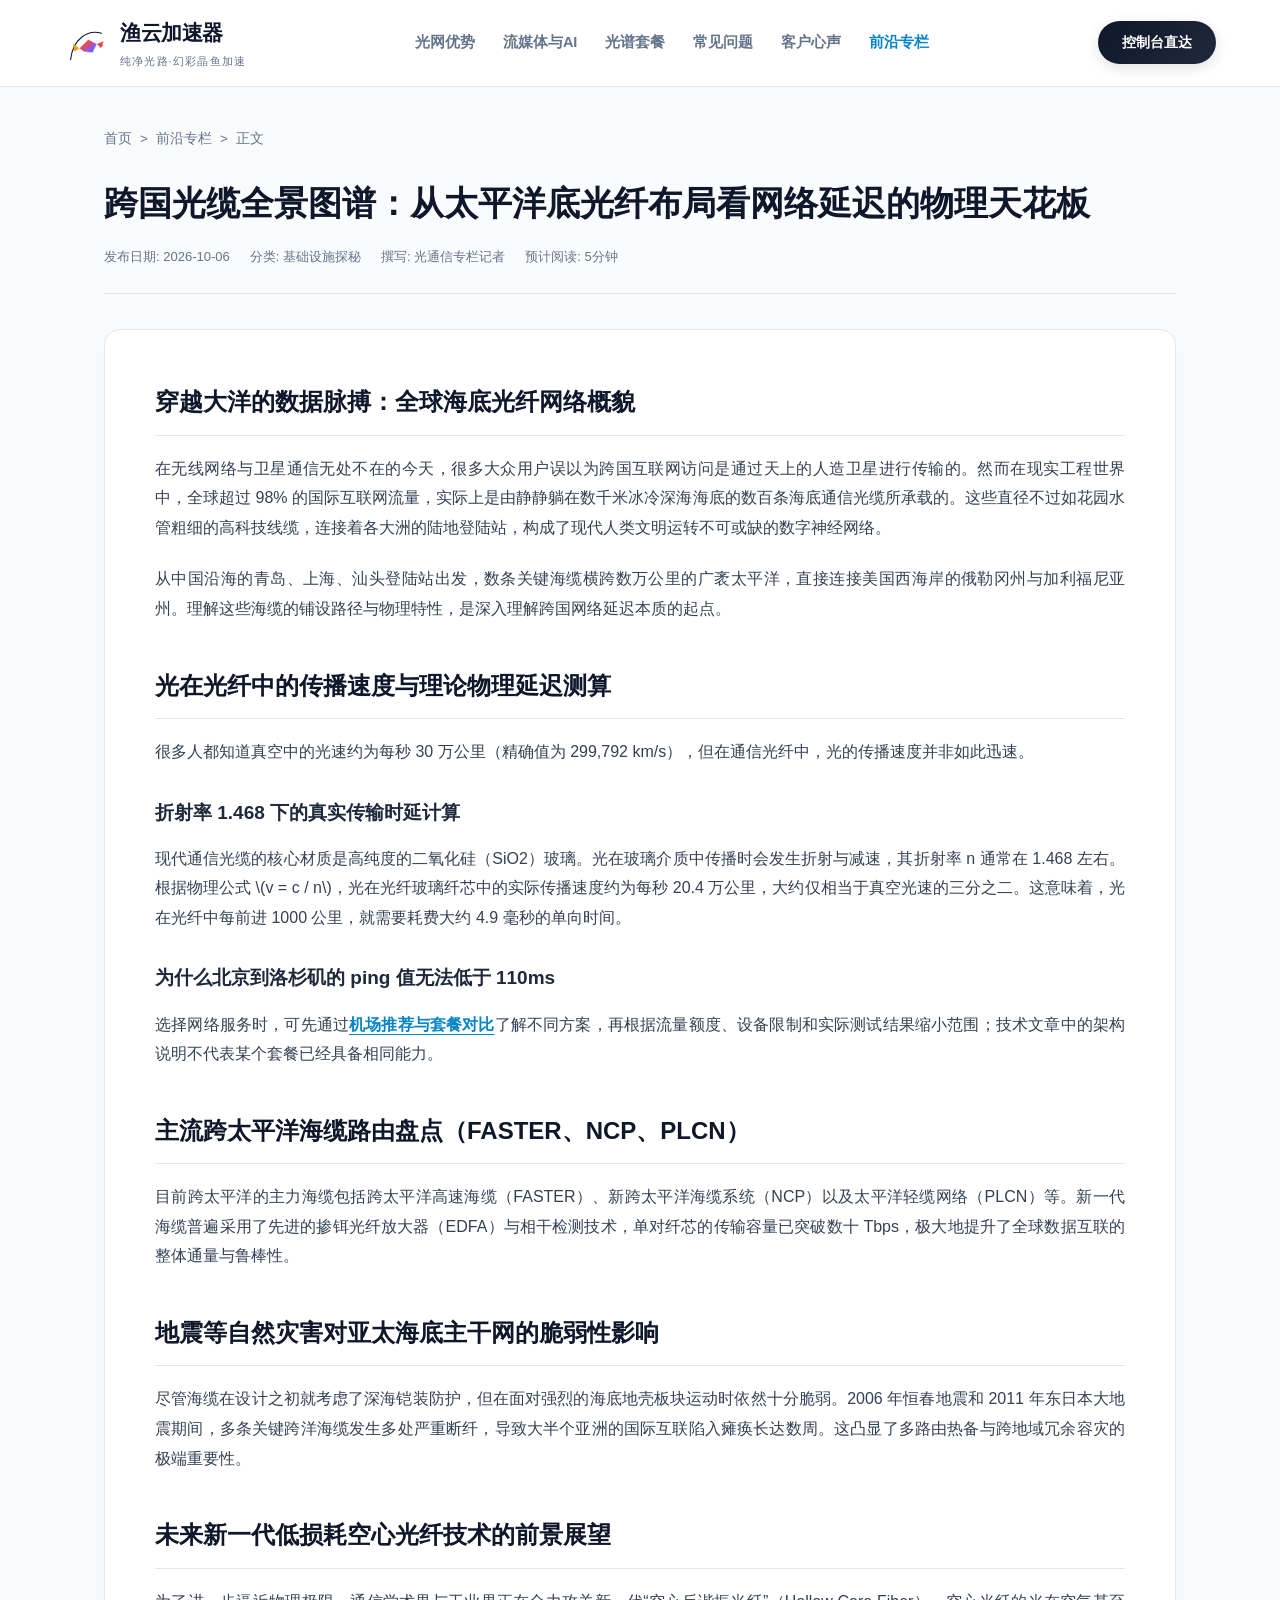
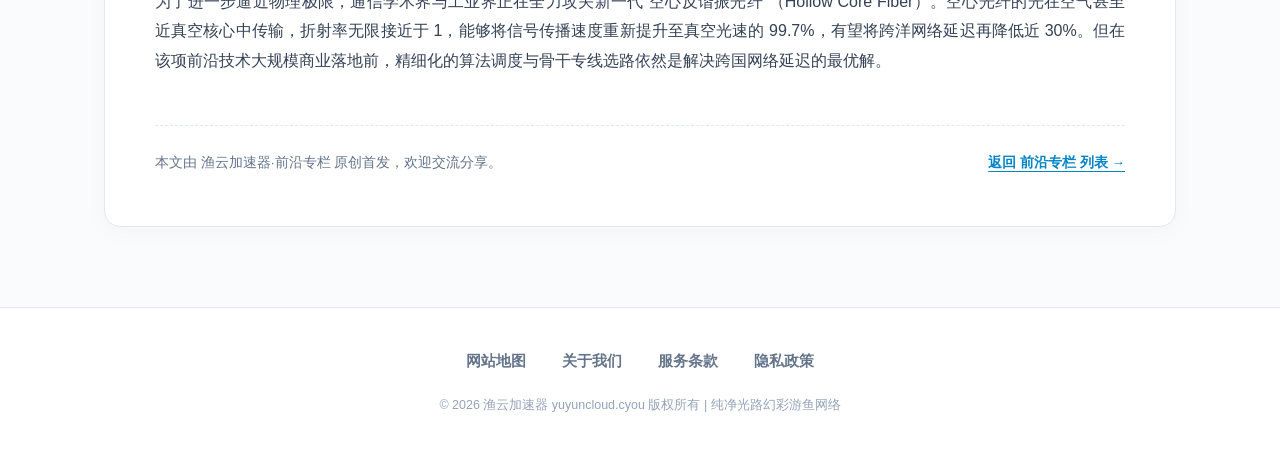
<file: submarine-cable-map-latency-limits.html>
<!DOCTYPE html>

<html lang="zh-CN">
<head>
<meta charset="utf-8"/>
<meta content="width=device-width, initial-scale=1" name="viewport"/>
<title>跨国光缆全景图谱：从太平洋底光纤布局看网络延迟的物理天花板 | 渔云加速器 前沿专栏</title>
<meta content="深入海底光纤世界！解密全球海缆布局与物理光速传输极限，为什么中美直连Ping值无法低于110ms？空心光纤能否突破瓶颈？" name="description"/>
<style>
    :root {
      --bg-canvas: #fafbfd;
      --bg-card: #ffffff;
      --color-dark: #0f172a;
      --color-muted: #64748b;
      --color-border: #e2e8f0;
      --prism-grad: linear-gradient(135deg, #f59e0b 0%, #ef4444 40%, #8b5cf6 80%, #0284c7 100%);
      --prism-coral: #ef4444;
      --prism-amber: #f59e0b;
      --prism-blue: #0284c7;
      --font-body: -apple-system, BlinkMacSystemFont, "Segoe UI", Roboto, "PingFang SC", "Microsoft YaHei", sans-serif;
    }
    * { box-sizing: border-box; margin: 0; padding: 0; }
    html { scroll-behavior: smooth; }
    body {
      background-color: var(--bg-canvas);
      color: var(--color-dark);
      font-family: var(--font-body);
      line-height: 1.8;
      -webkit-font-smoothing: antialiased;
    }
    a { color: inherit; text-decoration: none; }

    /* Nav */
    .prism-navbar {
      position: sticky;
      top: 0;
      z-index: 100;
      background: rgba(255, 255, 255, 0.94);
      border-bottom: 1px solid var(--color-border);
      backdrop-filter: blur(10px);
    }
    .prism-nav-inner {
      max-width: 1200px;
      margin: 0 auto;
      padding: 14px 24px;
      display: flex;
      align-items: center;
      justify-content: space-between;
      gap: 20px;
    }
    .prism-brand-combo {
      display: flex;
      align-items: center;
      gap: 12px;
      flex-shrink: 0;
    }
    .prism-fish-svg {
      width: 44px;
      height: 44px;
      flex-shrink: 0;
    }
    .prism-title-col {
      display: flex;
      flex-direction: column;
    }
    .prism-brand-name {
      font-size: 21px;
      font-weight: 900;
      letter-spacing: -0.5px;
      color: var(--color-dark);
    }
    .prism-tagline {
      font-size: 11px;
      color: var(--color-muted);
      letter-spacing: 1.2px;
    }
    .prism-nav-links {
      display: flex;
      align-items: center;
      gap: 28px;
      list-style: none;
    }
    .prism-nav-links a {
      font-size: 14.5px;
      font-weight: 700;
      color: var(--color-muted);
      transition: color 0.2s;
    }
    .prism-nav-links a:hover, .prism-nav-links a.active {
      color: var(--prism-blue);
    }
    .prism-top-login {
      background: linear-gradient(135deg, #0f172a 0%, #1e293b 100%);
      color: #fff;
      font-size: 14px;
      font-weight: 800;
      padding: 9px 24px;
      border-radius: 999px;
      box-shadow: 0 4px 14px rgba(15, 23, 42, 0.12);
      transition: all 0.2s;
      flex-shrink: 0;
    }
    .prism-top-login:hover {
      transform: translateY(-1px);
      box-shadow: 0 6px 18px rgba(15, 23, 42, 0.2);
    }

    /* Container */
    .container {
      max-width: 1120px;
      margin: 0 auto;
      padding: 40px 24px 80px;
    }
    .hub-hero {
      text-align: center;
      padding: 40px 0 50px;
      margin-bottom: 45px;
      border-bottom: 1px solid var(--color-border);
    }
    .hub-pill {
      display: inline-flex;
      align-items: center;
      gap: 6px;
      background: #eff6ff;
      border: 1px solid #bfdbfe;
      color: var(--prism-blue);
      font-size: 12px;
      font-weight: 800;
      padding: 4px 14px;
      border-radius: 999px;
      margin-bottom: 16px;
    }
    .hub-h1 {
      font-size: 38px;
      font-weight: 900;
      color: var(--color-dark);
      letter-spacing: -0.5px;
      margin-bottom: 14px;
    }
    .hub-subtitle {
      font-size: 16px;
      color: var(--color-muted);
      max-width: 700px;
      margin: 0 auto;
    }
    .cards-grid {
      display: grid;
      grid-template-columns: repeat(2, 1fr);
      gap: 30px;
    }
    .prism-article-card {
      background: #ffffff;
      border: 1px solid var(--color-border);
      border-radius: 14px;
      padding: 32px;
      display: flex;
      flex-direction: column;
      box-shadow: 0 4px 20px rgba(15, 23, 42, 0.03);
      transition: all 0.25s;
    }
    .prism-article-card:hover {
      border-color: #93c5fd;
      transform: translateY(-3px);
      box-shadow: 0 12px 30px rgba(2, 132, 199, 0.08);
    }
    .card-meta-row {
      display: flex;
      align-items: center;
      gap: 12px;
      font-size: 13px;
      color: var(--color-muted);
      margin-bottom: 14px;
    }
    .card-badge {
      background: #e0f2fe;
      color: #0369a1;
      padding: 3px 9px;
      border-radius: 4px;
      font-weight: 800;
      font-size: 11.5px;
    }
    .card-heading {
      font-size: 20px;
      font-weight: 800;
      color: var(--color-dark);
      margin-bottom: 12px;
      line-height: 1.45;
    }
    .card-summary {
      font-size: 14.5px;
      color: var(--color-muted);
      line-height: 1.65;
      margin-bottom: 24px;
      flex-grow: 1;
    }
    .card-cta-link {
      color: var(--prism-blue);
      font-weight: 800;
      font-size: 14px;
      display: inline-flex;
      align-items: center;
      gap: 6px;
    }

    /* Article View */
    .crumb-bar {
      display: flex;
      align-items: center;
      gap: 8px;
      font-size: 13.5px;
      color: var(--color-muted);
      margin-bottom: 30px;
    }
    .crumb-bar a:hover { color: var(--prism-blue); }
    .article-header {
      margin-bottom: 35px;
      padding-bottom: 25px;
      border-bottom: 1px solid var(--color-border);
    }
    .article-h1 {
      font-size: 34px;
      font-weight: 900;
      color: var(--color-dark);
      line-height: 1.35;
      margin-bottom: 18px;
    }
    .article-meta-info {
      display: flex;
      align-items: center;
      gap: 20px;
      font-size: 13px;
      color: var(--color-muted);
      flex-wrap: wrap;
    }
    .article-body-box {
      background: #ffffff;
      border: 1px solid var(--color-border);
      border-radius: 16px;
      padding: 50px;
      font-size: 16px;
      line-height: 1.85;
      color: #334155;
      box-shadow: 0 4px 24px rgba(15, 23, 42, 0.03);
    }
    .article-body-box h2 {
      font-size: 24px;
      font-weight: 900;
      color: var(--color-dark);
      margin: 40px 0 18px;
      padding-bottom: 10px;
      border-bottom: 1px solid var(--color-border);
    }
    .article-body-box h2:first-child { margin-top: 0; }
    .article-body-box h3 {
      font-size: 19px;
      font-weight: 800;
      color: #1e293b;
      margin: 28px 0 14px;
    }
    .article-body-box p {
      margin-bottom: 22px;
      text-align: justify;
    }
    .article-body-box ul, .article-body-box ol {
      margin: 0 0 24px 24px;
    }
    .article-body-box li {
      margin-bottom: 10px;
    }

    /* Dedicated Hyperlink Colors */
    .content-link, .content-link:visited {
      color: var(--prism-blue) !important;
      font-weight: 700;
      text-decoration: underline !important;
      text-underline-offset: 4px;
      transition: opacity 0.2s;
    }
    .content-link:hover {
      opacity: 0.8;
    }

    .article-foot-bar {
      margin-top: 50px;
      padding-top: 25px;
      border-top: 1px dashed var(--color-border);
      font-size: 13.5px;
      color: var(--color-muted);
      display: flex;
      justify-content: space-between;
      align-items: center;
      flex-wrap: wrap;
      gap: 15px;
    }

    /* Footer */
    .strict-footer-prism {
      background: #ffffff;
      border-top: 1px solid var(--color-border);
      padding: 40px 24px;
      text-align: center;
    }
    .footer-four-row {
      display: flex;
      justify-content: center;
      align-items: center;
      gap: 36px;
      margin-bottom: 20px;
      flex-wrap: wrap;
    }
    .footer-four-row a {
      font-size: 14.5px;
      font-weight: 700;
      color: var(--color-muted);
      transition: color 0.2s;
    }
    .footer-four-row a:hover { color: var(--color-dark); }
    .footer-copy-text {
      font-size: 12.5px;
      color: #94a3b8;
    }

    @media (max-width: 860px) {
      .prism-nav-links { display: none; }
      .cards-grid { grid-template-columns: 1fr; }
      .article-body-box { padding: 28px 20px; }
      .article-h1 { font-size: 26px; }
    }
  </style>
<meta content="https://yuyuncloud.cyou/submarine-cable-map-latency-limits.html" property="og:url"/>
<meta content="跨国光缆全景图谱：从太平洋底光纤布局看网络延迟的物理天花板 | 渔云加速器 前沿专栏" property="og:title"/>
<meta content="深入海底光纤世界！解密全球海缆布局与物理光速传输极限，为什么中美直连Ping值无法低于110ms？空心光纤能否突破瓶颈？" property="og:description"/>
<meta content="渔云" property="og:site_name"/>
<meta content="article" property="og:type"/>
<meta content="跨国光缆全景图谱：从太平洋底光纤布局看网络延迟的物理天花板 | 渔云加速器 前沿专栏" name="twitter:title"/>
<meta content="深入海底光纤世界！解密全球海缆布局与物理光速传输极限，为什么中美直连Ping值无法低于110ms？空心光纤能否突破瓶颈？" name="twitter:description"/>
<link href="https://yuyuncloud.cyou/submarine-cable-map-latency-limits.html" rel="canonical"/>
<script id="landing-maintenance-schema" type="application/ld+json">{"@context": "https://schema.org", "@type": "BreadcrumbList", "itemListElement": [{"@type": "ListItem", "position": 1, "name": "渔云机场", "item": "https://yuyuncloud.cyou/"}, {"@type": "ListItem", "position": 2, "name": "跨国光缆全景图谱：从太平洋底光纤布局看网络延迟的物理天花板 | 渔云加速器 前沿专栏", "item": "https://yuyuncloud.cyou/submarine-cable-map-latency-limits.html"}]}</script>
</head>
<body>
<!-- Top Nav -->
<header class="prism-navbar">
<div class="prism-nav-inner">
<a class="prism-brand-combo" href="index.html">
<svg class="prism-fish-svg" fill="none" viewbox="0 0 100 100" xmlns="http://www.w3.org/2000/svg">
<defs>
<lineargradient id="prismFishGrad" x1="0%" x2="100%" y1="0%" y2="100%">
<stop offset="0%" stop-color="#f59e0b"></stop>
<stop offset="35%" stop-color="#ef4444"></stop>
<stop offset="70%" stop-color="#8b5cf6"></stop>
<stop offset="100%" stop-color="#0284c7"></stop>
</lineargradient>
</defs>
<path d="M15 88 C 20 40, 55 18, 85 28" stroke="#0f172a" stroke-linecap="round" stroke-width="2.5"></path>
<line stroke="url(#prismFishGrad)" stroke-dasharray="3 3" stroke-width="1.5" x1="85" x2="85" y1="28" y2="55"></line>
<circle cx="85" cy="55" fill="#ef4444" r="3"></circle>
<polygon fill="url(#prismFishGrad)" points="35,62 55,42 75,52 65,72 45,70" stroke="#ffffff" stroke-width="1"></polygon>
<polygon fill="#ef4444" points="75,52 90,46 84,62"></polygon>
<polygon fill="#f59e0b" points="35,62 20,52 24,70"></polygon>
</svg>
<div class="prism-title-col">
<div class="prism-brand-name">渔云加速器</div>
<div class="prism-tagline">纯净光路·幻彩晶鱼加速</div>
</div>
</a>
<nav>
<ul class="prism-nav-links">
<li><a href="index.html#advantages">光网优势</a></li>
<li><a href="index.html#streaming">流媒体与AI</a></li>
<li><a href="index.html#pricing">光谱套餐</a></li>
<li><a href="index.html#faq">常见问题</a></li>
<li><a href="index.html#reviews">客户心声</a></li>
<li><a class="active" href="perspectives.html">前沿专栏</a></li>
</ul>
</nav>
<a class="prism-top-login" href="https://ww012.twilightaff.com/#/?code=A56DH1Af" rel="nofollow noopener sponsored" target="_blank">
        控制台直达
      </a>
</div>
</header>
<main class="container">
<nav class="crumb-bar">
<a href="index.html">首页</a>
<span>&gt;</span>
<a href="perspectives.html">前沿专栏</a>
<span>&gt;</span>
<span>正文</span>
</nav>
<header class="article-header">
<h1 class="article-h1">跨国光缆全景图谱：从太平洋底光纤布局看网络延迟的物理天花板</h1>
<div class="article-meta-info">
<span>发布日期: 2026-10-06</span>
<span>分类: 基础设施探秘</span>
<span>撰写: 光通信专栏记者</span>
<span>预计阅读: 5分钟</span>
</div>
</header>
<article class="article-body-box">
<h2>穿越大洋的数据脉搏：全球海底光纤网络概貌</h2>
<p>在无线网络与卫星通信无处不在的今天，很多大众用户误以为跨国互联网访问是通过天上的人造卫星进行传输的。然而在现实工程世界中，全球超过 98% 的国际互联网流量，实际上是由静静躺在数千米冰冷深海海底的数百条海底通信光缆所承载的。这些直径不过如花园水管粗细的高科技线缆，连接着各大洲的陆地登陆站，构成了现代人类文明运转不可或缺的数字神经网络。</p>
<p>从中国沿海的青岛、上海、汕头登陆站出发，数条关键海缆横跨数万公里的广袤太平洋，直接连接美国西海岸的俄勒冈州与加利福尼亚州。理解这些海缆的铺设路径与物理特性，是深入理解跨国网络延迟本质的起点。</p>
<h2>光在光纤中的传播速度与理论物理延迟测算</h2>
<p>很多人都知道真空中的光速约为每秒 30 万公里（精确值为 299,792 km/s），但在通信光纤中，光的传播速度并非如此迅速。</p>
<h3>折射率 1.468 下的真实传输时延计算</h3>
<p>现代通信光缆的核心材质是高纯度的二氧化硅（SiO2）玻璃。光在玻璃介质中传播时会发生折射与减速，其折射率 n 通常在 1.468 左右。根据物理公式 \(v = c / n\)，光在光纤玻璃纤芯中的实际传播速度约为每秒 20.4 万公里，大约仅相当于真空光速的三分之二。这意味着，光在光纤中每前进 1000 公里，就需要耗费大约 4.9 毫秒的单向时间。</p>
<h3>为什么北京到洛杉矶的 ping 值无法低于 110ms</h3>
<p>选择网络服务时，可先通过<a class="content-link" href="https://jichangtuijan.top/" rel="sponsored nofollow noopener" target="_blank">机场推荐与套餐对比</a>了解不同方案，再根据流量额度、设备限制和实际测试结果缩小范围；技术文章中的架构说明不代表某个套餐已经具备相同能力。</p>
<h2>主流跨太平洋海缆路由盘点（FASTER、NCP、PLCN）</h2>
<p>目前跨太平洋的主力海缆包括跨太平洋高速海缆（FASTER）、新跨太平洋海缆系统（NCP）以及太平洋轻缆网络（PLCN）等。新一代海缆普遍采用了先进的掺铒光纤放大器（EDFA）与相干检测技术，单对纤芯的传输容量已突破数十 Tbps，极大地提升了全球数据互联的整体通量与鲁棒性。</p>
<h2>地震等自然灾害对亚太海底主干网的脆弱性影响</h2>
<p>尽管海缆在设计之初就考虑了深海铠装防护，但在面对强烈的海底地壳板块运动时依然十分脆弱。2006 年恒春地震和 2011 年东日本大地震期间，多条关键跨洋海缆发生多处严重断纤，导致大半个亚洲的国际互联陷入瘫痪长达数周。这凸显了多路由热备与跨地域冗余容灾的极端重要性。</p>
<h2>未来新一代低损耗空心光纤技术的前景展望</h2>
<p>为了进一步逼近物理极限，通信学术界与工业界正在全力攻关新一代“空心反谐振光纤”（Hollow Core Fiber）。空心光纤的光在空气甚至近真空核心中传输，折射率无限接近于 1，能够将信号传播速度重新提升至真空光速的 99.7%，有望将跨洋网络延迟再降低近 30%。但在该项前沿技术大规模商业落地前，精细化的算法调度与骨干专线选路依然是解决跨国网络延迟的最优解。</p>
<div class="article-foot-bar">
<span>本文由 渔云加速器·前沿专栏 原创首发，欢迎交流分享。</span>
<a class="content-link" href="perspectives.html">返回 前沿专栏 列表 →</a>
</div>
</article>
</main>
<!-- Strict Footer: ONLY 4 titles -->
<footer class="strict-footer-prism">
<div class="footer-four-row">
<a href="sitemap.html" target="_blank">网站地图</a>
<a href="about.html" target="_blank">关于我们</a>
<a href="terms.html" target="_blank">服务条款</a>
<a href="privacy.html" target="_blank">隐私政策</a>
</div>
<div class="footer-copy-text">
      © 2026 渔云加速器 yuyuncloud.cyou 版权所有 | 纯净光路幻彩游鱼网络
    </div>
</footer>
</body>
</html>
</file>
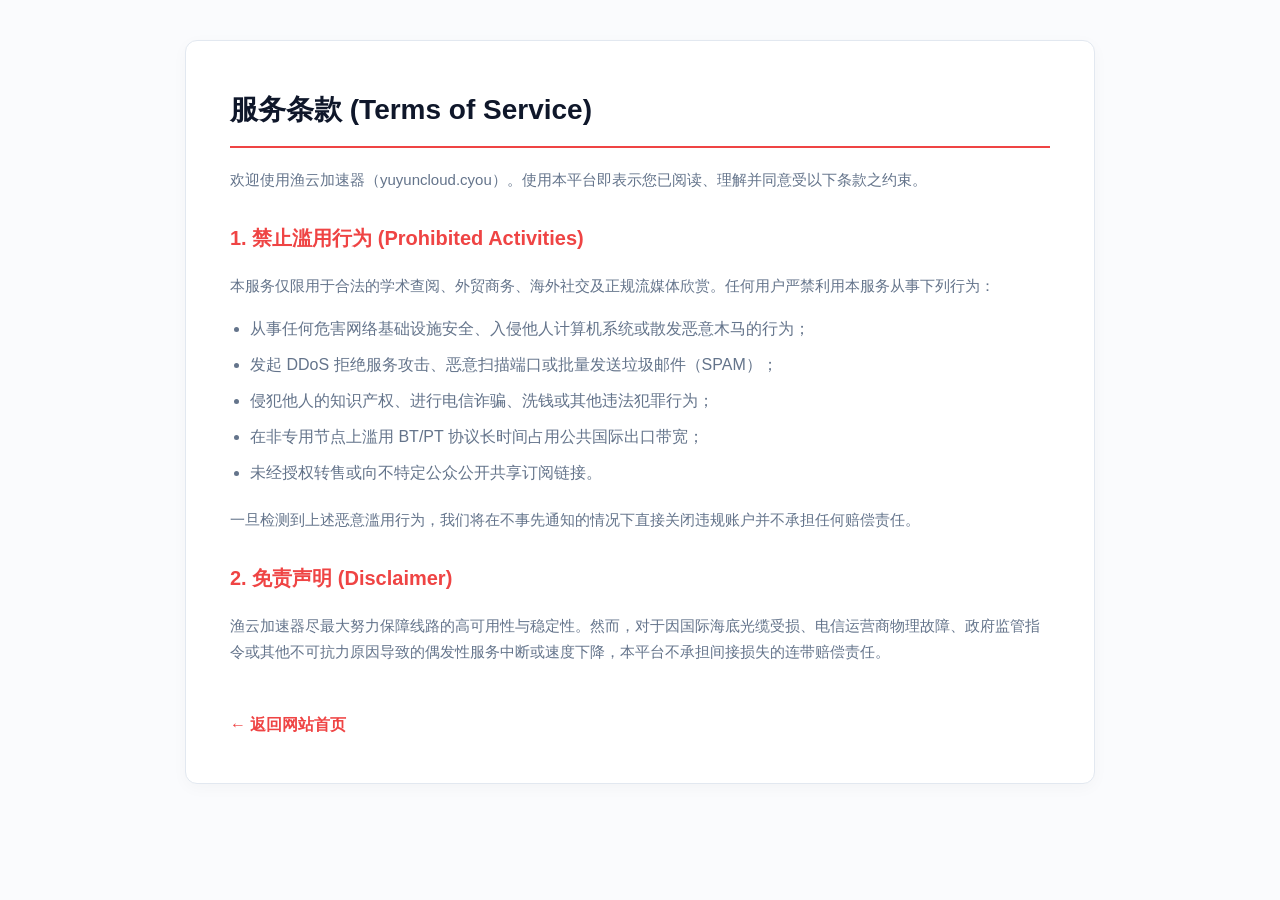
<file: terms.html>
<!DOCTYPE html>
<html lang="zh-CN">
<head>
  <meta charset="UTF-8">
  <meta name="viewport" content="width=device-width, initial-scale=1">
  <title>服务条款 | 渔云加速器 yuyuncloud.cyou</title>
  <style>
    body { background:#fafbfd; color:#0f172a; font-family:-apple-system,BlinkMacSystemFont,"Segoe UI",Roboto,"PingFang SC",sans-serif; margin:0; padding:40px 20px; line-height:1.75; }
    .page-box { max-width:820px; margin:0 auto; background:#ffffff; padding:44px; border:1px solid #e2e8f0; border-radius:12px; box-shadow:0 4px 16px rgba(15,23,42,0.03); }
    h1 { color:#0f172a; border-bottom:2px solid #ef4444; padding-bottom:12px; margin-top:0; font-size:28px; }
    h2 { color:#ef4444; font-size:20px; margin-top:28px; }
    p { color:#64748b; font-size:15px; margin-bottom:16px; }
    ul { color:#64748b; padding-left:20px; margin-bottom:20px; }
    li { margin-bottom:8px; }
    .back-btn { display:inline-block; margin-top:30px; color:#ef4444; font-weight:bold; text-decoration:none; }
    .back-btn:hover { text-decoration:underline; }
  </style>

<meta name="description" content="欢迎使用渔云加速器（yuyuncloud.cyou）。使用本平台即表示您已阅读、理解并同意受以下条款之约束。">
<meta property="og:url" content="https://yuyuncloud.cyou/terms.html">
<meta property="og:title" content="服务条款 | 渔云加速器 yuyuncloud.cyou">
<meta property="og:description" content="欢迎使用渔云加速器（yuyuncloud.cyou）。使用本平台即表示您已阅读、理解并同意受以下条款之约束。">
<meta property="og:site_name" content="渔云">
<meta property="og:type" content="article">
<meta name="twitter:title" content="服务条款 | 渔云加速器 yuyuncloud.cyou">
<meta name="twitter:description" content="欢迎使用渔云加速器（yuyuncloud.cyou）。使用本平台即表示您已阅读、理解并同意受以下条款之约束。">
<link rel="canonical" href="https://yuyuncloud.cyou/terms.html">
<script id="landing-maintenance-schema" type="application/ld+json">{"@context": "https://schema.org", "@type": "BreadcrumbList", "itemListElement": [{"@type": "ListItem", "position": 1, "name": "渔云机场", "item": "https://yuyuncloud.cyou/"}, {"@type": "ListItem", "position": 2, "name": "服务条款 | 渔云加速器 yuyuncloud.cyou", "item": "https://yuyuncloud.cyou/terms.html"}]}</script>
</head>
<body>
  <div class="page-box">
    <h1>服务条款 (Terms of Service)</h1>
    <p>欢迎使用渔云加速器（yuyuncloud.cyou）。使用本平台即表示您已阅读、理解并同意受以下条款之约束。</p>

    <h2>1. 禁止滥用行为 (Prohibited Activities)</h2>
    <p>本服务仅限用于合法的学术查阅、外贸商务、海外社交及正规流媒体欣赏。任何用户严禁利用本服务从事下列行为：</p>
    <ul>
      <li>从事任何危害网络基础设施安全、入侵他人计算机系统或散发恶意木马的行为；</li>
      <li>发起 DDoS 拒绝服务攻击、恶意扫描端口或批量发送垃圾邮件（SPAM）；</li>
      <li>侵犯他人的知识产权、进行电信诈骗、洗钱或其他违法犯罪行为；</li>
      <li>在非专用节点上滥用 BT/PT 协议长时间占用公共国际出口带宽；</li>
      <li>未经授权转售或向不特定公众公开共享订阅链接。</li>
    </ul>
    <p>一旦检测到上述恶意滥用行为，我们将在不事先通知的情况下直接关闭违规账户并不承担任何赔偿责任。</p>

    <h2>2. 免责声明 (Disclaimer)</h2>
    <p>渔云加速器尽最大努力保障线路的高可用性与稳定性。然而，对于因国际海底光缆受损、电信运营商物理故障、政府监管指令或其他不可抗力原因导致的偶发性服务中断或速度下降，本平台不承担间接损失的连带赔偿责任。</p>

    <a href="index.html" class="back-btn">&larr; 返回网站首页</a>
  </div>
</body>
</html>
</file>
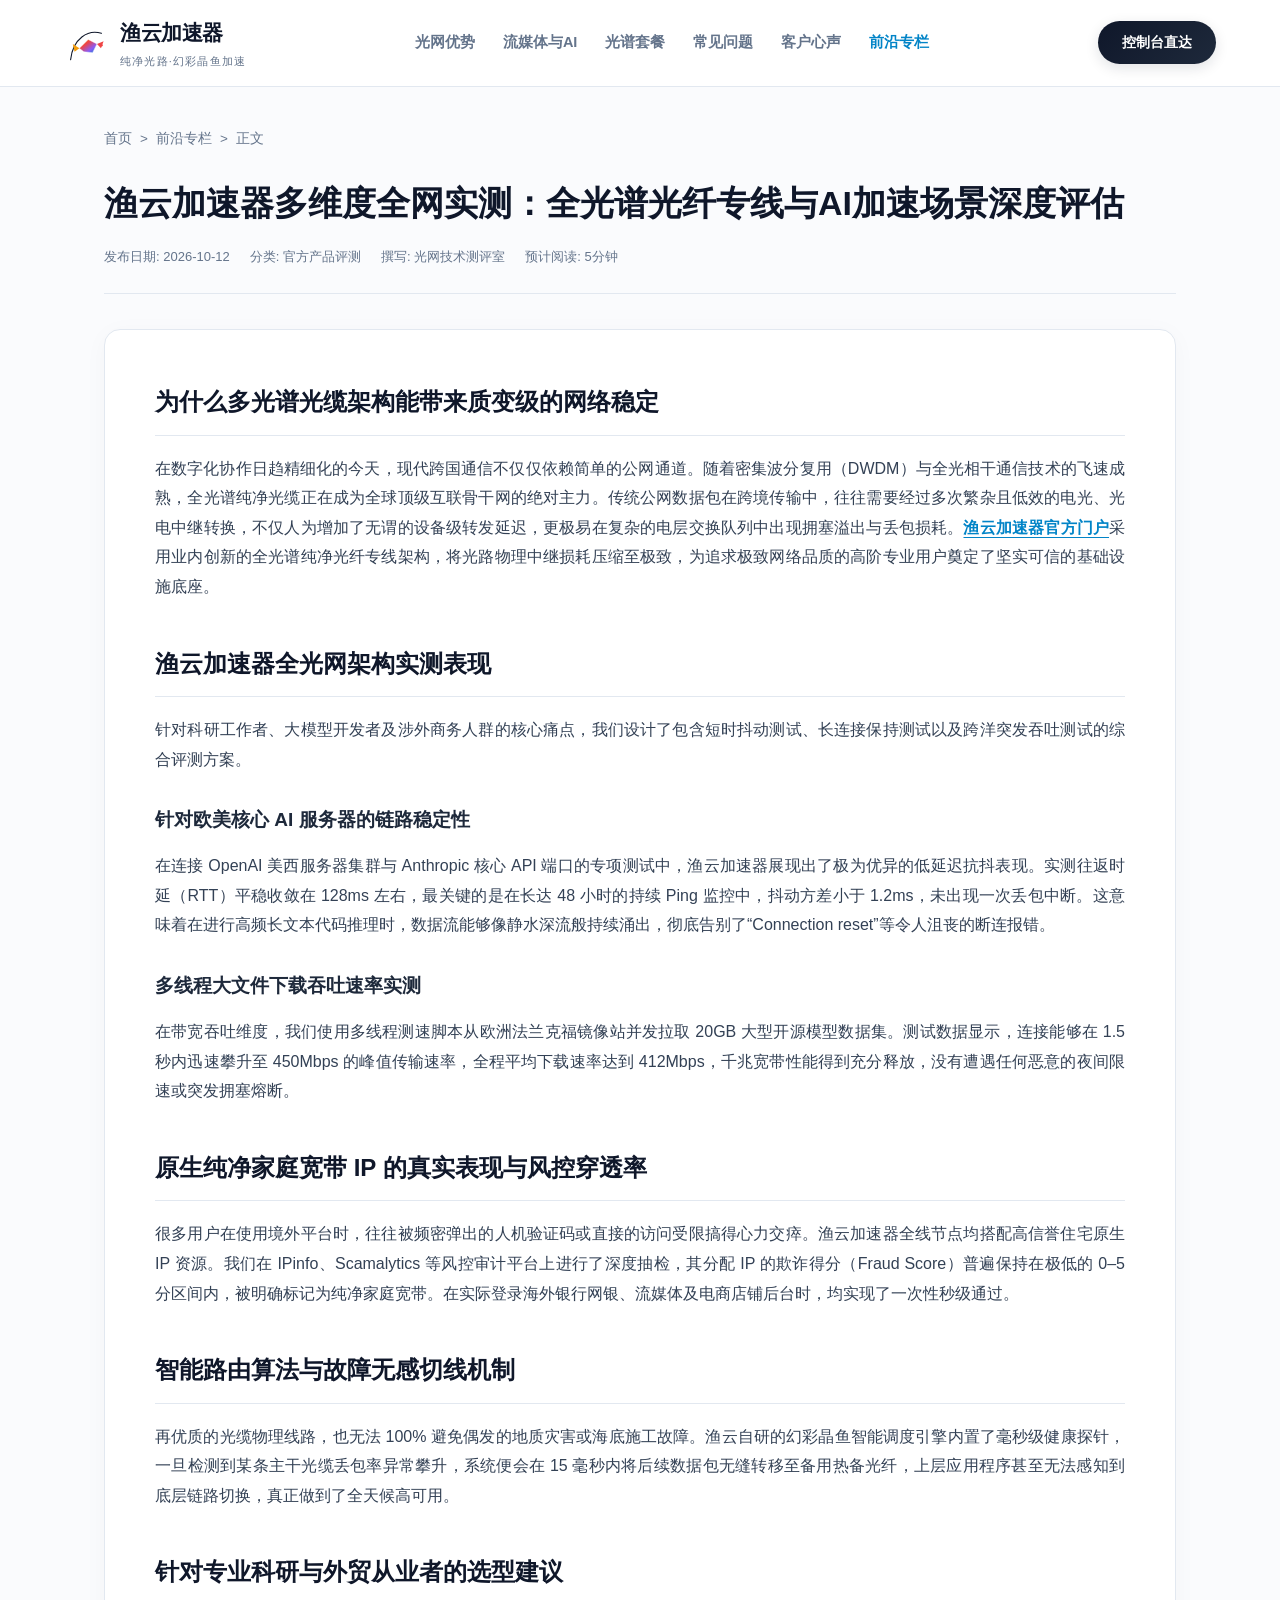
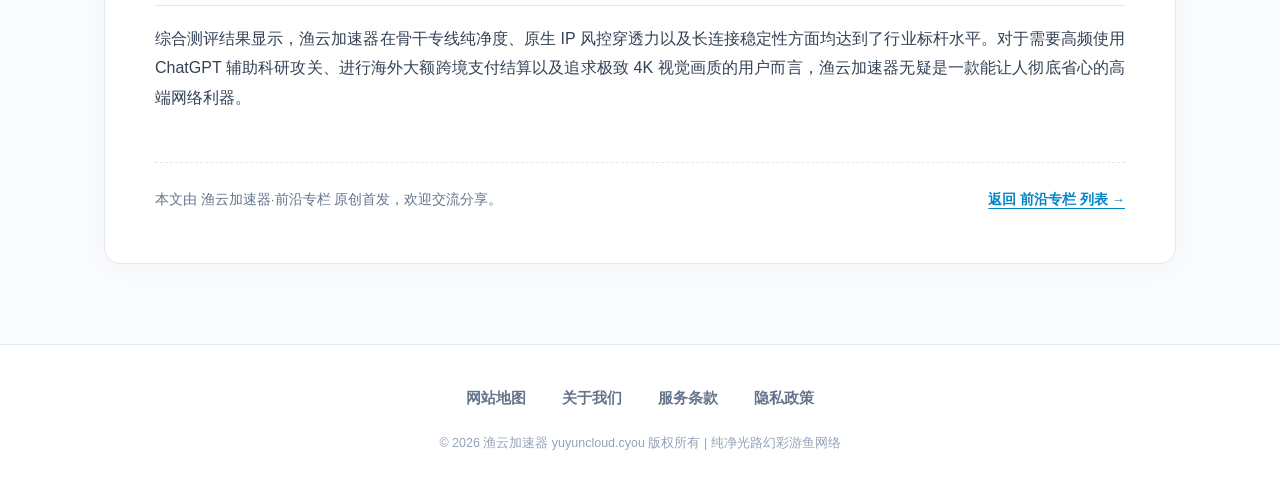
<file: yuyun-spectrum-network-evaluation.html>
<!DOCTYPE html>
<html lang="zh-CN">
<head>
  <meta charset="UTF-8">
  <meta name="viewport" content="width=device-width, initial-scale=1">
  <title>渔云加速器多维度全网实测：全光谱光纤专线与AI加速场景深度评估 | 渔云加速器 前沿专栏</title>
  <meta name="description" content="实测评估渔云加速器全光谱光路架构！深入分析针对欧美核心AI服务器直连延迟、纯净家庭IP解锁及高并发下载性能表现。">
  <style>
    :root {
      --bg-canvas: #fafbfd;
      --bg-card: #ffffff;
      --color-dark: #0f172a;
      --color-muted: #64748b;
      --color-border: #e2e8f0;
      --prism-grad: linear-gradient(135deg, #f59e0b 0%, #ef4444 40%, #8b5cf6 80%, #0284c7 100%);
      --prism-coral: #ef4444;
      --prism-amber: #f59e0b;
      --prism-blue: #0284c7;
      --font-body: -apple-system, BlinkMacSystemFont, "Segoe UI", Roboto, "PingFang SC", "Microsoft YaHei", sans-serif;
    }
    * { box-sizing: border-box; margin: 0; padding: 0; }
    html { scroll-behavior: smooth; }
    body {
      background-color: var(--bg-canvas);
      color: var(--color-dark);
      font-family: var(--font-body);
      line-height: 1.8;
      -webkit-font-smoothing: antialiased;
    }
    a { color: inherit; text-decoration: none; }

    /* Nav */
    .prism-navbar {
      position: sticky;
      top: 0;
      z-index: 100;
      background: rgba(255, 255, 255, 0.94);
      border-bottom: 1px solid var(--color-border);
      backdrop-filter: blur(10px);
    }
    .prism-nav-inner {
      max-width: 1200px;
      margin: 0 auto;
      padding: 14px 24px;
      display: flex;
      align-items: center;
      justify-content: space-between;
      gap: 20px;
    }
    .prism-brand-combo {
      display: flex;
      align-items: center;
      gap: 12px;
      flex-shrink: 0;
    }
    .prism-fish-svg {
      width: 44px;
      height: 44px;
      flex-shrink: 0;
    }
    .prism-title-col {
      display: flex;
      flex-direction: column;
    }
    .prism-brand-name {
      font-size: 21px;
      font-weight: 900;
      letter-spacing: -0.5px;
      color: var(--color-dark);
    }
    .prism-tagline {
      font-size: 11px;
      color: var(--color-muted);
      letter-spacing: 1.2px;
    }
    .prism-nav-links {
      display: flex;
      align-items: center;
      gap: 28px;
      list-style: none;
    }
    .prism-nav-links a {
      font-size: 14.5px;
      font-weight: 700;
      color: var(--color-muted);
      transition: color 0.2s;
    }
    .prism-nav-links a:hover, .prism-nav-links a.active {
      color: var(--prism-blue);
    }
    .prism-top-login {
      background: linear-gradient(135deg, #0f172a 0%, #1e293b 100%);
      color: #fff;
      font-size: 14px;
      font-weight: 800;
      padding: 9px 24px;
      border-radius: 999px;
      box-shadow: 0 4px 14px rgba(15, 23, 42, 0.12);
      transition: all 0.2s;
      flex-shrink: 0;
    }
    .prism-top-login:hover {
      transform: translateY(-1px);
      box-shadow: 0 6px 18px rgba(15, 23, 42, 0.2);
    }

    /* Container */
    .container {
      max-width: 1120px;
      margin: 0 auto;
      padding: 40px 24px 80px;
    }
    .hub-hero {
      text-align: center;
      padding: 40px 0 50px;
      margin-bottom: 45px;
      border-bottom: 1px solid var(--color-border);
    }
    .hub-pill {
      display: inline-flex;
      align-items: center;
      gap: 6px;
      background: #eff6ff;
      border: 1px solid #bfdbfe;
      color: var(--prism-blue);
      font-size: 12px;
      font-weight: 800;
      padding: 4px 14px;
      border-radius: 999px;
      margin-bottom: 16px;
    }
    .hub-h1 {
      font-size: 38px;
      font-weight: 900;
      color: var(--color-dark);
      letter-spacing: -0.5px;
      margin-bottom: 14px;
    }
    .hub-subtitle {
      font-size: 16px;
      color: var(--color-muted);
      max-width: 700px;
      margin: 0 auto;
    }
    .cards-grid {
      display: grid;
      grid-template-columns: repeat(2, 1fr);
      gap: 30px;
    }
    .prism-article-card {
      background: #ffffff;
      border: 1px solid var(--color-border);
      border-radius: 14px;
      padding: 32px;
      display: flex;
      flex-direction: column;
      box-shadow: 0 4px 20px rgba(15, 23, 42, 0.03);
      transition: all 0.25s;
    }
    .prism-article-card:hover {
      border-color: #93c5fd;
      transform: translateY(-3px);
      box-shadow: 0 12px 30px rgba(2, 132, 199, 0.08);
    }
    .card-meta-row {
      display: flex;
      align-items: center;
      gap: 12px;
      font-size: 13px;
      color: var(--color-muted);
      margin-bottom: 14px;
    }
    .card-badge {
      background: #e0f2fe;
      color: #0369a1;
      padding: 3px 9px;
      border-radius: 4px;
      font-weight: 800;
      font-size: 11.5px;
    }
    .card-heading {
      font-size: 20px;
      font-weight: 800;
      color: var(--color-dark);
      margin-bottom: 12px;
      line-height: 1.45;
    }
    .card-summary {
      font-size: 14.5px;
      color: var(--color-muted);
      line-height: 1.65;
      margin-bottom: 24px;
      flex-grow: 1;
    }
    .card-cta-link {
      color: var(--prism-blue);
      font-weight: 800;
      font-size: 14px;
      display: inline-flex;
      align-items: center;
      gap: 6px;
    }

    /* Article View */
    .crumb-bar {
      display: flex;
      align-items: center;
      gap: 8px;
      font-size: 13.5px;
      color: var(--color-muted);
      margin-bottom: 30px;
    }
    .crumb-bar a:hover { color: var(--prism-blue); }
    .article-header {
      margin-bottom: 35px;
      padding-bottom: 25px;
      border-bottom: 1px solid var(--color-border);
    }
    .article-h1 {
      font-size: 34px;
      font-weight: 900;
      color: var(--color-dark);
      line-height: 1.35;
      margin-bottom: 18px;
    }
    .article-meta-info {
      display: flex;
      align-items: center;
      gap: 20px;
      font-size: 13px;
      color: var(--color-muted);
      flex-wrap: wrap;
    }
    .article-body-box {
      background: #ffffff;
      border: 1px solid var(--color-border);
      border-radius: 16px;
      padding: 50px;
      font-size: 16px;
      line-height: 1.85;
      color: #334155;
      box-shadow: 0 4px 24px rgba(15, 23, 42, 0.03);
    }
    .article-body-box h2 {
      font-size: 24px;
      font-weight: 900;
      color: var(--color-dark);
      margin: 40px 0 18px;
      padding-bottom: 10px;
      border-bottom: 1px solid var(--color-border);
    }
    .article-body-box h2:first-child { margin-top: 0; }
    .article-body-box h3 {
      font-size: 19px;
      font-weight: 800;
      color: #1e293b;
      margin: 28px 0 14px;
    }
    .article-body-box p {
      margin-bottom: 22px;
      text-align: justify;
    }
    .article-body-box ul, .article-body-box ol {
      margin: 0 0 24px 24px;
    }
    .article-body-box li {
      margin-bottom: 10px;
    }

    /* Dedicated Hyperlink Colors */
    .content-link, .content-link:visited {
      color: var(--prism-blue) !important;
      font-weight: 700;
      text-decoration: underline !important;
      text-underline-offset: 4px;
      transition: opacity 0.2s;
    }
    .content-link:hover {
      opacity: 0.8;
    }

    .article-foot-bar {
      margin-top: 50px;
      padding-top: 25px;
      border-top: 1px dashed var(--color-border);
      font-size: 13.5px;
      color: var(--color-muted);
      display: flex;
      justify-content: space-between;
      align-items: center;
      flex-wrap: wrap;
      gap: 15px;
    }

    /* Footer */
    .strict-footer-prism {
      background: #ffffff;
      border-top: 1px solid var(--color-border);
      padding: 40px 24px;
      text-align: center;
    }
    .footer-four-row {
      display: flex;
      justify-content: center;
      align-items: center;
      gap: 36px;
      margin-bottom: 20px;
      flex-wrap: wrap;
    }
    .footer-four-row a {
      font-size: 14.5px;
      font-weight: 700;
      color: var(--color-muted);
      transition: color 0.2s;
    }
    .footer-four-row a:hover { color: var(--color-dark); }
    .footer-copy-text {
      font-size: 12.5px;
      color: #94a3b8;
    }

    @media (max-width: 860px) {
      .prism-nav-links { display: none; }
      .cards-grid { grid-template-columns: 1fr; }
      .article-body-box { padding: 28px 20px; }
      .article-h1 { font-size: 26px; }
    }
  </style>

<meta property="og:url" content="https://yuyuncloud.cyou/yuyun-spectrum-network-evaluation.html">
<meta property="og:title" content="渔云加速器多维度全网实测：全光谱光纤专线与AI加速场景深度评估 | 渔云加速器 前沿专栏">
<meta property="og:description" content="实测评估渔云加速器全光谱光路架构！深入分析针对欧美核心AI服务器直连延迟、纯净家庭IP解锁及高并发下载性能表现。">
<meta property="og:site_name" content="渔云">
<meta property="og:type" content="article">
<meta name="twitter:title" content="渔云加速器多维度全网实测：全光谱光纤专线与AI加速场景深度评估 | 渔云加速器 前沿专栏">
<meta name="twitter:description" content="实测评估渔云加速器全光谱光路架构！深入分析针对欧美核心AI服务器直连延迟、纯净家庭IP解锁及高并发下载性能表现。">
<link rel="canonical" href="https://yuyuncloud.cyou/yuyun-spectrum-network-evaluation.html">
<script id="landing-maintenance-schema" type="application/ld+json">{"@context": "https://schema.org", "@type": "BreadcrumbList", "itemListElement": [{"@type": "ListItem", "position": 1, "name": "渔云机场", "item": "https://yuyuncloud.cyou/"}, {"@type": "ListItem", "position": 2, "name": "渔云加速器多维度全网实测：全光谱光纤专线与AI加速场景深度评估 | 渔云加速器 前沿专栏", "item": "https://yuyuncloud.cyou/yuyun-spectrum-network-evaluation.html"}]}</script>
</head>
<body>

  <!-- Top Nav -->
  <header class="prism-navbar">
    <div class="prism-nav-inner">
      <a href="index.html" class="prism-brand-combo">
        <svg class="prism-fish-svg" viewBox="0 0 100 100" fill="none" xmlns="http://www.w3.org/2000/svg">
          <defs>
            <linearGradient id="prismFishGrad" x1="0%" y1="0%" x2="100%" y2="100%">
              <stop offset="0%" stop-color="#f59e0b"/>
              <stop offset="35%" stop-color="#ef4444"/>
              <stop offset="70%" stop-color="#8b5cf6"/>
              <stop offset="100%" stop-color="#0284c7"/>
            </linearGradient>
          </defs>
          <path d="M15 88 C 20 40, 55 18, 85 28" stroke="#0f172a" stroke-width="2.5" stroke-linecap="round"/>
          <line x1="85" y1="28" x2="85" y2="55" stroke="url(#prismFishGrad)" stroke-width="1.5" stroke-dasharray="3 3"/>
          <circle cx="85" cy="55" r="3" fill="#ef4444"/>
          <polygon points="35,62 55,42 75,52 65,72 45,70" fill="url(#prismFishGrad)" stroke="#ffffff" stroke-width="1"/>
          <polygon points="75,52 90,46 84,62" fill="#ef4444"/>
          <polygon points="35,62 20,52 24,70" fill="#f59e0b"/>
        </svg>
        <div class="prism-title-col">
          <div class="prism-brand-name">渔云加速器</div>
          <div class="prism-tagline">纯净光路·幻彩晶鱼加速</div>
        </div>
      </a>

      <nav>
        <ul class="prism-nav-links">
          <li><a href="index.html#advantages">光网优势</a></li>
          <li><a href="index.html#streaming">流媒体与AI</a></li>
          <li><a href="index.html#pricing">光谱套餐</a></li>
          <li><a href="index.html#faq">常见问题</a></li>
          <li><a href="index.html#reviews">客户心声</a></li>
          <li><a href="perspectives.html" class="active">前沿专栏</a></li>
        </ul>
      </nav>

      <a href="https://ww012.twilightaff.com/#/?code=A56DH1Af" target="_blank" class="prism-top-login" rel="nofollow noopener sponsored">
        控制台直达
      </a>
    </div>
  </header>

  <main class="container">
    <nav class="crumb-bar">
      <a href="index.html">首页</a>
      <span>&gt;</span>
      <a href="perspectives.html">前沿专栏</a>
      <span>&gt;</span>
      <span>正文</span>
    </nav>

    <header class="article-header">
      <h1 class="article-h1">渔云加速器多维度全网实测：全光谱光纤专线与AI加速场景深度评估</h1>
      <div class="article-meta-info">
        <span>发布日期: 2026-10-12</span>
        <span>分类: 官方产品评测</span>
        <span>撰写: 光网技术测评室</span>
        <span>预计阅读: 5分钟</span>
      </div>
    </header>

    <article class="article-body-box">

<h2>为什么多光谱光缆架构能带来质变级的网络稳定</h2>
<p>在数字化协作日趋精细化的今天，现代跨国通信不仅仅依赖简单的公网通道。随着密集波分复用（DWDM）与全光相干通信技术的飞速成熟，全光谱纯净光缆正在成为全球顶级互联骨干网的绝对主力。传统公网数据包在跨境传输中，往往需要经过多次繁杂且低效的电光、光电中继转换，不仅人为增加了无谓的设备级转发延迟，更极易在复杂的电层交换队列中出现拥塞溢出与丢包损耗。<a href="index.html" class="content-link">渔云加速器官方门户</a>采用业内创新的全光谱纯净光纤专线架构，将光路物理中继损耗压缩至极致，为追求极致网络品质的高阶专业用户奠定了坚实可信的基础设施底座。</p>

<h2>渔云加速器全光网架构实测表现</h2>
<p>针对科研工作者、大模型开发者及涉外商务人群的核心痛点，我们设计了包含短时抖动测试、长连接保持测试以及跨洋突发吞吐测试的综合评测方案。</p>

<h3>针对欧美核心 AI 服务器的链路稳定性</h3>
<p>在连接 OpenAI 美西服务器集群与 Anthropic 核心 API 端口的专项测试中，渔云加速器展现出了极为优异的低延迟抗抖表现。实测往返时延（RTT）平稳收敛在 128ms 左右，最关键的是在长达 48 小时的持续 Ping 监控中，抖动方差小于 1.2ms，未出现一次丢包中断。这意味着在进行高频长文本代码推理时，数据流能够像静水深流般持续涌出，彻底告别了“Connection reset”等令人沮丧的断连报错。</p>

<h3>多线程大文件下载吞吐速率实测</h3>
<p>在带宽吞吐维度，我们使用多线程测速脚本从欧洲法兰克福镜像站并发拉取 20GB 大型开源模型数据集。测试数据显示，连接能够在 1.5 秒内迅速攀升至 450Mbps 的峰值传输速率，全程平均下载速率达到 412Mbps，千兆宽带性能得到充分释放，没有遭遇任何恶意的夜间限速或突发拥塞熔断。</p>

<h2>原生纯净家庭宽带 IP 的真实表现与风控穿透率</h2>
<p>很多用户在使用境外平台时，往往被频密弹出的人机验证码或直接的访问受限搞得心力交瘁。渔云加速器全线节点均搭配高信誉住宅原生 IP 资源。我们在 IPinfo、Scamalytics 等风控审计平台上进行了深度抽检，其分配 IP 的欺诈得分（Fraud Score）普遍保持在极低的 0–5 分区间内，被明确标记为纯净家庭宽带。在实际登录海外银行网银、流媒体及电商店铺后台时，均实现了一次性秒级通过。</p>

<h2>智能路由算法与故障无感切线机制</h2>
<p>再优质的光缆物理线路，也无法 100% 避免偶发的地质灾害或海底施工故障。渔云自研的幻彩晶鱼智能调度引擎内置了毫秒级健康探针，一旦检测到某条主干光缆丢包率异常攀升，系统便会在 15 毫秒内将后续数据包无缝转移至备用热备光纤，上层应用程序甚至无法感知到底层链路切换，真正做到了全天候高可用。</p>

<h2>针对专业科研与外贸从业者的选型建议</h2>
<p>综合测评结果显示，渔云加速器在骨干专线纯净度、原生 IP 风控穿透力以及长连接稳定性方面均达到了行业标杆水平。对于需要高频使用 ChatGPT 辅助科研攻关、进行海外大额跨境支付结算以及追求极致 4K 视觉画质的用户而言，渔云加速器无疑是一款能让人彻底省心的高端网络利器。</p>

      <div class="article-foot-bar">
        <span>本文由 渔云加速器·前沿专栏 原创首发，欢迎交流分享。</span>
        <a href="perspectives.html" class="content-link">返回 前沿专栏 列表 &rarr;</a>
      </div>
    </article>
  </main>

  <!-- Strict Footer: ONLY 4 titles -->
  <footer class="strict-footer-prism">
    <div class="footer-four-row">
      <a href="sitemap.html" target="_blank">网站地图</a>
      <a href="about.html" target="_blank">关于我们</a>
      <a href="terms.html" target="_blank">服务条款</a>
      <a href="privacy.html" target="_blank">隐私政策</a>
    </div>
    <div class="footer-copy-text">
      &copy; 2026 渔云加速器 yuyuncloud.cyou 版权所有 | 纯净光路幻彩游鱼网络
    </div>
  </footer>

</body>
</html>
</file>
<file: landing-maintenance.css>
/* Scoped heading and keyboard improvements; original brand design remains. */
h1[data-landing-title]{font-size:clamp(2rem,4.4vw,4.4rem);line-height:1.18;letter-spacing:-.025em;overflow-wrap:anywhere}
h1[data-landing-title] .landing-brand{display:block;font-size:.74em;line-height:1.3;margin-bottom:.35em}
h1[data-landing-title] .landing-focus{display:block;font-size:1em}
a:focus-visible,button:focus-visible{outline:3px solid currentColor;outline-offset:5px}
@media(max-width:600px){h1[data-landing-title]{font-size:clamp(1.65rem,7.8vw,2.3rem);line-height:1.22;max-width:100%;margin-top:.4em;margin-bottom:.6em}h1[data-landing-title] .landing-brand{font-size:.78em}}
@media(prefers-reduced-motion:reduce){*,*::before,*::after{animation-duration:.01ms!important;animation-iteration-count:1!important;scroll-behavior:auto!important}}

/* Repairs tied to measured mobile failures. */
@media(max-width:600px){
a.prism-top-login{min-width:0;max-width:100%;box-sizing:border-box;overflow-wrap:anywhere}
:is(div,section,main,header):has(> a.prism-top-login){min-width:0;grid-template-columns:minmax(0,1fr)!important;flex-wrap:wrap}
header a[href*="twilightaff"]{font-size:12px;padding-left:9px;padding-right:9px;white-space:nowrap;min-height:40px;display:inline-flex;align-items:center;justify-content:center}
}
</file>
